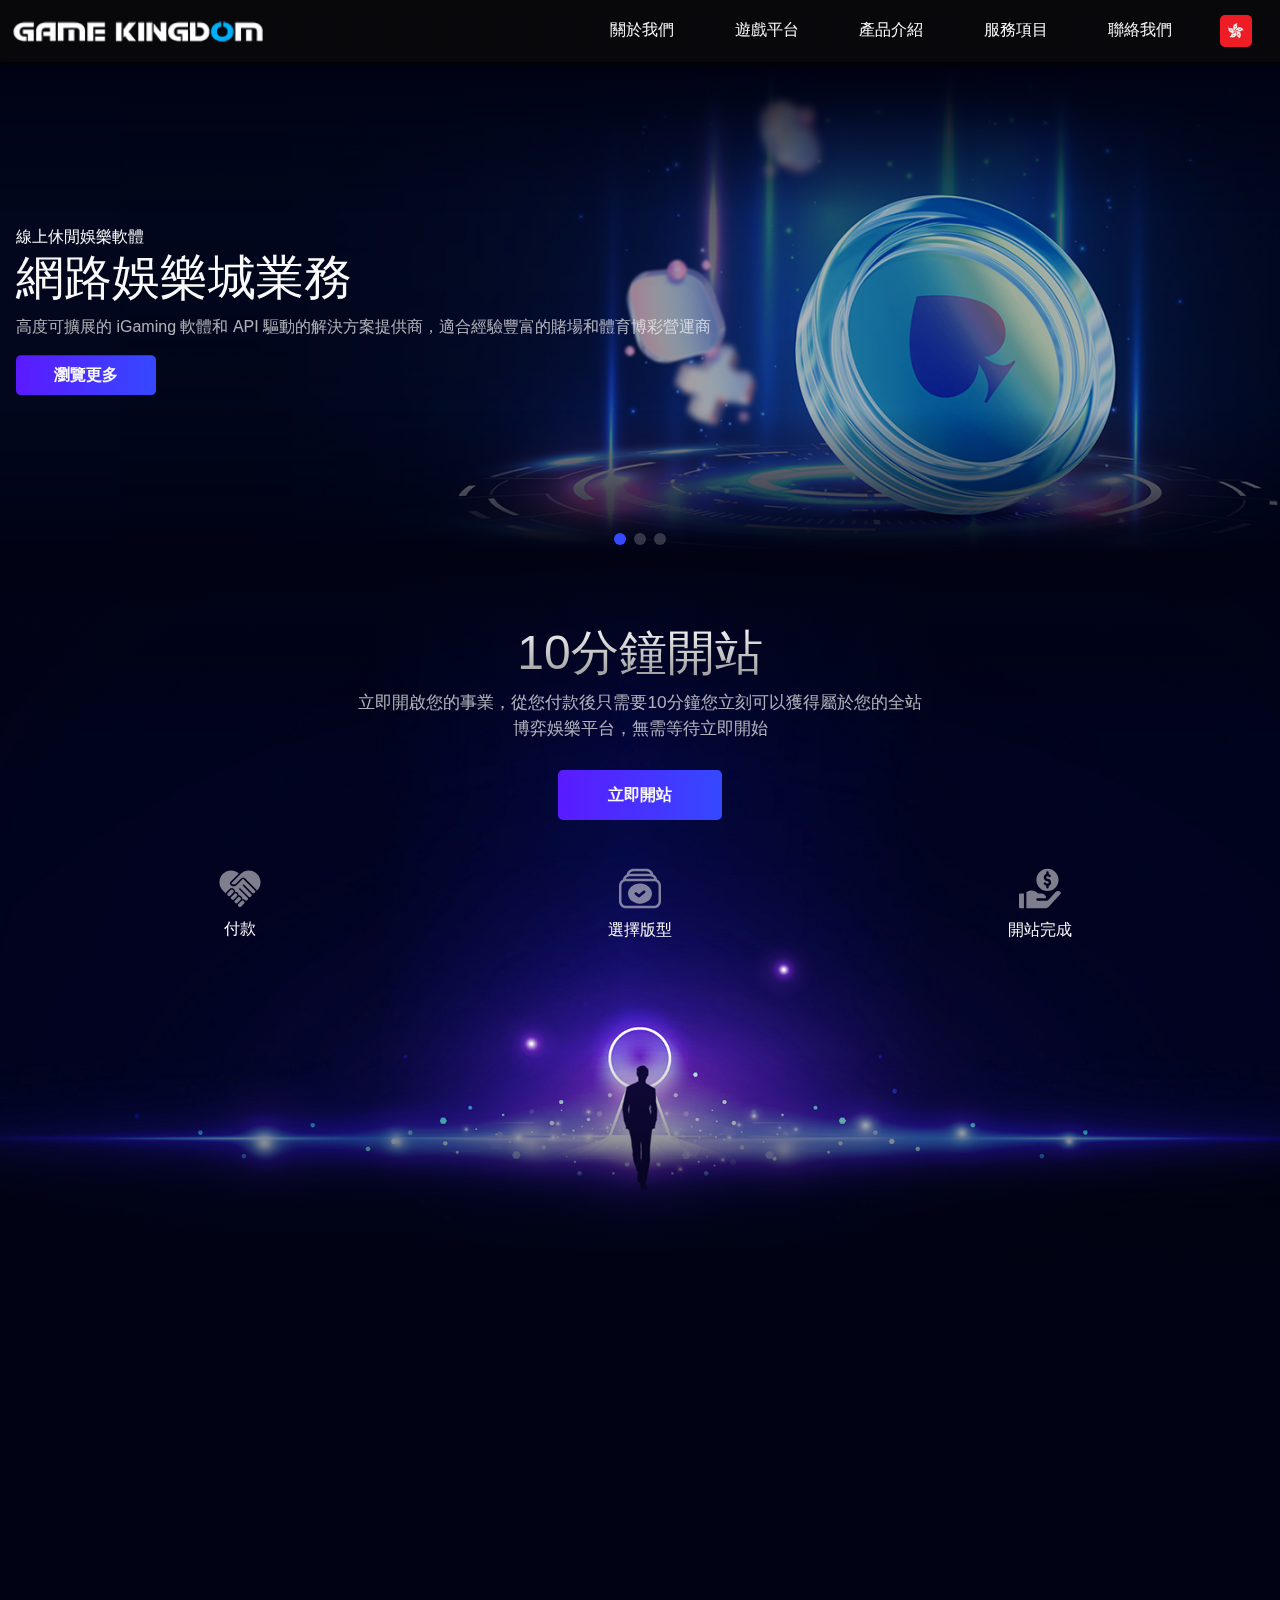
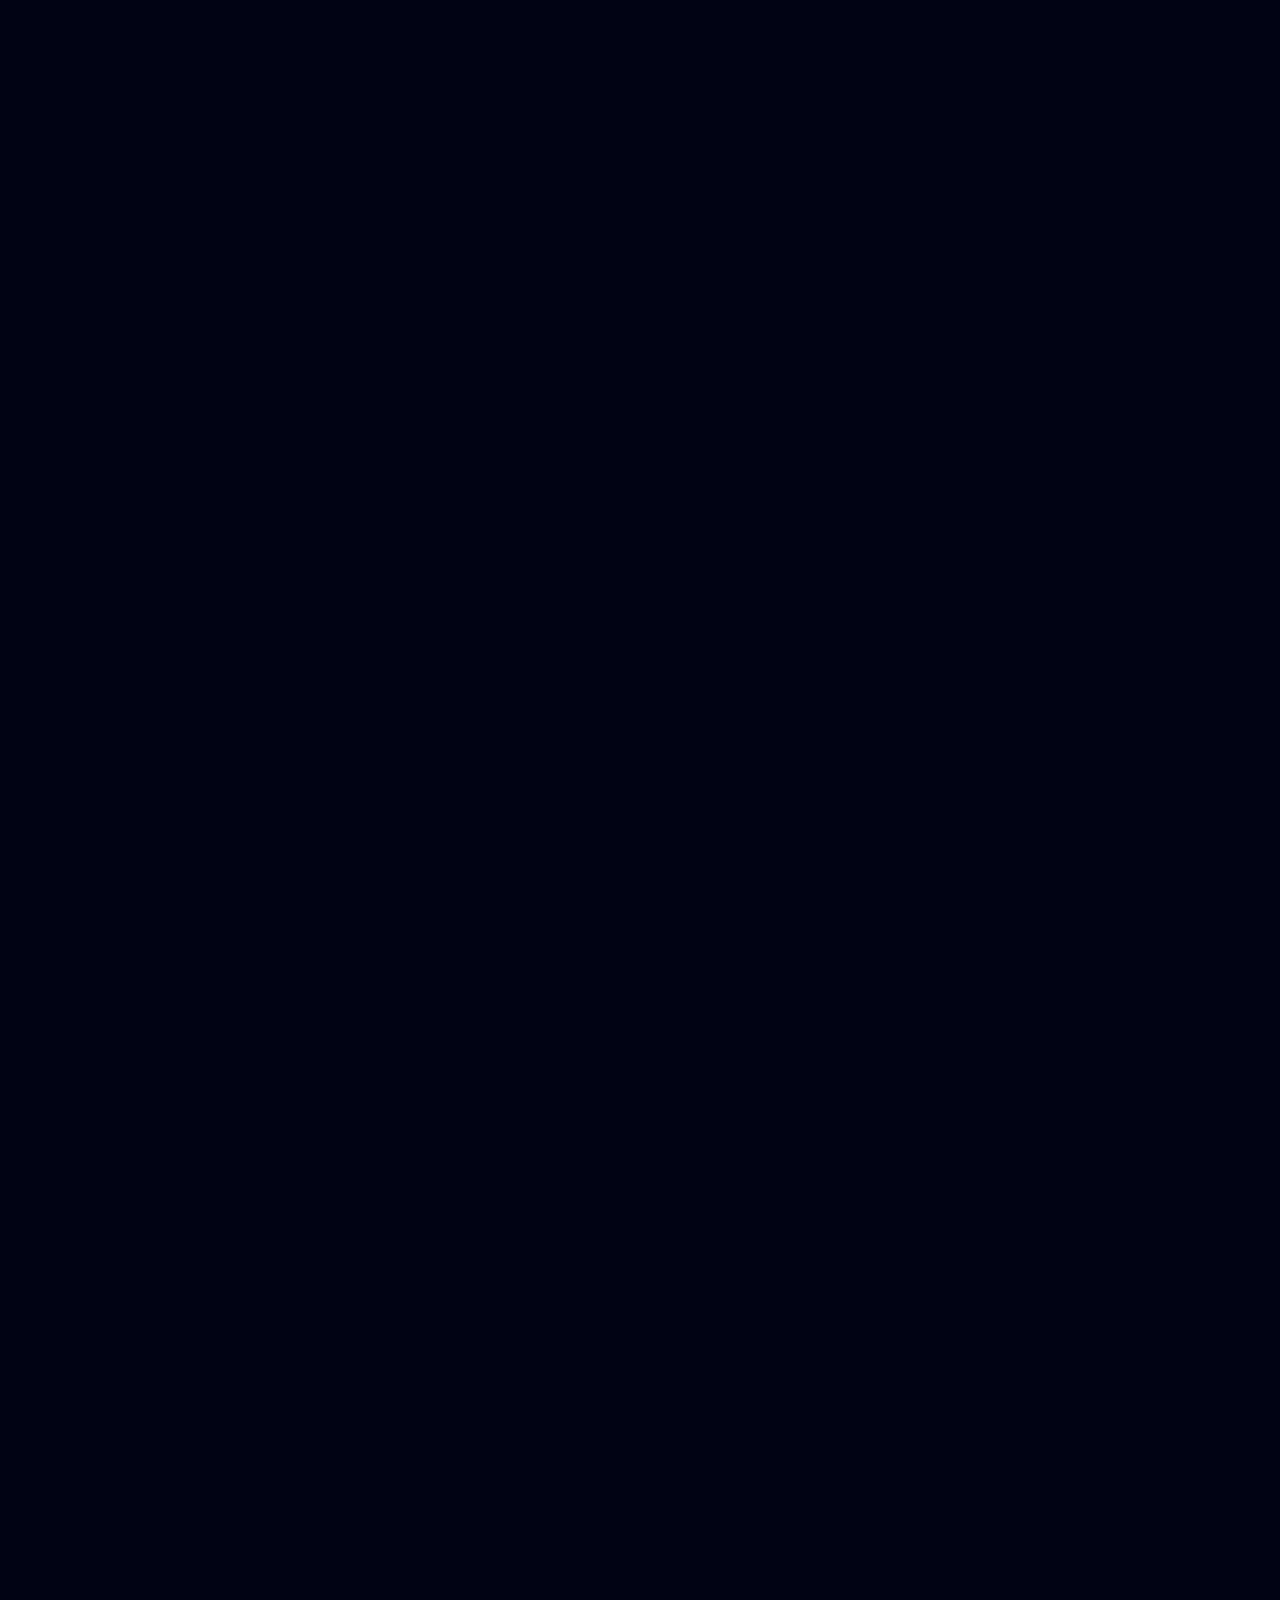
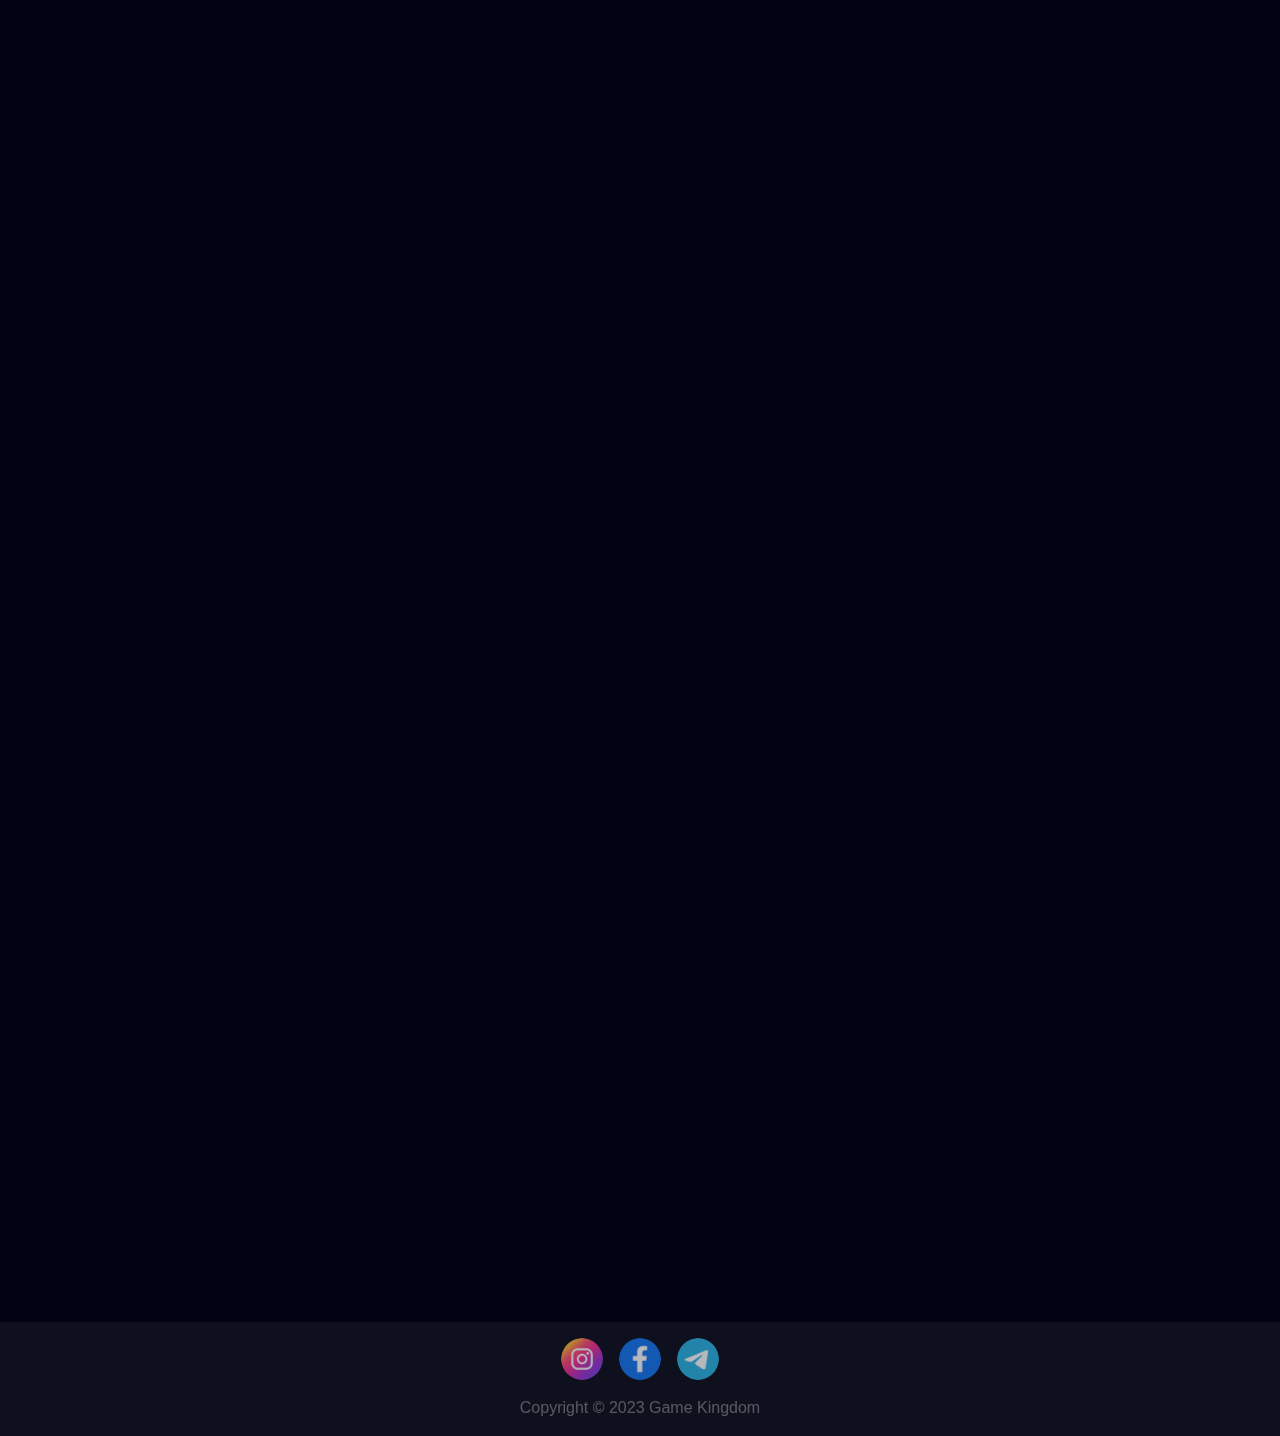
<file: index.html>
<!DOCTYPE html>
<html lang="en">

<head>
  <meta charset="UTF-8">
  <meta name="viewport" content="width=device-width, initial-scale=1.0">
  <title>Game Kingdom</title>
  <link rel="icon" href="images/icon.png" type="image/gif" sizes="16x16">
  <!-- <link rel="stylesheet" href="https://fonts.googleapis.com/icon?family=Material+Icons"> -->
  <link rel='stylesheet' href='css/bootstrap.min.css'>
  <!-- <link rel='stylesheet' href='https://cdnjs.cloudflare.com/ajax/libs/font-awesome/4.7.0/css/font-awesome.min.css'> -->
  <link rel="stylesheet" href="css/plugins.css">
  <link rel="stylesheet" href="layout.css">
  <link rel="stylesheet" href="menu.css">
  <script src='js/jquery.min.js'></script>
  <!--  -->
  <!-- <link rel="stylesheet" href="css/flaticon.css"> -->
  <!-- <link rel="stylesheet" href="css/animate.css"> -->
  <!-- <link rel="stylesheet" href="css/swiper.min.css"> -->
  <!-- <link rel="stylesheet" href="css/slider-big.css"> -->
  <!-- banner slider -->
  <link rel="stylesheet" href="swiper-bigger/swiper.css">
  <link rel="stylesheet" href="swiper-bigger/swiper-slide.css">
  <!-- local interface -->
  <link rel="stylesheet" href="css/slider-ui.css">
  <!-- feedback -->
  <link rel="stylesheet" href="owl-carousel/owl-example.css">
  <!-- <link rel="stylesheet" href="owl-carousel/owl.carousel.css"> -->
  <link rel="stylesheet" href="owl-carousel/owl.theme.css">
  <!-- QA -->
  <link rel="stylesheet" href="css/accordion.css">

</head>

<body>
  <div class="over-menu"></div>
  <header>
    <div class="desk-menu">
      <div class="logo">
        <div class="logo-adn"><a title="" href="">Game <span>Kingdom</span></a></div>
      </div>
      <div class="menu-container">
        <div class="menu-header-container">
          <ul id="cd-primary-nav" class="menu">
            <li class="menu-item menu-item-has-children">
              <a href="about.html">關於我們</a>
              <ul class="sub-menu">
                <li class="menu-item"><a href="about.html">品牌優勢</a></li>
                <li class="menu-item"><a href="about.html#02">我們的優勢</a></li>
              </ul>
            </li>
            <li class="menu-item"><a href="game.html">遊戲平台</a></li>
            <!-- <li class="menu-item"><a href="solution.html">解決方案</a></li> -->
            <li class="menu-item menu-item-has-children">
              <a>產品介紹</a>
              <ul class="sub-menu">
                <li class="menu-item"><a href="product.html">用戶介面</a></li>
                <li class="menu-item"><a href="product.html#02">後台系統</a></li>
                <li class="menu-item"><a href="product.html#03">建站流程</a></li>
              </ul>
            </li>
            <li class="menu-item menu-item-has-children">
              <a>服務項目</a>
              <ul class="sub-menu">
                <li class="menu-item"><a href="service.html">卓越升級</a></li>
                <li class="menu-item"><a href="service.html#02">服務項目</a></li>
              </ul>
            </li>
            <li class="menu-item">
              <a href="contact.html">聯絡我們</a>
            </li>
          </ul>
        </div>
      </div>
      <div class="dropdown">
        <img src="images/flat/lan-hk.png" alt="" onclick="myFunction()" class="dropbtn">
        <div id="myDropdown" class="dropdown-content">
          <li><img src="images/flat/lan-ar.png" alt=""></li>
          <li><img src="images/flat/lan-br.png" alt=""></li>
          <li><img src="images/flat/lan-cn.png" alt=""></li>
          <li><img src="images/flat/lan-ec.png" alt=""></li>
          <li><img src="images/flat/lan-es.png" alt=""></li>
          <li class="active"><img src="images/flat/lan-hk.png" alt=""></li>
          <li><img src="images/flat/lan-hn.png" alt=""></li>
          <li><img src="images/flat/lan-us.png" alt=""></li>
        </div>
      </div>
      <div class="hamburger-menu">
        <div class="bar"></div>
      </div>      
    </div>
  </header>

  <section class="banner">
    <div id="swiper" class="swiper">
      <!-- Additional required wrapper -->
      <div class="swiper-wrapper">
        <div class="swiper-slide">
          <div class="swiper-inner" data-bgimage="url(images/slider/01.webp)">
            <div class="sw-caption">
              <div class="container">
                <div data-swiper-parallax="300" class="slide-title"><span>線上休閒娛樂軟體</span>
                  <h2>網路娛樂城業務</h2>
                </div>
                <div data-swiper-parallax="400" class="slide-text">
                  <p>高度可擴展的 iGaming 軟體和 API 驅動的解決方案提供商，適合經驗豐富的賭場和體育博彩營運商</p>
                </div>
                <div data-swiper-parallax="500">
                  <a class="btn-main" href=""><span>瀏覽更多</span></a>
                </div>
              </div>
            </div>
            <div class="sw-overlay"></div>
          </div>
        </div>
        <div class="swiper-slide">
          <div class="swiper-inner" data-bgimage="url(images/slider/02.webp)">
            <div class="sw-caption">
              <div class="container">
                <div data-swiper-parallax="300" class="slide-title">
                  <h2>打造專屬您的<span>娛樂帝國</span></h2>
                </div>
                <div data-swiper-parallax="400" class="slide-text">
                  <p>GK遊戲王國大量投資發展內部系統、深層最佳化架構、大數據分析，配備全新世界頂尖伺服器及一流雲端技術</p>
                </div>
                <div data-swiper-parallax="500">
                  <a class="btn-main" href=""><span>瀏覽更多</span></a>
                </div>
              </div>
            </div>
            <div class="sw-overlay"></div>
          </div>
        </div>
        <div class="swiper-slide">
          <div class="swiper-inner" data-bgimage="url(images/slider/06.jpg)">
            <div class="sw-caption">
              <div class="container">
                <div data-swiper-parallax="300" class="slide-title">
                  <h2>線上遊戲娛樂新星</h2>
                </div>
                <div data-swiper-parallax="400" class="slide-text">
                  <p>發現市場先機，準備資源基礎，帶領客戶一同探索新市場</p>
                </div>
                <div data-swiper-parallax="500">
                  <a class="btn-main" href=""><span>瀏覽更多</span></a>
                </div>
              </div>
            </div>
            <div class="sw-overlay"></div>
          </div>
        </div>
      </div>
      <!-- swipper controls -->
      <div class="swiper-pagination swiper-pagination-clickable swiper-pagination-bullets">
        <span class="swiper-pagination-bullet swiper-pagination-bullet-active"></span>
        <span class="swiper-pagination-bullet"></span>
        <span class="swiper-pagination-bullet"></span>
      </div>
      <div class="swiper-pagination"></div>
      <div class="swiper-button-prev"></div>
      <div class="swiper-button-next"></div>
      <div class="de-gradient-edge-top"></div>
      <div class="de-gradient-edge-bottom"></div>
      <div class="swiper-scrollbar"></div>
    </div>
  </section>

  <!-- 開站 -->
  <section class="site">
    <div class="open-site">
      <article>
        <h2>10分鐘開站</h2> <small>立即開啟您的事業，從您付款後只需要10分鐘您立刻可以獲得屬於您的全站博弈娛樂平台，無需等待立即開始</small>
      </article>
      <a class="btn-main wow fadeInUp" data-wow-delay="0s"><span>立即開站</span>
        <div class="xiaoguo"></div>
      </a>
      <div class="step-flow">
        <div class="wow fadeInRight" data-wow-delay="0s"><img src="images/svg/main/ico-pay.svg" alt=""><span>付款</span>
        </div>
        <div class="wow fadeInRight" data-wow-delay=".1s"><img src="images/svg/main/ico-template.svg"
            alt=""><span>選擇版型</span></div>
        <div class="wow fadeInRight" data-wow-delay=".2s"><img src="images/svg/main/ico-finish.svg"
            alt=""><span>開站完成</span></div>
      </div>
    </div>
    <div class="bg_index">
      <div class="de-gradient-edge-top"></div>
      <div class="de-gradient-edge-bottom"></div>
    </div>
  </section>

  <div class="container">
    <!-- 我們能提供您 -->
    <section class="container-full">
      <div class="row">
        <div class="subtitle wow fadeInUp" data-wow-delay="0s">
          <article>
            <em>我們是誰</em>
            <h2>我們能提供您</h2><small></small>
          </article>
        </div>
      </div>
      <div class="row support">
        <div class="col-12 col-sm-6 col-md-6 col-lg-3 wow fadeInRight" data-wow-delay="0s">
          <img src="images/icon-member.png" alt="">
          <h5>會員系統</h5>
          <p>想想文字內容，說一下看看吧! 主要是提供網站搭建，系統維護，策劃活動，支付系統，網站域名，網站伺服器。</p>
        </div>
        <div class="col-12 col-sm-6 col-md-6 col-lg-3 wow fadeInRight" data-wow-delay=".1s">
          <img src="images/icon-vip.png" alt="">
          <h5>VIP客製化</h5>
          <p>想想文字內容，說一下看看吧! 主要是提供網站搭建，系統維護，策劃活動，支付系統，網站域名，網站伺服器。</p>
        </div>
        <div class="col-12 col-sm-6 col-md-6 col-lg-3 wow fadeInRight" data-wow-delay=".2s">
          <img src="images/icon-payment.png" alt="">
          <h5>多元支付類型</h5>
          <p>想想文字內容，說一下看看吧! 主要是提供網站搭建，系統維護，策劃活動，支付系統，網站域名，網站伺服器。</p>
        </div>
        <div class="col-12 col-sm-6 col-md-6 col-lg-3 wow fadeInRight" data-wow-delay=".3s">
          <img src="images/icon-agent.png" alt="">
          <h5>代理商機制</h5>
          <p>想想文字內容，說一下看看吧! 主要是提供網站搭建，系統維護，策劃活動，支付系統，網站域名，網站伺服器。</p>
        </div>
      </div>
    </section>
  </div>
  <!-- 熱門遊戲 -->
  <section id="game" class="wow fadeInUp" data-wow-delay="0s">
    <div class="container">
      <div class="container-full">
        <div class="row">
          <div class="subtitle">
            <article>
              <em>我們的產品</em>
              <h2>熱門遊戲</h2>
              <small></small>
            </article>
          </div>
        </div>
        <div class="row g-4">
          <div class="col-lg-2 col-md-4 col-sm-6 col-6">
            <div class="de-item wow">
              <div class="d-overlay">
                <div class="tag"><img src="images/providers2/01_bg.webp" alt=""></div>
                <div class="d-label">Arcade</div>
                <div class="d-text">
                  <h4>Thunder and City</h4>
                  <!-- <p class="d-price">Starting at <span class="price">$14.99</span></p> -->
                  <a class="btn-main btn-fullwidth" href=""><span>遊玩</span></a>
                </div>
              </div>
              <img src="images/game/fc_arcade.webp" class="img-fluid " alt="">
            </div>
          </div>
          <div class="col-lg-2 col-md-4 col-sm-6 col-6">
            <div class="de-item wow">
              <div class="d-overlay">
                <div class="tag"><img src="images/providers2/09_jili.webp" alt=""></div>
                <div class="d-label">Fishing</div>
                <div class="d-text">
                  <h4>StarHunter</h4>
                  <!-- <p class="d-price">Starting at <span class="price">$14.99</span></p> -->
                  <a class="btn-main btn-fullwidth" href=""><span>遊玩</span></a>
                </div>
              </div>
              <img src="images/game/fc_fishing.webp" class="img-fluid " alt="">
            </div>
          </div>
          <div class="col-lg-2 col-md-4 col-sm-6 col-6">
            <div class="de-item wow">
              <div class="d-overlay">
                <div class="tag"><img src="images/providers2/05_fc.webp" alt=""></div>
                <div class="d-label">Slot</div>
                <div class="jp"><img src="images/ui/jp.png" alt=""></div>
                <div class="d-text">
                  <h4>Chinese New Year 2</h4>
                  <!-- <p class="d-price">Starting at <span class="price">$14.99</span></p> -->
                  <a class="btn-main btn-fullwidth" href=""><span>遊玩</span></a>
                </div>
              </div>
              <img src="images/game/fc_slot.webp" class="img-fluid " alt="">
            </div>
          </div>
          <div class="col-lg-2 col-md-4 col-sm-6 col-6">
            <div class="de-item wow">
              <div class="d-overlay">
                <div class="tag"><img src="images/providers2/10_km.webp" alt=""></div>
                <div class="d-label">
                  <div class="live"></div>Table
                </div>
                <div class="d-text">
                  <h4>Lucky 9</h4>
                  <!-- <p class="d-price">Starting at <span class="price">$14.99</span></p> -->
                  <a class="btn-main btn-fullwidth" href=""><span>遊玩</span></a>
                </div>
              </div>
              <img src="images/game/fc_table.webp" class="img-fluid " alt="">
            </div>
          </div>
          <div class="col-lg-2 col-md-4 col-sm-6 col-6">
            <div class="de-item wow">
              <div class="d-overlay">
                <div class="tag"><img src="images/providers2/05_fc.webp" alt=""></div>
                <div class="jp"><img src="images/ui/jp.png" alt=""></div>
                <div class="d-label">Arcade</div>
                <div class="d-text">
                  <h4>Money Tree Dozer</h4>
                  <!-- <p class="d-price">Starting at <span class="price">$14.99</span></p> -->
                  <a class="btn-main btn-fullwidth" href=""><span>遊玩</span></a>
                </div>
              </div>
              <img src="images/game/27001.webp" class="img-fluid " alt="">
            </div>
          </div>
          <div class="col-lg-2 col-md-4 col-sm-6 col-6">
            <div class="de-item wow">
              <div class="d-overlay">
                <div class="tag"><img src="images/providers2/10_km.webp" alt=""></div>
                <div class="d-label">Table</div>
                <div class="d-text">
                  <h4>Win Win Neko</h4>
                  <!-- <p class="d-price">Starting at <span class="price">$14.99</span></p> -->
                  <a class="btn-main btn-fullwidth" href=""><span>遊玩</span></a>
                </div>
              </div>
              <img src="images/game/22050.webp" class="img-fluid " alt="">
            </div>
          </div>
          <div class="col-lg-2 col-md-4 col-sm-6 col-6">
            <div class="de-item wow">
              <div class="d-overlay">
                <div class="tag"><img src="images/providers2/23_yb.webp" alt=""></div>
                <div class="jackpot"></div>
                <div class="d-label">LIVE</div>
                <div class="d-text">
                  <h4>Gods Grant Fortune</h4>
                  <!-- <p class="d-price">Online：<span class="price">$14.99</span></p> -->
                  <a class="btn-main btn-fullwidth" href=""><span>遊玩</span></a>
                </div>
              </div>
              <img src="images/game/01_bg_live 1.jpg" class="img-fluid " alt="">
            </div>
          </div>
          <div class="col-lg-2 col-md-4 col-sm-6 col-6">
            <div class="de-item wow">
              <div class="d-overlay">
                <div class="tag"><img src="images/providers2/05_fc.webp" alt=""></div>
                <div class="d-label">Slot</div>
                <div class="d-text">
                  <h4>Lucky Fortunes</h4>
                  <!-- <p class="d-price">Online：<span class="price">$14.99</span></p> -->
                  <a class="btn-main btn-fullwidth" href=""><span>遊玩</span></a>
                </div>
              </div>
              <img src="images/game/27001.webp" class="img-fluid " alt="">
            </div>
          </div>
          <div class="col-lg-2 col-md-4 col-sm-6 col-6">
            <div class="de-item wow">
              <div class="d-overlay">
                <div class="tag"><img src="images/providers2/03_e1sports.webp" alt=""></div>
                <div class="d-label">Slot</div>
                <div class="d-text">
                  <h4>GO GO RISE</h4>
                  <!-- <p class="d-price">Online：<span class="price">$14.99</span></p> -->
                  <a class="btn-main btn-fullwidth" href=""><span>遊玩</span></a>
                </div>
              </div>
              <img src="images/game/22050.webp" class="img-fluid " alt="">
            </div>
          </div>
          <div class="col-lg-2 col-md-4 col-sm-6 col-6">
            <div class="de-item wow">
              <div class="d-overlay">
                <div class="tag"><img src="images/providers2/24_yl.webp" alt=""></div>
                <div class="d-label">Fishing</div>
                <div class="d-text">
                  <h4>Game Name</h4>
                  <!-- <p class="d-price">Online：<span class="price">133</span></p> -->
                  <a class="btn-main btn-fullwidth" href=""><span>遊玩</span></a>
                </div>
              </div>
              <img src="images/game/24_yl_fishing.webp" class="img-fluid" alt="">
            </div>
          </div>
          <div class="col-lg-2 col-md-4 col-sm-6 col-6">
            <div class="de-item wow">
              <div class="d-overlay">
                <div class="tag"><img src="images/providers2/19_sg.webp" alt=""></div>
                <div class="d-label">Slot</div>
                <div class="d-text">
                  <h4>Legend of Inca</h4>
                  <!-- <p class="d-price">Online：<span class="price">133</span></p> -->
                  <a class="btn-main btn-fullwidth" href=""><span>遊玩</span></a>
                </div>
              </div>
              <img src="images/game/19_sg_slot.webp" class="img-fluid" alt="">
            </div>
          </div>
          <div class="col-lg-2 col-md-4 col-sm-6 col-6">
            <div class="de-item wow">
              <div class="d-overlay">
                <div class="tag"><img src="images/providers2/13_pg.webp" alt=""></div>
                <div class="jackpot"></div>
                <div class="d-label">LIVE</div>
                <div class="d-text">
                  <h4>Legend of Inca</h4>
                  <!-- <p class="d-price">Online：<span class="price">133</span></p> -->
                  <a class="btn-main btn-fullwidth" href=""><span>遊玩</span></a>
                </div>
              </div>
              <img src="images/game/18_sexy_live 1.jpg" class="img-fluid" alt="">
            </div>
          </div>
        </div>
      </div>
    </div>
    <div class="bg-game">
      <div class="de-gradient-edge-top"></div>
      <div class="de-gradient-edge-bottom"></div>
    </div>
  </section>
  <div class="container">
    <!-- 合作伙伴 -->
    <section class="provider wow fadeInUp" data-wow-delay=".1s">
      <div class="container-full">
        <div class="row">
          <div class="col-lg-5">
            <div class="subtitle">
              <article>
                <em>知名遊戲商</em>
                <h2>合作伙伴</h2>
                <small class="t-center">200+遊戲供應商夥伴，10,000+款遊戲！</small>
              </article>
            </div>
          </div>
          <div class="col-lg-7">
            <div class="row g-4 game-provider">
              <div class="col-sm-3 col-4">
                <div class="p-2">
                  <img src="images/providers/33_RSG.webp" class="img-fluid" alt="">
                </div>
              </div>
              <div class="col-sm-3 col-4">
                <div class="p-2">
                  <div class="star">★</div><!-- ★ ☆ -->
                  <img src="images/providers/05.webp" class="img-fluid" alt="">
                </div>
              </div>
              <div class="col-sm-3 col-4">
                <div class="p-2">
                  <img src="images/providers/02.webp" class="img-fluid" alt="">
                </div>
              </div>
              <div class="col-sm-3 col-4">
                <div class="p-2">
                  <img src="images/providers/09.webp" class="img-fluid" alt="">
                </div>
              </div>
              <div class="col-sm-3 col-4">
                <div class="p-2">
                  <div class="star">★</div><!-- ★ ☆ -->
                  <img src="images/providers/13.webp" class="img-fluid" alt="">
                </div>
              </div>
              <div class="col-sm-3 col-4">
                <div class="p-2">
                  <img src="images/providers/17.webp" class="img-fluid" alt="">
                </div>
              </div>
              <div class="col-sm-3 col-4">
                <div class="p-2">
                  <img src="images/providers/12.webp" class="img-fluid" alt="">
                </div>
              </div>
              <div class="col-sm-3 col-4">
                <div class="p-2">
                  <img src="images/providers/16.webp" class="img-fluid" alt="">
                </div>
              </div>
              <div class="col-sm-3 col-4">
                <div class="p-2">
                  <img src="images/providers/10.webp" class="img-fluid" alt="">
                </div>
              </div>
              <div class="col-sm-3 col-4">
                <div class="p-2">
                  <img src="images/providers/24.webp" class="img-fluid" alt="">
                </div>
              </div>
              <div class="col-sm-3 col-4">
                <div class="p-2">
                  <img src="images/providers/23.webp" class="img-fluid" alt="">
                </div>
              </div>
              <div class="col-sm-3 col-4">
                <div class="p-2">
                  <img src="images/providers/26.webp" class="img-fluid" alt="">
                </div>
              </div>
            </div>
          </div>
        </div>
      </div>
    </section>
    <!-- 友善的本地化介面 -->
    <section class="wow fadeInUp" data-wow-delay=".2s">
      <div class="container-full">
        <div class="row align-items-center">
          <div class="" style="display: flex; flex-direction: column; align-items: center;">
            <article>
              <h2>友善的本地化介面</h2>
              <small class="t-center">全球化的思維、在地化的設計、專業的技術、創新的體驗</small>
            </article>
            <!-- Swiper -->
            <div id="slider">
              <input type="radio" name="slider" id="s1">
              <input type="radio" name="slider" id="s2">
              <input type="radio" name="slider" id="s3" checked>
              <input type="radio" name="slider" id="s4">
              <input type="radio" name="slider" id="s5">
              <label for="s1" id="slide1"><img src="images/t1.jpg" alt=""></label>
              <label for="s2" id="slide2"><img src="images/t2.jpg" alt=""></label>
              <label for="s3" id="slide3"><img src="images/t3.jpg" alt=""></label>
              <label for="s4" id="slide4"><img src="images/t4.jpg" alt=""></label>
              <label for="s5" id="slide5"><img src="images/t5.jpg" alt=""></label>
            </div>
            <a class="btn-main" style="padding: 20px 50px;"><span>瀏覽更多</span></a>
          </div>
        </div>
      </div>
    </section>
  </div>
  <!-- 用戶反饋 -->
  <section class="feedback wow fadeInUp" data-wow-delay=".3s">
    <div class="container">
      <div class="container-full">
        <div class="row">
          <div class="subtitle">
            <article>
              <em>用戶反饋&評論</em>
              <h2>4.85 out of 5</h2>
            </article>
          </div>
        </div>
      </div>
    </div>
    <div id="owl-example" class="owl-carousel">
      <div class="item">
        <p>想想文字內容，說一下看看吧! 主要是提供網站搭建，系統維護，策劃活動，支付系統，網站域名，網站伺服器。</p>
        <img src="images/ui/logo (1).png" alt="">
        <small>BET 8BR</small>
      </div>
      <div class="item">
        <p>想想文字內容，說一下看看吧! 主要是提供網站搭建，系統維護，策劃活動，支付系統，網站域名，網站伺服器。</p>
        <img src="images/ui/logo (2).png" alt="">
        <small>BELLABET</small>
      </div>
      <div class="item">
        <p>想想文字內容，說一下看看吧! 主要是提供網站搭建，系統維護，策劃活動，支付系統，網站域名，網站伺服器。</p>
        <img src="images/ui/logo (5).png" alt="">
        <small>DINDIN</small>
      </div>
      <div class="item">
        <p>想想文字內容，說一下看看吧! 主要是提供網站搭建，系統維護，策劃活動，支付系統，網站域名，網站伺服器。</p>
        <img src="images/ui/logo (7).png" alt="">
        <small>Game Kingdom</small>
      </div>
      <div class="item">
        <p>想想文字內容，說一下看看吧! 主要是提供網站搭建，系統維護，策劃活動，支付系統，網站域名，網站伺服器。</p>
        <img src="images/ui/logo (4).png" alt="">
        <small>BET 8BR</small>
      </div>
      <div class="item">
        <p>想想文字內容，說一下看看吧! 主要是提供網站搭建，系統維護，策劃活動，支付系統，網站域名，網站伺服器。</p>
        <img src="images/ui/logo (1).png" alt="">
        <small>SoftBet</small>
      </div>
      <div class="item">
        <p>想想文字內容，說一下看看吧! 主要是提供網站搭建，系統維護，策劃活動，支付系統，網站域名，網站伺服器。</p>
        <img src="images/ui/logo (2).png" alt="">
        <small>BellaBet</small>
      </div>
    </div>
    <div class="bg_comments">
      <div class="de-gradient-edge-top"></div>
      <div class="de-gradient-edge-bottom"></div>
    </div>
  </section>
  <!-- 常見問答QA -->
  <section class="wow fadeInUp" data-wow-delay=".3s">
    <div class="qa">
      <div class="row">
        <div class="subtitle">
          <article>
            <em>隨時提供所需的協助</em>
            <h2>常見問答QA?</h2>
          </article>
        </div>
      </div>
      <div class="accordion row" id="accordionExample">
        <div class="col-lg-6">
          <div class="item">
            <div class="item-header" id="headingOne">
              <button class="btn btn-link" type="button" data-toggle="collapse" data-target="#collapseOne"
                aria-expanded="true" aria-controls="collapseOne">
                <p>什麼是包網平台?</p><i></i>
              </button>
            </div>
            <div id="collapseOne" class="collapse show" aria-labelledby="headingOne" data-parent="#accordionExample">
              <div class="qa-info">包網是互聯網發展迅速的產物，它是整合了各種博彩遊戲的服務平台，為客戶提供一站式的包網解決方案。
                這樣的平台涵蓋了棋牌、彩券、老虎機、電競、運動賽事、真人視訊、等多種遊戲，讓顧客盡情享受完整的賭博娛樂體驗。</div>
            </div>
          </div>
          <div class="item">
            <div class="item-header" id="headingTwo">
              <button class="btn btn-link collapsed" type="button" data-toggle="collapse" data-target="#collapseTwo"
                aria-expanded="false" aria-controls="collapseTwo">
                <p>包網提供的功能有什麼?</p><i></i>
              </button>
            </div>
            <div id="collapseTwo" class="collapse" aria-labelledby="headingTwo" data-parent="#accordionExample">
              <div class="qa-info">包網是互聯網發展迅速的產物，它是整合了各種博彩遊戲的服務平台，為客戶提供一站式的包網解決方案。
                這樣的平台涵蓋了棋牌、彩券、老虎機、電競、運動賽事、真人視訊、等多種遊戲，讓顧客盡情享受完整的賭博娛樂體驗。</div>
            </div>
          </div>
          <div class="item">
            <div class="item-header" id="headingThree">
              <button class="btn btn-link collapsed" type="button" data-toggle="collapse" data-target="#collapseThree"
                aria-expanded="false" aria-controls="collapseThree">
                <p>博彩包網方案有哪些?</p><i></i>
              </button>
            </div>
            <div id="collapseThree" class="collapse" aria-labelledby="headingThree" data-parent="#accordionExample">
              <div class="qa-info">包網是互聯網發展迅速的產物，它是整合了各種博彩遊戲的服務平台，為客戶提供一站式的包網解決方案。
                這樣的平台涵蓋了棋牌、彩券、老虎機、電競、運動賽事、真人視訊、等多種遊戲，讓顧客盡情享受完整的賭博娛樂體驗。</div>
            </div>
          </div>
        </div>
        <div class="col-lg-6">
          <div class="item">
            <div class="item-header" id="headingFour">
              <button class="btn btn-link collapsed" type="button" data-toggle="collapse" data-target="#collapseFour"
                aria-expanded="false" aria-controls="collapseFour">
                <p>GK包網方案包括哪些服務?</p><i></i>
              </button>
            </div>
            <div id="collapseFour" class="collapse" aria-labelledby="headingFour" data-parent="#accordionExample">
              <div class="qa-info">包網是互聯網發展迅速的產物，它是整合了各種博彩遊戲的服務平台，為客戶提供一站式的包網解決方案。
                這樣的平台涵蓋了棋牌、彩券、老虎機、電競、運動賽事、真人視訊、等多種遊戲，讓顧客盡情享受完整的賭博娛樂體驗。</div>
            </div>
          </div>
          <div class="item">
            <div class="item-header" id="headingFive">
              <button class="btn btn-link collapsed" type="button" data-toggle="collapse" data-target="#collapseFive"
                aria-expanded="false" aria-controls="collapseFive">
                <p>完成項目預計時間安排是多久?</p><i></i>
              </button>
            </div>
            <div id="collapseFive" class="collapse" aria-labelledby="headingFive" data-parent="#accordionExample">
              <div class="qa-info">包網是互聯網發展迅速的產物，它是整合了各種博彩遊戲的服務平台，為客戶提供一站式的包網解決方案。
                這樣的平台涵蓋了棋牌、彩券、老虎機、電競、運動賽事、真人視訊、等多種遊戲，讓顧客盡情享受完整的賭博娛樂體驗。</div>
            </div>
          </div>
          <div class="item">
            <div class="item-header" id="headingSix">
              <button class="btn btn-link collapsed" type="button" data-toggle="collapse" data-target="#collapseSix"
                aria-expanded="false" aria-controls="collapseSix">
                <p>GK提供哪些運營後的維護服務和額外服務?</p><i></i>
              </button>
            </div>
            <div id="collapseSix" class="collapse" aria-labelledby="headingSix" data-parent="#accordionExample">
              <div class="qa-info">包網是互聯網發展迅速的產物，它是整合了各種博彩遊戲的服務平台，為客戶提供一站式的包網解決方案。
                這樣的平台涵蓋了棋牌、彩券、老虎機、電競、運動賽事、真人視訊、等多種遊戲，讓顧客盡情享受完整的賭博娛樂體驗。</div>
            </div>
          </div>
        </div>
      </div>
    </div>
    <div class="bg_qa">
      <div class="de-gradient-edge-top"></div>
      <div class="de-gradient-edge-bottom"></div>
    </div>
  </section>

  <footer>
    <div>
      <img src="images/footer/social-ig.png" alt="">
      <img src="images/footer/social-fb.png" alt="">
      <img src="images/footer/social-tg.png" alt="">
    </div>
    <div>Copyright © 2023 Game Kingdom</div>
  </footer>
  <a id="backtop" href="#top"></a>
</body>
<!--  -->
<script src="js/script.js"></script>
<script src="js/plugins.js"></script>
<script src="js/designesia.js"></script>
<script src="js/myDropdown.js"></script>
<!-- banner slider -->
<script src="swiper-bigger/swiper.js"></script>
<script src="swiper-bigger/custom-swiper.js"></script>
<!-- local interface -->
<script src='js/swiper-radio.js'></script>
<!-- feedback -->
<script src="owl-carousel/owl.carousel.min.js"></script>
<script>
  $(document).ready(function ($) {
    $("#owl-example").owlCarousel();
  });
</script>
<!-- accordion -->
<script src='js/popper.min.js'></script>
<script src='js/bootstrap.min.js'></script>

</html>
</file>
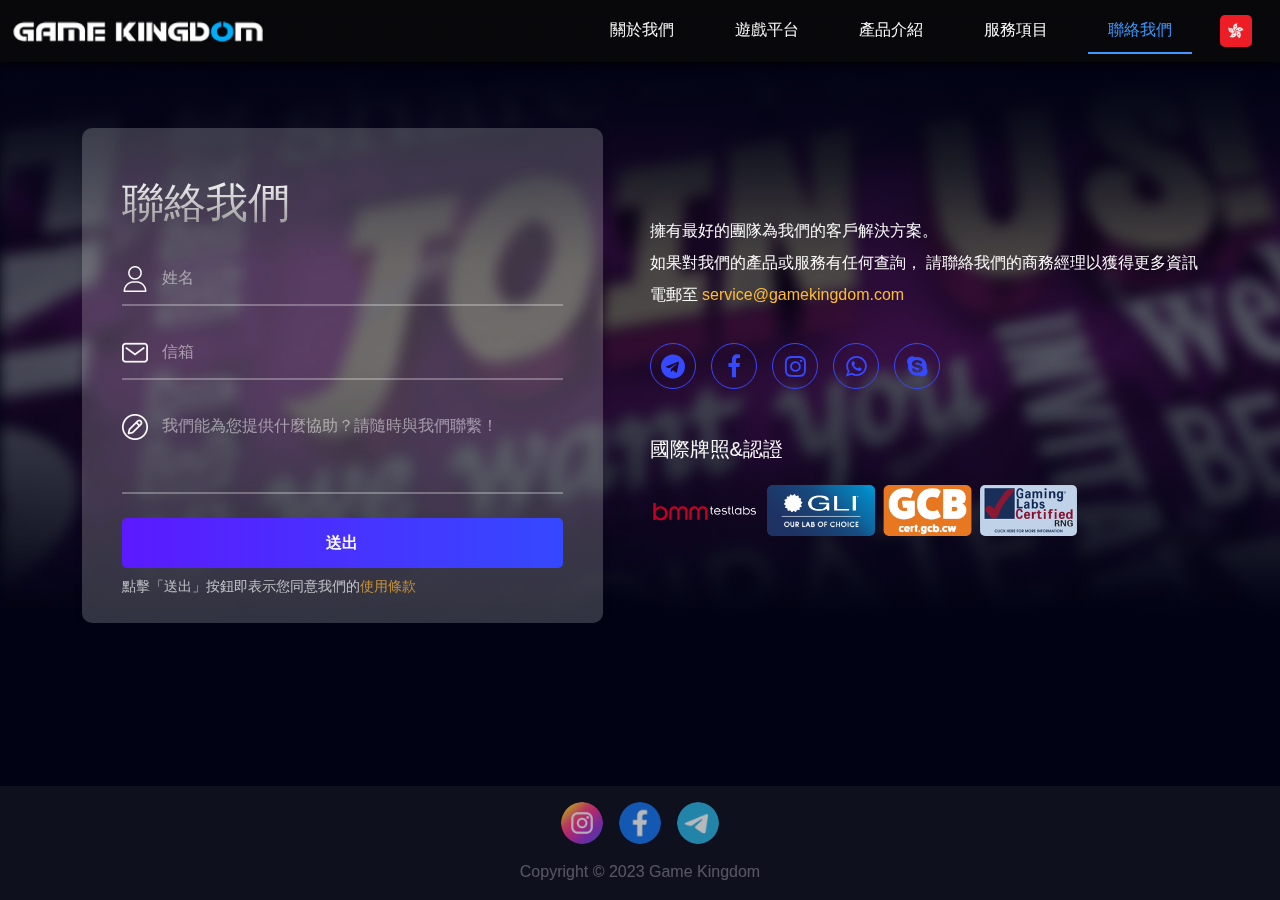
<file: contact.html>
<!DOCTYPE html>
<html lang="en">

<head>
  <meta charset="UTF-8">
  <meta name="viewport" content="width=device-width, initial-scale=1.0">
  <title>Game Kingdom</title>
  <link rel="icon" href="images/icon.png" type="image/gif" sizes="16x16">
  <link rel="stylesheet" href="https://fonts.googleapis.com/icon?family=Material+Icons">
  <link rel='stylesheet' href='css/bootstrap.min.css'>
  <link rel='stylesheet' href='https://cdnjs.cloudflare.com/ajax/libs/font-awesome/4.7.0/css/font-awesome.min.css'>
  <link rel="stylesheet" href="css/plugins.css">
  <link rel="stylesheet" href="layout.css">
  <link rel="stylesheet" href="menu.css">
  <script src='js/jquery.min.js'></script>
  <!--  -->
  <link rel="stylesheet" href="css/form.css">  
</head>

<body>
  <div class="over-menu"></div>
  <header>
    <div class="desk-menu">
      <div class="logo">
        <div class="logo-adn"><a title="" href="index.html">Game <span>Kingdom</span></a></div>
      </div>
      <div class="menu-container">
        <div class="menu-header-container">
          <ul id="cd-primary-nav" class="menu">
            <li class="menu-item menu-item-has-children">
              <a>關於我們</a>
              <ul class="sub-menu">
                <li class="menu-item"><a href="about.html">品牌優勢</a></li>
                <li class="menu-item"><a href="about.html#02">我們的優勢</a></li>
              </ul>
            </li>
            <li class="menu-item"><a href="game.html">遊戲平台</a></li>
            <!-- <li class="menu-item"><a href="solution.html">解決方案</a></li> -->
            <li class="menu-item menu-item-has-children">
              <a>產品介紹</a>
              <ul class="sub-menu">
                <li class="menu-item"><a href="product.html">用戶介面</a></li>
                <li class="menu-item"><a href="product.html#02">後台系統</a></li>
                <li class="menu-item"><a href="product.html#03">建站流程</a></li>
              </ul>
            </li>
            <li class="menu-item menu-item-has-children">
              <a>服務項目</a>
              <ul class="sub-menu">
                <li class="menu-item"><a href="service.html">卓越升級</a></li>
                <li class="menu-item"><a href="service.html#02">服務項目</a></li>
              </ul>
            </li>
            <li class="menu-item active">
              <a href="contact.html">聯絡我們</a>
            </li>
          </ul>
        </div>
      </div>
      <div class="dropdown">
        <img src="images/flat/lan-hk.png" alt="" onclick="myFunction()" class="dropbtn">
        <div id="myDropdown" class="dropdown-content">
          <li><img src="images/flat/lan-ar.png" alt=""></li>
          <li><img src="images/flat/lan-br.png" alt=""></li>
          <li><img src="images/flat/lan-cn.png" alt=""></li>
          <li><img src="images/flat/lan-ec.png" alt=""></li>
          <li><img src="images/flat/lan-es.png" alt=""></li>
          <li class="active"><img src="images/flat/lan-hk.png" alt=""></li>
          <li><img src="images/flat/lan-hn.png" alt=""></li>
          <li><img src="images/flat/lan-us.png" alt=""></li>
        </div>
      </div>
      <div class="hamburger-menu">
        <div class="bar"></div>
      </div>      
    </div>
  </header>

  <section style="min-height: calc(100% - 114px);">
    <div id="bgk-contact">
      <div class="de-gradient-edge-top"></div>
      <div class="de-gradient-edge-bottom"></div>
      <div class="container">
        <div class="row layout-center">
          <div class="col-12 col-sm-12 col-lg-6">
            <div class="form">
              <div class="text">
                <h3>聯絡我們</h3>
              </div>
              <form action="#">
                <div class="form-row">
                  <div class="input-data">
                    <input type="text" required>
                    <div class="underline"></div>
                    <label for="name">姓名</label>
                  </div>
                  <div class="input-data">
                    <input type="text" required>
                    <div class="underline"></div>
                    <label for="mail">信箱</label>
                  </div>
                  <div class="input-data textarea">
                    <textarea rows="8" cols="80" required></textarea>
                    <br />
                    <div class="underline"></div>
                    <label for="message">我們能為您提供什麼協助？請隨時與我們聯繫！</label>
                  </div>
                </div>                
                <a class="btn-main" href="" data-hover="送出"><span>送出</span></a>
                <p>點擊「送出」按鈕即表示您同意我們的<a href="">使用條款</a></p>
                <!-- <div class="form-row submit-btn">
                  <div class="input-data">
                    <div class="inner"></div>
                    <input type="submit" value="submit">
                  </div>
                </div> -->
              </form>
            </div>
          </div>
          <div class="col-12 col-sm-12 col-lg-6">
            <div class="info">
              <p>擁有最好的團隊為我們的客戶解決方案。<br />
                如果對我們的產品或服務有任何查詢，
                請聯絡我們的商務經理以獲得更多資訊電郵至 <a href="mailto:service@gamekingdom.com">service@gamekingdom.com</a>
              </p>
              <!-- <p>擁有最好的團隊為我們的客戶解決方案。<br />
                我們鼓勵員工發揮自己的優勢，並認可他們的成就。<br />
                我們需要更多有才華的人才加入我們，一起在這裡發展您的事業。<br />
                有興趣者，請把履歷表電郵至 <a href="mailto:service@gamekingdom.com">service@gamekingdom.com</a></p> -->
              <div class="social-btns">
                <span class="btn telegram" href=""><i class="fa fa-telegram"></i></span>
                <a class="btn facebook" href=""><i class="fa fa-facebook"></i></a>
                <a class="btn instagram" href=""><i class="fa fa-instagram"></i></a>
                <a class="btn whatsapp" href=""><i class="fa fa-whatsapp"></i></a>
                <a class="btn skype" href=""><i class="fa fa-skype"></i></a>
              </div>
              <h5>國際牌照&認證</h5>
              <div class="img">
                <img src="images/ui/Licenses-01.png" alt="">
                <img src="images/ui/Licenses-02.png" alt="">
                <img src="images/ui/Licenses-03.png" alt="">
                <img src="images/ui/certified.png" alt="">
              </div>
            </div>
          </div>
        </div>
      </div>
    </div>
  </section>

  <footer>
    <div><img src="images/footer/social-ig.png" alt=""><img src="images/footer/social-fb.png" alt=""><img
        src="images/footer/social-tg.png" alt=""></div>
    <div>Copyright © 2023 Game Kingdom</div>
  </footer>
  <a id="backtop" href="#top"></a>
</body>
<script src="js/script.js"></script>
<script src="js/plugins.js"></script>
<script src="js/designesia.js"></script>
<script src="js/myDropdown.js"></script>
</html>
</file>
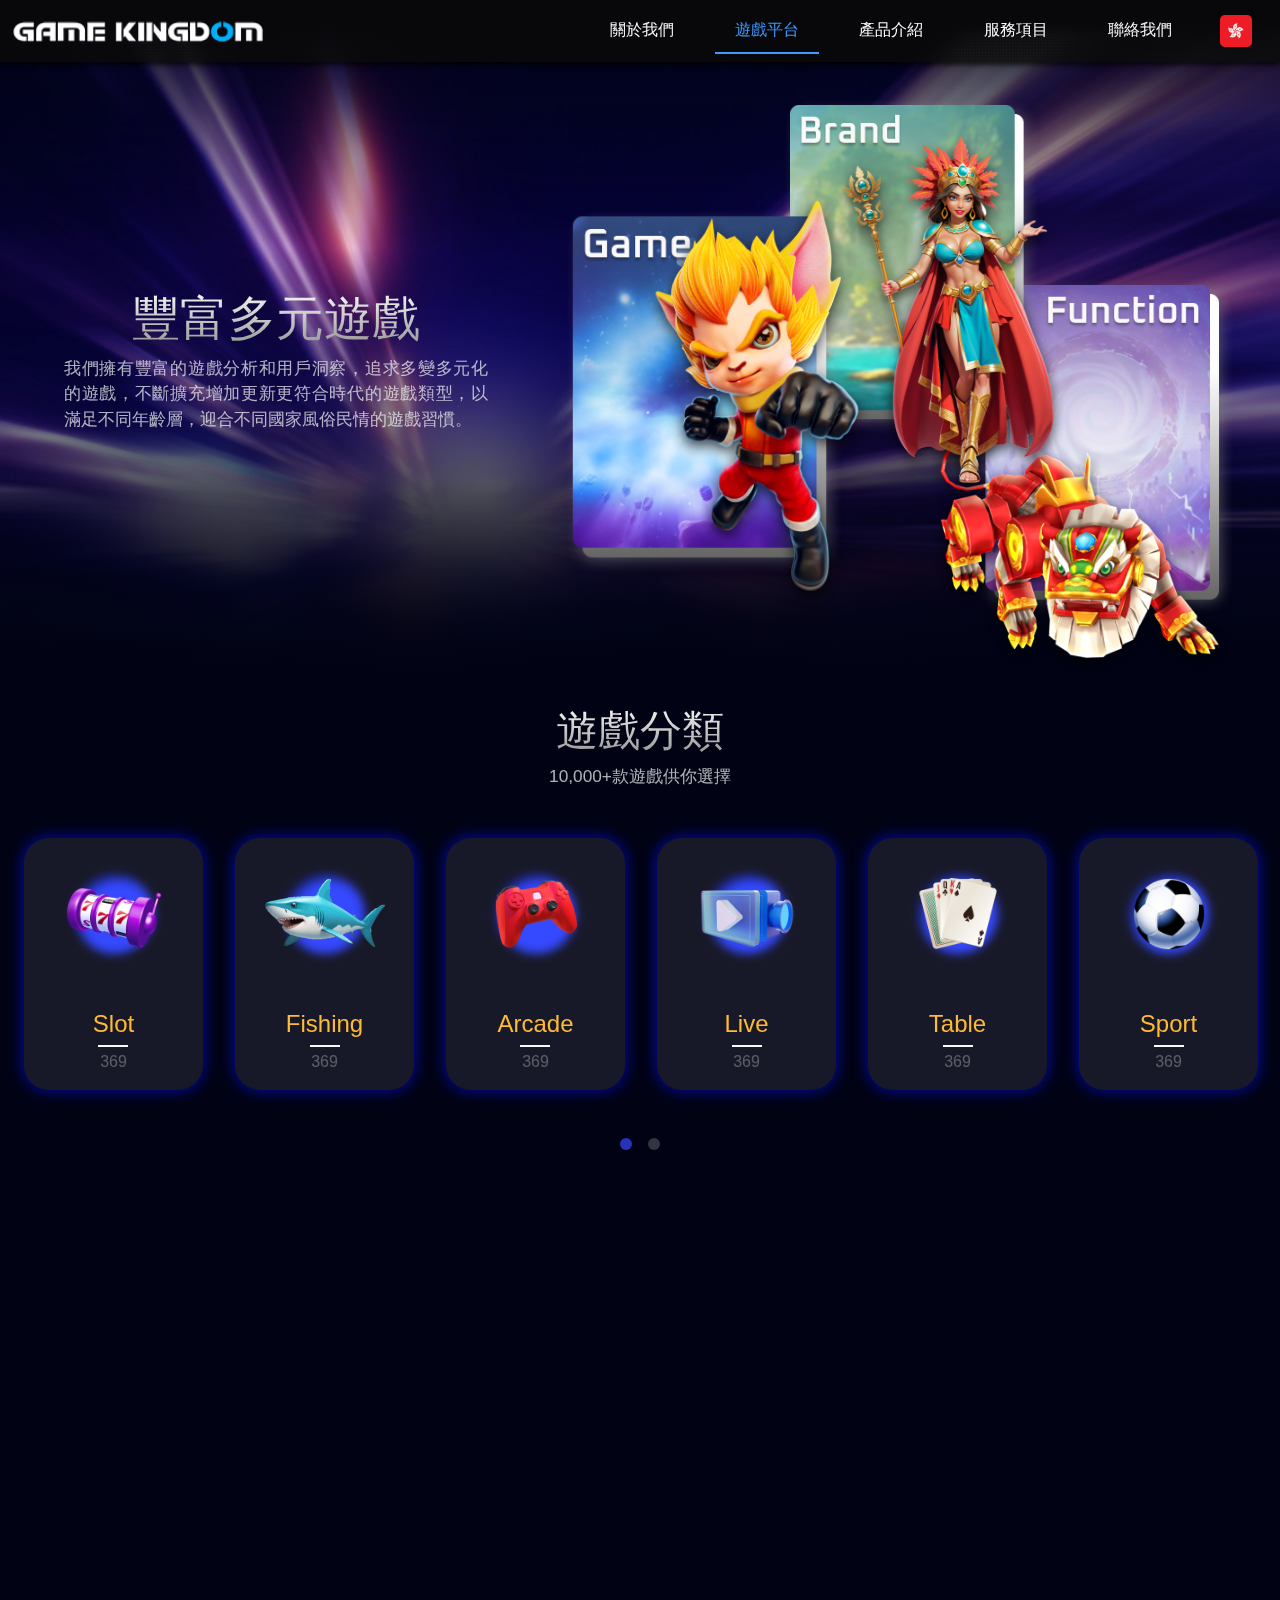
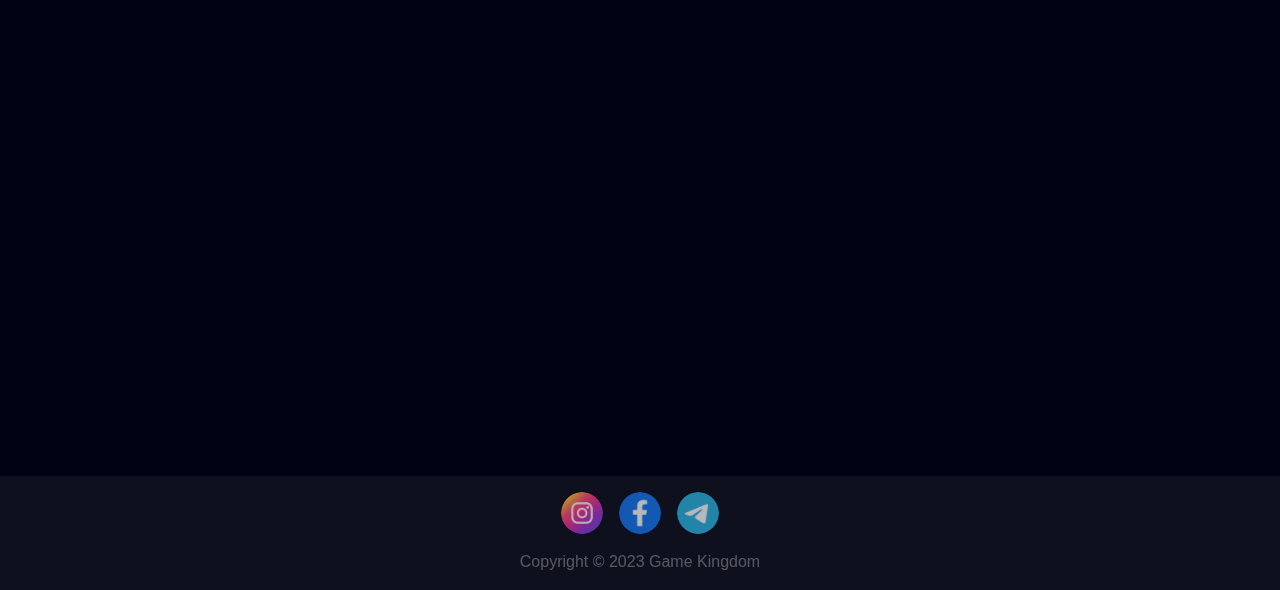
<file: game.html>
<!DOCTYPE html>
<html lang="en">

<head>
  <meta charset="UTF-8">
  <meta name="viewport" content="width=device-width, initial-scale=1.0">
  <title>Game Kingdom</title>
  <link rel="icon" href="images/icon.png" type="image/gif" sizes="16x16">
  <!-- <link rel="stylesheet" href="https://fonts.googleapis.com/icon?family=Material+Icons"> -->
  <link rel='stylesheet' href='css/bootstrap.min.css'>
  <!-- <link rel='stylesheet' href='https://cdnjs.cloudflare.com/ajax/libs/font-awesome/4.7.0/css/font-awesome.min.css'> -->
  <link rel="stylesheet" href="css/plugins.css">
  <link rel="stylesheet" href="layout.css">
  <link rel="stylesheet" href="menu.css">
  <script src='js/jquery.min.js'></script>
  <!-- game type -->
  <link rel="stylesheet" href="owl/owl.carousel.min.css" />
  <!-- support lan -->
  <link rel="stylesheet" href="css/game.css">
</head>

<body>
  <div class="over-menu"></div>
  <header>
    <div class="desk-menu">
      <div class="logo">
        <div class="logo-adn"><a title="" href="index.html">Game <span>Kingdom</span></a></div>
      </div>
      <div class="menu-container">
        <div class="menu-header-container">
          <ul id="cd-primary-nav" class="menu">
            <li class="menu-item menu-item-has-children">
              <a>關於我們</a>
              <ul class="sub-menu">
                <li class="menu-item"><a href="about.html">品牌優勢</a></li>
                <li class="menu-item"><a href="about.html#02">我們的優勢</a></li>
              </ul>
            </li>
            <li class="menu-item active"><a href="game.html">遊戲平台</a></li>
            <!-- <li class="menu-item"><a href="solution.html">解決方案</a></li> -->
            <li class="menu-item menu-item-has-children">
              <a>產品介紹</a>
              <ul class="sub-menu">
                <li class="menu-item"><a href="product.html">用戶介面</a></li>
                <li class="menu-item"><a href="product.html#02">後台系統</a></li>
                <li class="menu-item"><a href="product.html#03">建站流程</a></li>
              </ul>
            </li>
            <li class="menu-item menu-item-has-children">
              <a>服務項目</a>
              <ul class="sub-menu">
                <li class="menu-item"><a href="service.html">卓越升級</a></li>
                <li class="menu-item"><a href="service.html#02">服務項目</a></li>
              </ul>
            </li>
            <li class="menu-item">
              <a href="contact.html">聯絡我們</a>
            </li>
          </ul>
        </div>
      </div>
      <div class="dropdown">
        <img src="images/flat/lan-hk.png" alt="" onclick="myFunction()" class="dropbtn">
        <div id="myDropdown" class="dropdown-content">
          <li><img src="images/flat/lan-ar.png" alt=""></li>
          <li><img src="images/flat/lan-br.png" alt=""></li>
          <li><img src="images/flat/lan-cn.png" alt=""></li>
          <li><img src="images/flat/lan-ec.png" alt=""></li>
          <li><img src="images/flat/lan-es.png" alt=""></li>
          <li class="active"><img src="images/flat/lan-hk.png" alt=""></li>
          <li><img src="images/flat/lan-hn.png" alt=""></li>
          <li><img src="images/flat/lan-us.png" alt=""></li>
        </div>
      </div>
      <div class="hamburger-menu">
        <div class="bar"></div>
      </div>
    </div>
  </header>

  <section>
    <div id="bgk-about">
      <div class="de-gradient-edge-bottom"></div>
      <div class="">
        <div class="row layout-center">
          <div class="col-12 col-sm-12 col-lg-5">
            <article>
              <h2>豐富多元遊戲</h2>
              <small>我們擁有豐富的遊戲分析和用戶洞察，追求多變多元化的遊戲，不斷擴充增加更新更符合時代的遊戲類型，以滿足不同年齡層，迎合不同國家風俗民情的遊戲習慣。</small>
            </article>
          </div>
          <div class="col-12 col-sm-12 col-lg-7 big-img">
            <div class="animation-float"><img src="images/big01.png" alt=""></div>
            <div class="animation-float-reverse"><img src="images/big02.png" alt=""></div>
            <div class="animation-float"><img src="images/big03.png" alt=""></div>
          </div>
        </div>
      </div>
  </section>

  <section class="game-type wow fadeInUp" data-wow-delay="0s">
    <article>
      <h3>遊戲分類</h3>
      <small class="t-center">10,000+款遊戲供你選擇</small>
    </article>
    <div id="news-slider" class="owl-carousel">
      <div class="post-slide">
        <div class="pic"><img src="images/gametype/slot.webp" alt="" /></div>
        <div class="type">
          <span>Slot</span>
          <span>369</span>
        </div>
        <a class="btn-main btn-fullwidth"><span>立刻了解</span></a>
      </div>
      <div class="post-slide">
        <div class="pic"><img src="images/gametype/shark.webp" alt="" /></div>
        <div class="type">
          <span>Fishing</span>
          <span>369</span>
        </div>
        <a class="btn-main btn-fullwidth"><span>立刻了解</span></a>
      </div>
      <div class="post-slide">
        <div class="pic"><img src="images/gametype/arcade.webp" alt="" /></div>
        <div class="type">
          <span>Arcade</span>
          <span>369</span>
        </div>
        <a class="btn-main btn-fullwidth"><span>立刻了解</span></a>
      </div>
      <div class="post-slide">
        <div class="pic"><img src="images/gametype/live.webp" alt="" /></div>
        <div class="type">
          <span>Live</span>
          <span>369</span>
        </div>
        <a class="btn-main btn-fullwidth"><span>立刻了解</span></a>
      </div>
      <div class="post-slide">
        <div class="pic"><img src="images/gametype/table.webp" alt="" /></div>
        <div class="type">
          <span>Table</span>
          <span>369</span>
        </div>
        <a class="btn-main btn-fullwidth"><span>立刻了解</span></a>
      </div>
      <div class="post-slide">
        <div class="pic"><img src="images/gametype/sport.webp" alt="" /></div>
        <div class="type">
          <span>Sport</span>
          <span>369</span>
        </div>
        <a class="btn-main btn-fullwidth"><span>立刻了解</span></a>
      </div>
      <div class="post-slide">
        <div class="pic"><img src="images/gametype/lottery.webp" alt="" /></div>
        <div class="type">
          <span>Lottery</span>
          <span>369</span>
        </div>
        <a class="btn-main btn-fullwidth"><span>立刻了解</span></a>
      </div>
    </div>
  </section>

  <section class="game-partner wow fadeInUp" data-wow-delay=".1s">
    <article>
      <h3>合作伙伴</h3>
      <small class="t-center">200+遊戲供應商夥伴</small>
    </article>
    <div class="provider-box">
      <input id="exp1" class="exp" type="checkbox" value="">
      <div class="text">
        <label class="open" for="exp1"></label>
        <ul class="provider-card">
          <li><img src="images/providers/33_RSG.webp" alt=""></li>
          <li>
            <div class="star">★</div>
            <img src="images/providers/05.webp" alt="">
          </li>
          <li><img src="images/providers/02.webp" alt=""></li>
          <li><img src="images/providers/03.webp" alt=""></li>
          <li><img src="images/providers/04.webp" alt=""></li>
          <li><img src="images/providers/06.webp" alt=""></li>
          <li><img src="images/providers/09.webp" alt=""></li>
          <li><img src="images/providers/10.webp" alt=""></li>
          <li><img src="images/providers/11.webp" alt=""></li>
          <li><img src="images/providers/12.webp" alt=""></li>
          <li><img src="images/providers/13.webp" alt=""></li>
          <li><img src="images/providers/15_playTech.webp" alt=""></li>
          <li><img src="images/providers/16.webp" alt=""></li>
          <li><img src="images/providers/17.webp" alt=""></li>
          <li><img src="images/providers/18.webp" alt=""></li>
          <li><img src="images/providers/20.webp" alt=""></li>
          <li><img src="images/providers/21.webp" alt=""></li>
          <li><img src="images/providers/22.webp" alt=""></li>
          <li><img src="images/providers/23.webp" alt=""></li>
          <li><img src="images/providers/24.webp" alt=""></li>
          <li><img src="images/providers/25.webp" alt=""></li>
          <li><img src="images/providers/26.webp" alt=""></li>
        </ul>
      </div>
    </div>
    <div class="bg_game-partner">
      <div class="de-gradient-edge-top"></div>
      <div class="de-gradient-edge-bottom"></div>
    </div>
  </section>

  <section class="game-support wow fadeInUp" data-wow-delay=".2s">
    <div class="row">
      <div class="col-12 col-sm-12 col-lg-6 col-xl-6">
        <article>
          <h3>支援語系</h3>
        </article>
        <div class="game-scroll">
          <div class="marquee-wrapper">
            <!-- 本尊 -->
            <ul>
              <li><img src="images/lan/lan-01.jpg" alt="" class="img-fluid"></li>
              <li><img src="images/lan/lan-02.jpg" alt="" class="img-fluid"></li>
              <li><img src="images/lan/lan-03.jpg" alt="" class="img-fluid"></li>
              <li><img src="images/lan/lan-04.jpg" alt="" class="img-fluid"></li>
              <li><img src="images/lan/lan-05.jpg" alt="" class="img-fluid"></li>
              <li><img src="images/lan/lan-06.jpg" alt="" class="img-fluid"></li>
              <li><img src="images/lan/lan-07.jpg" alt="" class="img-fluid"></li>
              <li><img src="images/lan/lan-08.jpg" alt="" class="img-fluid"></li>
              <li><img src="images/lan/lan-09.jpg" alt="" class="img-fluid"></li>
              <li><img src="images/lan/lan-10.jpg" alt="" class="img-fluid"></li>
            </ul>
            <!-- 複製填滿剩餘空間 -->
            <ul>
              <li><img src="images/lan/lan-01.jpg" alt="" class="img-fluid"></li>
              <li><img src="images/lan/lan-02.jpg" alt="" class="img-fluid"></li>
              <li><img src="images/lan/lan-03.jpg" alt="" class="img-fluid"></li>
              <li><img src="images/lan/lan-04.jpg" alt="" class="img-fluid"></li>
              <li><img src="images/lan/lan-05.jpg" alt="" class="img-fluid"></li>
              <li><img src="images/lan/lan-06.jpg" alt="" class="img-fluid"></li>
              <li><img src="images/lan/lan-07.jpg" alt="" class="img-fluid"></li>
              <li><img src="images/lan/lan-08.jpg" alt="" class="img-fluid"></li>
              <li><img src="images/lan/lan-09.jpg" alt="" class="img-fluid"></li>
              <li><img src="images/lan/lan-10.jpg" alt="" class="img-fluid"></li>
            </ul>
          </div>
          <div class="marquee-wrapper">
            <!-- 本尊 -->
            <ul>
              <li><img src="images/lan/lan-11.jpg" alt="" class="img-fluid"></li>
              <li><img src="images/lan/lan-12.jpg" alt="" class="img-fluid"></li>
              <li><img src="images/lan/lan-13.jpg" alt="" class="img-fluid"></li>
              <li><img src="images/lan/lan-14.jpg" alt="" class="img-fluid"></li>
              <li><img src="images/lan/lan-15.jpg" alt="" class="img-fluid"></li>
              <li><img src="images/lan/lan-16.jpg" alt="" class="img-fluid"></li>
              <li><img src="images/lan/lan-17.jpg" alt="" class="img-fluid"></li>
              <li><img src="images/lan/lan-18.jpg" alt="" class="img-fluid"></li>
              <li><img src="images/lan/lan-19.jpg" alt="" class="img-fluid"></li>
              <li><img src="images/lan/lan-20.jpg" alt="" class="img-fluid"></li>
            </ul>
            <!-- 複製填滿剩餘空間 -->
            <ul>
              <li><img src="images/lan/lan-11.jpg" alt="" class="img-fluid"></li>
              <li><img src="images/lan/lan-12.jpg" alt="" class="img-fluid"></li>
              <li><img src="images/lan/lan-13.jpg" alt="" class="img-fluid"></li>
              <li><img src="images/lan/lan-14.jpg" alt="" class="img-fluid"></li>
              <li><img src="images/lan/lan-15.jpg" alt="" class="img-fluid"></li>
              <li><img src="images/lan/lan-16.jpg" alt="" class="img-fluid"></li>
              <li><img src="images/lan/lan-17.jpg" alt="" class="img-fluid"></li>
              <li><img src="images/lan/lan-18.jpg" alt="" class="img-fluid"></li>
              <li><img src="images/lan/lan-19.jpg" alt="" class="img-fluid"></li>
              <li><img src="images/lan/lan-20.jpg" alt="" class="img-fluid"></li>
            </ul>
          </div>
          <div class="marquee-wrapper">
            <!-- 本尊 -->
            <ul>
              <li><img src="images/lan/lan-21.jpg" alt="" class="img-fluid"></li>
              <li><img src="images/lan/lan-22.jpg" alt="" class="img-fluid"></li>
              <li><img src="images/lan/lan-23.jpg" alt="" class="img-fluid"></li>
              <li><img src="images/lan/lan-24.jpg" alt="" class="img-fluid"></li>
              <li><img src="images/lan/lan-25.jpg" alt="" class="img-fluid"></li>
              <li><img src="images/lan/lan-26.jpg" alt="" class="img-fluid"></li>
              <li><img src="images/lan/lan-27.jpg" alt="" class="img-fluid"></li>
              <li><img src="images/lan/lan-28.jpg" alt="" class="img-fluid"></li>
              <li><img src="images/lan/lan-29.jpg" alt="" class="img-fluid"></li>
              <li><img src="images/lan/lan-30.jpg" alt="" class="img-fluid"></li>
            </ul>
            <!-- 複製填滿剩餘空間 -->
            <ul>
              <li><img src="images/lan/lan-21.jpg" alt="" class="img-fluid"></li>
              <li><img src="images/lan/lan-22.jpg" alt="" class="img-fluid"></li>
              <li><img src="images/lan/lan-23.jpg" alt="" class="img-fluid"></li>
              <li><img src="images/lan/lan-24.jpg" alt="" class="img-fluid"></li>
              <li><img src="images/lan/lan-25.jpg" alt="" class="img-fluid"></li>
              <li><img src="images/lan/lan-26.jpg" alt="" class="img-fluid"></li>
              <li><img src="images/lan/lan-27.jpg" alt="" class="img-fluid"></li>
              <li><img src="images/lan/lan-28.jpg" alt="" class="img-fluid"></li>
              <li><img src="images/lan/lan-29.jpg" alt="" class="img-fluid"></li>
              <li><img src="images/lan/lan-30.jpg" alt="" class="img-fluid"></li>
            </ul>
          </div>
          <div class="marquee-wrapper">
            <!-- 本尊 -->
            <ul>
              <li><img src="images/lan/lan-31.jpg" alt="" class="img-fluid"></li>
              <li><img src="images/lan/lan-32.jpg" alt="" class="img-fluid"></li>
              <li><img src="images/lan/lan-33.jpg" alt="" class="img-fluid"></li>
              <li><img src="images/lan/lan-34.jpg" alt="" class="img-fluid"></li>
              <li><img src="images/lan/lan-35.jpg" alt="" class="img-fluid"></li>
              <li><img src="images/lan/lan-36.jpg" alt="" class="img-fluid"></li>
              <li><img src="images/lan/lan-37.jpg" alt="" class="img-fluid"></li>
              <li><img src="images/lan/lan-38.jpg" alt="" class="img-fluid"></li>
              <li><img src="images/lan/lan-39.jpg" alt="" class="img-fluid"></li>
              <li><img src="images/lan/lan-40.jpg" alt="" class="img-fluid"></li>
            </ul>
            <!-- 複製填滿剩餘空間 -->
            <ul>
              <li><img src="images/lan/lan-31.jpg" alt="" class="img-fluid"></li>
              <li><img src="images/lan/lan-32.jpg" alt="" class="img-fluid"></li>
              <li><img src="images/lan/lan-33.jpg" alt="" class="img-fluid"></li>
              <li><img src="images/lan/lan-34.jpg" alt="" class="img-fluid"></li>
              <li><img src="images/lan/lan-35.jpg" alt="" class="img-fluid"></li>
              <li><img src="images/lan/lan-36.jpg" alt="" class="img-fluid"></li>
              <li><img src="images/lan/lan-37.jpg" alt="" class="img-fluid"></li>
              <li><img src="images/lan/lan-38.jpg" alt="" class="img-fluid"></li>
              <li><img src="images/lan/lan-39.jpg" alt="" class="img-fluid"></li>
              <li><img src="images/lan/lan-40.jpg" alt="" class="img-fluid"></li>
            </ul>
          </div>
          <div class="marquee-wrapper">
            <!-- 本尊 -->
            <ul>
              <li><img src="images/lan/lan-41.jpg" alt="" class="img-fluid"></li>
              <li><img src="images/lan/lan-42.jpg" alt="" class="img-fluid"></li>
              <li><img src="images/lan/lan-43.jpg" alt="" class="img-fluid"></li>
              <li><img src="images/lan/lan-44.jpg" alt="" class="img-fluid"></li>
              <li><img src="images/lan/lan-45.jpg" alt="" class="img-fluid"></li>
              <li><img src="images/lan/lan-46.jpg" alt="" class="img-fluid"></li>
              <li><img src="images/lan/lan-47.jpg" alt="" class="img-fluid"></li>
              <li><img src="images/lan/lan-48.jpg" alt="" class="img-fluid"></li>
              <li><img src="images/lan/lan-49.jpg" alt="" class="img-fluid"></li>
              <li><img src="images/lan/lan-50.jpg" alt="" class="img-fluid"></li>
            </ul>
            <!-- 複製填滿剩餘空間 -->
            <ul>
              <li><img src="images/lan/lan-41.jpg" alt="" class="img-fluid"></li>
              <li><img src="images/lan/lan-42.jpg" alt="" class="img-fluid"></li>
              <li><img src="images/lan/lan-43.jpg" alt="" class="img-fluid"></li>
              <li><img src="images/lan/lan-44.jpg" alt="" class="img-fluid"></li>
              <li><img src="images/lan/lan-45.jpg" alt="" class="img-fluid"></li>
              <li><img src="images/lan/lan-46.jpg" alt="" class="img-fluid"></li>
              <li><img src="images/lan/lan-47.jpg" alt="" class="img-fluid"></li>
              <li><img src="images/lan/lan-48.jpg" alt="" class="img-fluid"></li>
              <li><img src="images/lan/lan-49.jpg" alt="" class="img-fluid"></li>
              <li><img src="images/lan/lan-50.jpg" alt="" class="img-fluid"></li>
            </ul>
          </div>
          <div class="marquee-wrapper">
            <!-- 本尊 -->
            <ul>
              <li><img src="images/lan/lan-51.jpg" alt="" class="img-fluid"></li>
              <li><img src="images/lan/lan-52.jpg" alt="" class="img-fluid"></li>
              <li><img src="images/lan/lan-53.jpg" alt="" class="img-fluid"></li>
              <li><img src="images/lan/lan-54.jpg" alt="" class="img-fluid"></li>
              <li><img src="images/lan/lan-55.jpg" alt="" class="img-fluid"></li>
              <li><img src="images/lan/lan-56.jpg" alt="" class="img-fluid"></li>
              <li><img src="images/lan/lan-57.jpg" alt="" class="img-fluid"></li>
              <li><img src="images/lan/lan-58.jpg" alt="" class="img-fluid"></li>
              <li><img src="images/lan/lan-59.jpg" alt="" class="img-fluid"></li>
              <li><img src="images/lan/lan-60.jpg" alt="" class="img-fluid"></li>
            </ul>
            <!-- 複製填滿剩餘空間 -->
            <ul>
              <li><img src="images/lan/lan-51.jpg" alt="" class="img-fluid"></li>
              <li><img src="images/lan/lan-52.jpg" alt="" class="img-fluid"></li>
              <li><img src="images/lan/lan-53.jpg" alt="" class="img-fluid"></li>
              <li><img src="images/lan/lan-54.jpg" alt="" class="img-fluid"></li>
              <li><img src="images/lan/lan-55.jpg" alt="" class="img-fluid"></li>
              <li><img src="images/lan/lan-56.jpg" alt="" class="img-fluid"></li>
              <li><img src="images/lan/lan-57.jpg" alt="" class="img-fluid"></li>
              <li><img src="images/lan/lan-58.jpg" alt="" class="img-fluid"></li>
              <li><img src="images/lan/lan-59.jpg" alt="" class="img-fluid"></li>
              <li><img src="images/lan/lan-60.jpg" alt="" class="img-fluid"></li>
            </ul>
          </div>
        </div>
        <!-- <div class="image-container" id="imageContainer">
            <div class="color-box"><img src="images/lan/lan-01.jpg" alt=""></div>
            <div class="color-box"><img src="images/lan/lan-02.jpg" alt=""></div>
            <div class="color-box"><img src="images/lan/lan-03.jpg" alt=""></div>
            <div class="color-box"><img src="images/lan/lan-04.jpg" alt=""></div>
            <div class="color-box"><img src="images/lan/lan-05.jpg" alt=""></div>
            <div class="color-box"><img src="images/lan/lan-06.jpg" alt=""></div>
            <div class="color-box"><img src="images/lan/lan-07.jpg" alt=""></div>
            <div class="color-box"><img src="images/lan/lan-08.jpg" alt=""></div>
            <div class="color-box"><img src="images/lan/lan-09.jpg" alt=""></div>
            <div class="color-box"><img src="images/lan/lan-10.jpg" alt=""></div>
            <div class="color-box"><img src="images/lan/lan-11.jpg" alt=""></div>
            <div class="color-box"><img src="images/lan/lan-12.jpg" alt=""></div>
            <div class="color-box"><img src="images/lan/lan-13.jpg" alt=""></div>
            <div class="color-box"><img src="images/lan/lan-14.jpg" alt=""></div>
            <div class="color-box"><img src="images/lan/lan-15.jpg" alt=""></div>
            <div class="color-box"><img src="images/lan/lan-16.jpg" alt=""></div>
            <div class="color-box"><img src="images/lan/lan-17.jpg" alt=""></div>
            <div class="color-box"><img src="images/lan/lan-18.jpg" alt=""></div>
            <div class="color-box"><img src="images/lan/lan-19.jpg" alt=""></div>
            <div class="color-box"><img src="images/lan/lan-20.jpg" alt=""></div>
            <div class="color-box"><img src="images/lan/lan-21.jpg" alt=""></div>
            <div class="color-box"><img src="images/lan/lan-22.jpg" alt=""></div>
            <div class="color-box"><img src="images/lan/lan-23.jpg" alt=""></div>
            <div class="color-box"><img src="images/lan/lan-24.jpg" alt=""></div>
            <div class="color-box"><img src="images/lan/lan-25.jpg" alt=""></div>
            <div class="color-box"><img src="images/lan/lan-26.jpg" alt=""></div>
            <div class="color-box"><img src="images/lan/lan-27.jpg" alt=""></div>
            <div class="color-box"><img src="images/lan/lan-28.jpg" alt=""></div>
            <div class="color-box"><img src="images/lan/lan-29.jpg" alt=""></div>
            <div class="color-box"><img src="images/lan/lan-30.jpg" alt=""></div>
            <div class="color-box"><img src="images/lan/lan-31.jpg" alt=""></div>
            <div class="color-box"><img src="images/lan/lan-32.jpg" alt=""></div>
            <div class="color-box"><img src="images/lan/lan-33.jpg" alt=""></div>
            <div class="color-box"><img src="images/lan/lan-34.jpg" alt=""></div>
            <div class="color-box"><img src="images/lan/lan-35.jpg" alt=""></div>
            <div class="color-box"><img src="images/lan/lan-36.jpg" alt=""></div>
            <div class="color-box"><img src="images/lan/lan-37.jpg" alt=""></div>
            <div class="color-box"><img src="images/lan/lan-38.jpg" alt=""></div>
            <div class="color-box"><img src="images/lan/lan-39.jpg" alt=""></div>
            <div class="color-box"><img src="images/lan/lan-40.jpg" alt=""></div>
            <div class="color-box"><img src="images/lan/lan-41.jpg" alt=""></div>
            <div class="color-box"><img src="images/lan/lan-42.jpg" alt=""></div>
            <div class="color-box"><img src="images/lan/lan-43.jpg" alt=""></div>
            <div class="color-box"><img src="images/lan/lan-44.jpg" alt=""></div>
            <div class="color-box"><img src="images/lan/lan-45.jpg" alt=""></div>
            <div class="color-box"><img src="images/lan/lan-46.jpg" alt=""></div>
            <div class="color-box"><img src="images/lan/lan-47.jpg" alt=""></div>
            <div class="color-box"><img src="images/lan/lan-48.jpg" alt=""></div>
            <div class="color-box"><img src="images/lan/lan-49.jpg" alt=""></div>
            <div class="color-box"><img src="images/lan/lan-50.jpg" alt=""></div>
            <div class="color-box"><img src="images/lan/lan-51.jpg" alt=""></div>
            <div class="color-box"><img src="images/lan/lan-52.jpg" alt=""></div>
            <div class="color-box"><img src="images/lan/lan-53.jpg" alt=""></div>
            <div class="color-box"><img src="images/lan/lan-54.jpg" alt=""></div>
            <div class="color-box"><img src="images/lan/lan-55.jpg" alt=""></div>
            <div class="color-box"><img src="images/lan/lan-56.jpg" alt=""></div>
          </div> -->
      </div>
      <div class="col-12 col-sm-12 col-lg-6 col-xl-6">
        <article>
          <h3>支援幣別</h3>
        </article>
        <div class="currency-scroll">
          <div class="marquee-wrapper2">
            <!-- 本尊 -->
            <ul>
              <li><img src="images/currency/01.png" alt="" class="img-fluid"></li>
              <li><img src="images/currency/02.png" alt="" class="img-fluid"></li>
              <li><img src="images/currency/03.png" alt="" class="img-fluid"></li>
              <li><img src="images/currency/04.png" alt="" class="img-fluid"></li>
              <li><img src="images/currency/05.png" alt="" class="img-fluid"></li>
              <li><img src="images/currency/06.png" alt="" class="img-fluid"></li>
              <li><img src="images/currency/07.png" alt="" class="img-fluid"></li>
              <li><img src="images/currency/08.png" alt="" class="img-fluid"></li>
              <li><img src="images/currency/09.png" alt="" class="img-fluid"></li>
            </ul>
            <!-- 複製填滿剩餘空間 -->
            <ul>
              <li><img src="images/currency/01.png" alt="" class="img-fluid"></li>
              <li><img src="images/currency/02.png" alt="" class="img-fluid"></li>
              <li><img src="images/currency/03.png" alt="" class="img-fluid"></li>
              <li><img src="images/currency/04.png" alt="" class="img-fluid"></li>
              <li><img src="images/currency/05.png" alt="" class="img-fluid"></li>
              <li><img src="images/currency/06.png" alt="" class="img-fluid"></li>
              <li><img src="images/currency/07.png" alt="" class="img-fluid"></li>
              <li><img src="images/currency/08.png" alt="" class="img-fluid"></li>
              <li><img src="images/currency/09.png" alt="" class="img-fluid"></li>
            </ul>
          </div>
          <div class="marquee-wrapper2">
            <!-- 本尊 -->
            <ul>
              <li><img src="images/currency/10.png" alt="" class="img-fluid"></li>
              <li><img src="images/currency/11.png" alt="" class="img-fluid"></li>
              <li><img src="images/currency/12.png" alt="" class="img-fluid"></li>
              <li><img src="images/currency/13.png" alt="" class="img-fluid"></li>
              <li><img src="images/currency/14.png" alt="" class="img-fluid"></li>
              <li><img src="images/currency/15.png" alt="" class="img-fluid"></li>
              <li><img src="images/currency/16.png" alt="" class="img-fluid"></li>
              <li><img src="images/currency/17.png" alt="" class="img-fluid"></li>
              <li><img src="images/currency/18.png" alt="" class="img-fluid"></li>
            </ul>
            <!-- 複製填滿剩餘空間 -->
            <ul>
              <li><img src="images/currency/10.png" alt="" class="img-fluid"></li>
              <li><img src="images/currency/11.png" alt="" class="img-fluid"></li>
              <li><img src="images/currency/12.png" alt="" class="img-fluid"></li>
              <li><img src="images/currency/13.png" alt="" class="img-fluid"></li>
              <li><img src="images/currency/14.png" alt="" class="img-fluid"></li>
              <li><img src="images/currency/15.png" alt="" class="img-fluid"></li>
              <li><img src="images/currency/16.png" alt="" class="img-fluid"></li>
              <li><img src="images/currency/17.png" alt="" class="img-fluid"></li>
              <li><img src="images/currency/18.png" alt="" class="img-fluid"></li>
            </ul>
          </div>
        </div>

        <!-- <div class="lan">
          <div class="image-container" id="imageContainer">
            <div class="color-box"><img src="images/currency/01.png" alt=""></div>
            <div class="color-box"><img src="images/currency/02.png" alt=""></div>
            <div class="color-box"><img src="images/currency/03.png" alt=""></div>
            <div class="color-box"><img src="images/currency/04.png" alt=""></div>
            <div class="color-box"><img src="images/currency/05.png" alt=""></div>
            <div class="color-box"><img src="images/currency/06.png" alt=""></div>
            <div class="color-box"><img src="images/currency/07.png" alt=""></div>
            <div class="color-box"><img src="images/currency/08.png" alt=""></div>
            <div class="color-box"><img src="images/currency/09.png" alt=""></div>
            <div class="color-box"><img src="images/currency/10.png" alt=""></div>
            <div class="color-box"><img src="images/currency/11.png" alt=""></div>
            <div class="color-box"><img src="images/currency/12.png" alt=""></div>
            <div class="color-box"><img src="images/currency/13.png" alt=""></div>
            <div class="color-box"><img src="images/currency/14.png" alt=""></div>
            <div class="color-box"><img src="images/currency/15.png" alt=""></div>
            <div class="color-box"><img src="images/currency/16.png" alt=""></div>
            <div class="color-box"><img src="images/currency/17.png" alt=""></div>
            <div class="color-box"><img src="images/currency/18.png" alt=""></div>
          </div>          
        </div> -->
      </div>
    </div>
    <div class="bg_game-support">
      <div class="de-gradient-edge-top"></div>
      <div class="de-gradient-edge-bottom"></div>
    </div>
  </section>



  <footer>
    <div><img src="images/footer/social-ig.png" alt=""><img src="images/footer/social-fb.png" alt=""><img
        src="images/footer/social-tg.png" alt=""></div>
    <div>Copyright © 2023 Game Kingdom</div>
  </footer>
  <a id="backtop" href="#top"></a>
</body>
<script src="js/script.js"></script>
<script src="js/plugins.js"></script>
<script src="js/designesia.js"></script>
<script src="js/myDropdown.js"></script>
<!-- game type -->
<script src="owl/owl.carousel.min.js"></script>
<script>
  window.addEventListener('resize', function () {
    // $(function () {
    $("#news-slider").owlCarousel({
      items: 6,
      itemsDesktop: [1199, 5],
      itemsDesktopSmall: [991, 4],
      itemsTablet: [767, 3],
      itemsMobile: [576, 2],
      navigationText: true,
      autoPlay: true,          // 啟用自動播放
      pagination: true         // 啟用 pagination
    });
  })
  // 頁面加載後進行一次檢查
  window.dispatchEvent(new Event('resize'));
</script>
<!-- support lan -->
<!-- <script src="js/page.js"></script> -->

</html>
</file>
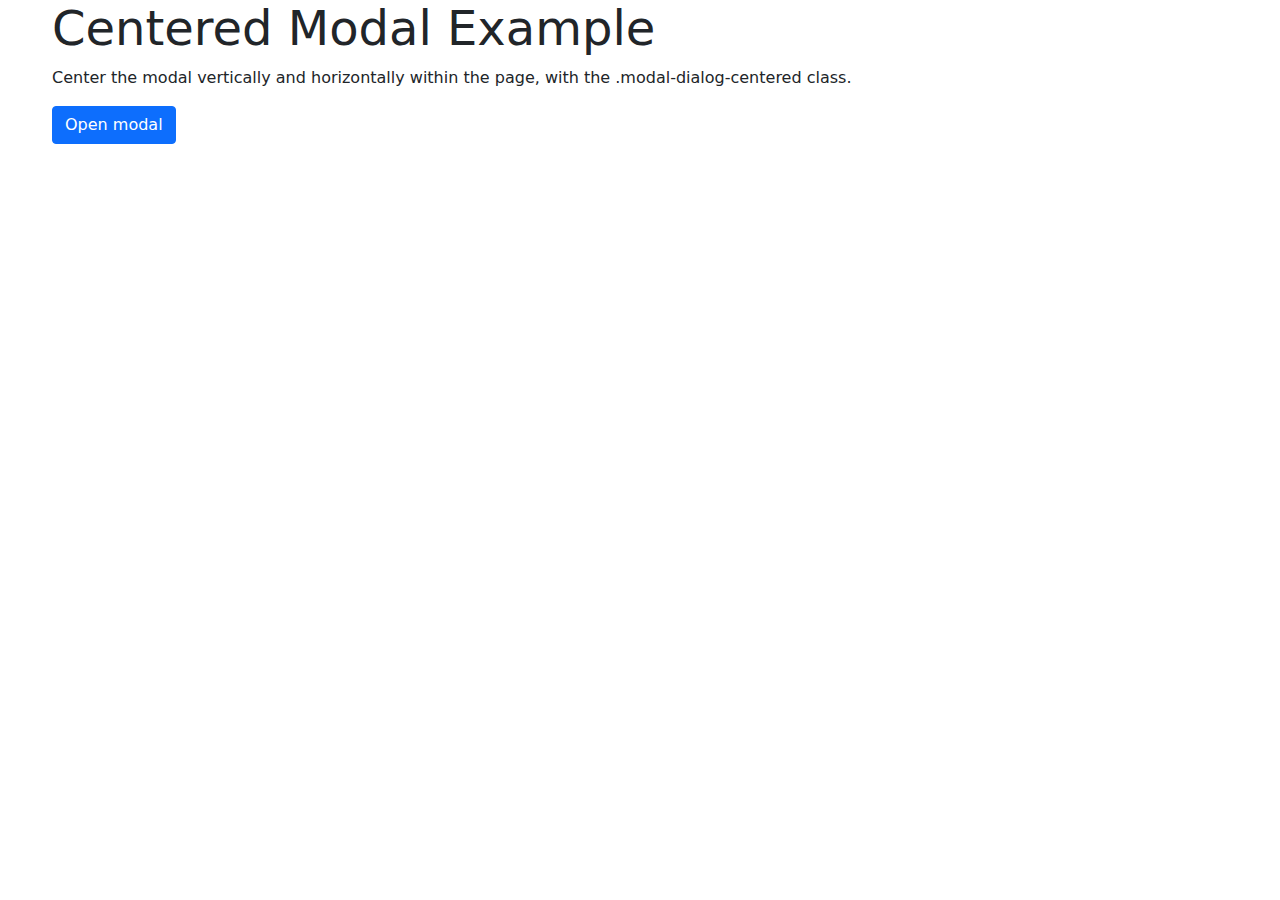
<file: modal.html>
<!DOCTYPE html>
<html lang="en">

<head>
  <title>Bootstrap Example</title>
  <meta charset="utf-8">
  <meta name="viewport" content="width=device-width, initial-scale=1">
  <link rel='stylesheet' href='css/bootstrap.min.css'>
  <script src='https://cdnjs.cloudflare.com/ajax/libs/jquery/2.1.3/jquery.min.js'></script>
  <script src="https://cdn.jsdelivr.net/npm/bootstrap@4.6.2/dist/js/bootstrap.bundle.min.js"></script>
</head>

<body>

  <div class="container">
    <h2>Centered Modal Example</h2>
    <p>Center the modal vertically and horizontally within the page, with the .modal-dialog-centered class.</p>
    <!-- Button to Open the Modal -->
    <div>
      <button type="button" class="btn btn-primary" data-toggle="modal" data-target="#myModal">Open modal</button>
    </div>
    <!-- The Modal -->
    <div class="modal fade" id="myModal">
      <div class="modal-dialog modal-dialog-centered">
        <div class="modal-content">

          <!-- Modal Header -->
          <div class="modal-header">
            <h4 class="modal-title">Modal Heading</h4>
            <button type="button" class="close" data-dismiss="modal">&times;</button>
          </div>

          <!-- Modal body -->
          <div class="modal-body">
            Modal body..
          </div>

          <!-- Modal footer -->
          <div class="modal-footer">
            <button type="button" class="btn btn-secondary" data-dismiss="modal">Close</button>
          </div>

        </div>
      </div>
    </div>

  </div>

</body>

</html>
</file>
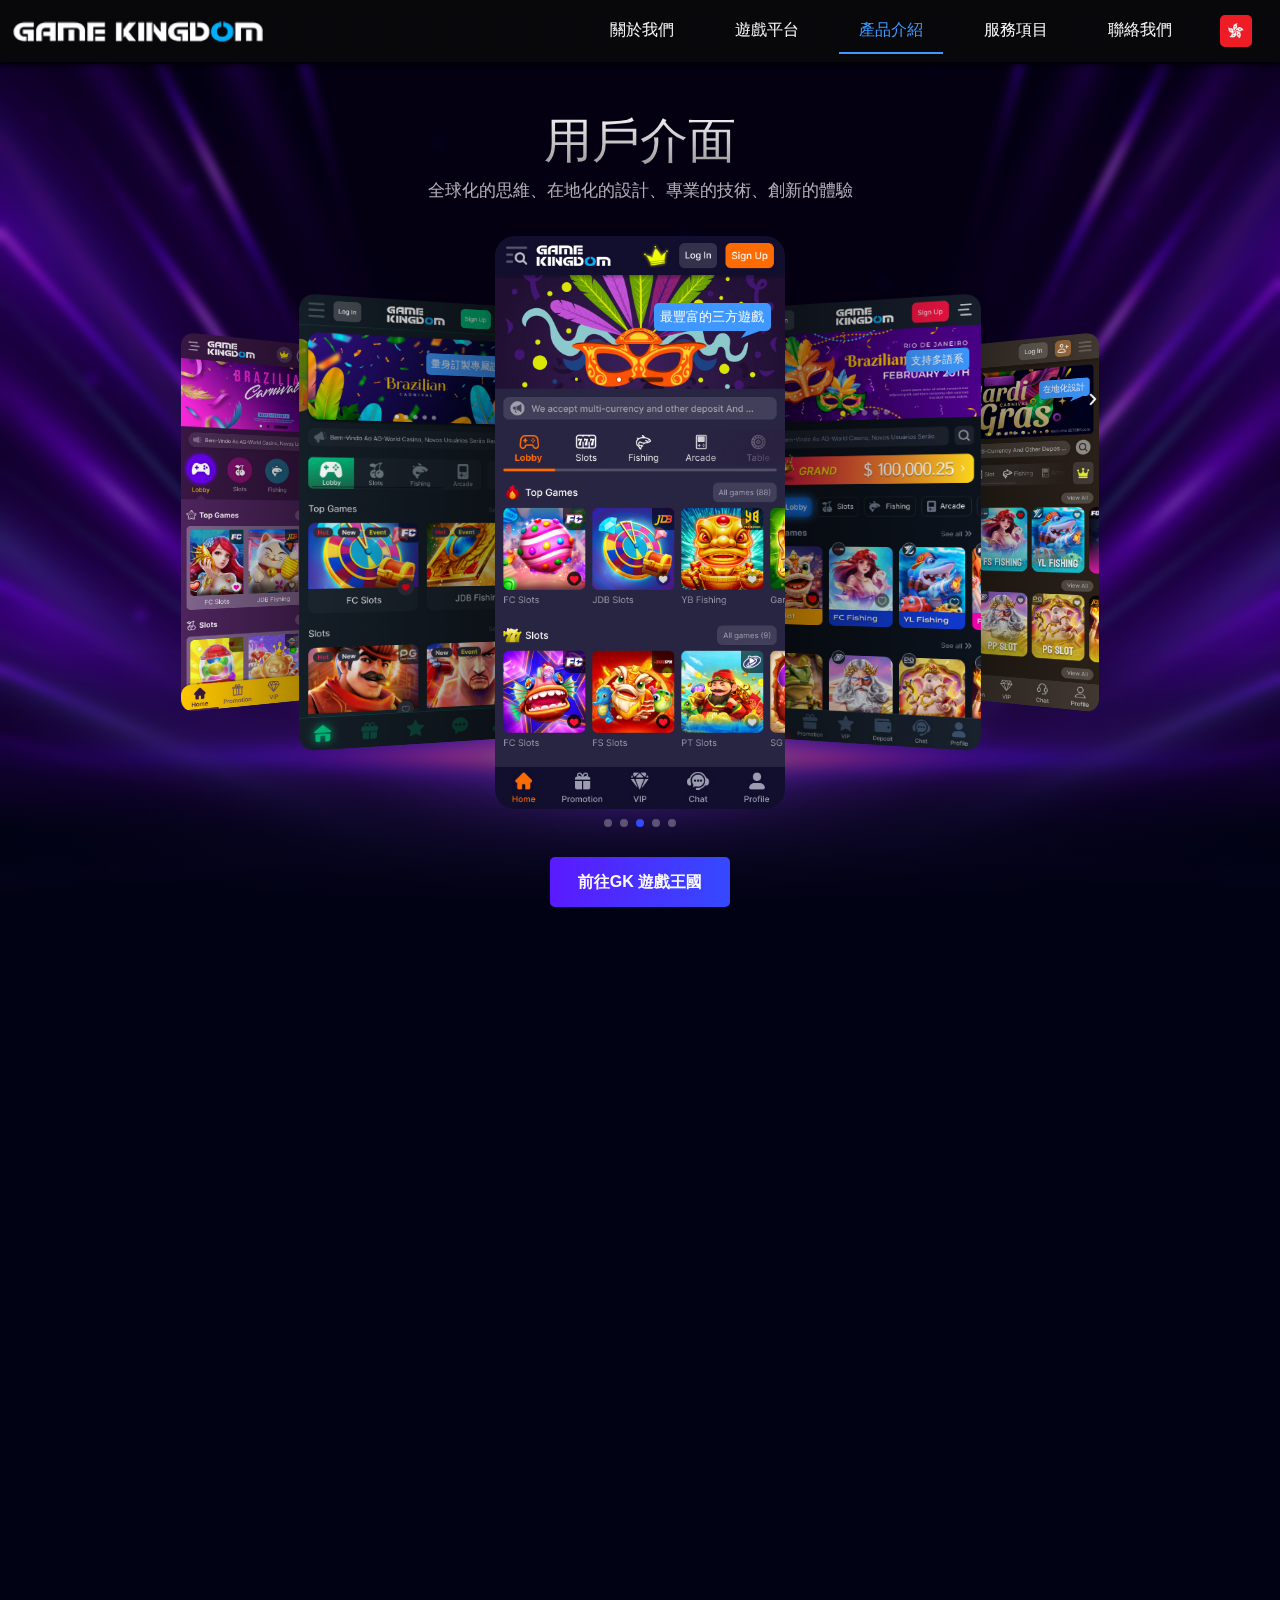
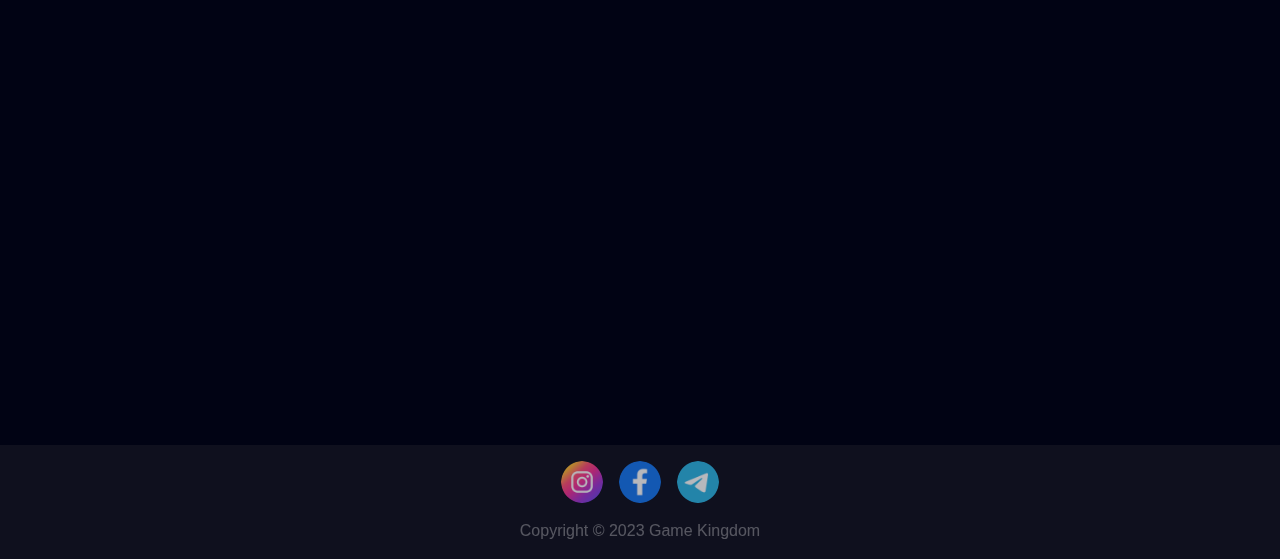
<file: product.html>
<!DOCTYPE html>
<html lang="en">

<head>
  <meta charset="UTF-8">
  <meta name="viewport" content="width=device-width, initial-scale=1.0">
  <title>Game Kingdom</title>
  <link rel="icon" href="images/icon.png" type="image/gif" sizes="16x16">
  <!-- <link rel="stylesheet" href="https://fonts.googleapis.com/icon?family=Material+Icons"> -->
  <link rel='stylesheet' href='css/bootstrap.min.css'>
  <!-- <link rel='stylesheet' href='https://cdnjs.cloudflare.com/ajax/libs/font-awesome/4.7.0/css/font-awesome.min.css'> -->
  <link rel="stylesheet" href="css/plugins.css">
  <link rel="stylesheet" href="layout.css">
  <link rel="stylesheet" href="menu.css">
  <script src='js/jquery.min.js'></script>
  <!-- backend system -->
  <link rel="stylesheet" href="css/system.css">
  <link rel="stylesheet" href="css/modal2.css">
  <!-- top slider -->
  <link rel='stylesheet' href='css/swiper.min2.css'>
  <link rel="stylesheet" href="css/swiper-container.css">
</head>

<body>
  <div class="over-menu"></div>
  <header>
    <div class="desk-menu">
      <div class="logo">
        <div class="logo-adn"><a title="" href="index.html">Game <span>Kingdom</span></a></div>
      </div>
      <div class="menu-container">
        <div class="menu-header-container">
          <ul id="cd-primary-nav" class="menu">
            <li class="menu-item menu-item-has-children">
              <a>關於我們</a>
              <ul class="sub-menu">
                <li class="menu-item"><a href="about.html">品牌優勢</a></li>
                <li class="menu-item"><a href="about.html#02">我們的優勢</a></li>
              </ul>
            </li>
            <li class="menu-item"><a href="game.html">遊戲平台</a></li>
            <!-- <li class="menu-item"><a href="solution.html">解決方案</a></li> -->
            <li class="menu-item menu-item-has-children active">
              <a>產品介紹</a>
              <ul class="sub-menu">
                <li class="menu-item"><a href="product.html#01">用戶介面</a></li>
                <li class="menu-item"><a href="product.html#02">後台系統</a></li>
                <li class="menu-item"><a href="product.html#03">建站流程</a></li>
              </ul>
            </li>
            <li class="menu-item menu-item-has-children">
              <a>服務項目</a>
              <ul class="sub-menu">
                <li class="menu-item"><a href="service.html">卓越升級</a></li>
                <li class="menu-item"><a href="service.html#02">服務項目</a></li>
              </ul>
            </li>
            <li class="menu-item">
              <a href="contact.html">聯絡我們</a>
            </li>
          </ul>
        </div>
      </div>
      <div class="dropdown">
        <img src="images/flat/lan-hk.png" alt="" onclick="myFunction()" class="dropbtn">
        <div id="myDropdown" class="dropdown-content">
          <li><img src="images/flat/lan-ar.png" alt=""></li>
          <li><img src="images/flat/lan-br.png" alt=""></li>
          <li><img src="images/flat/lan-cn.png" alt=""></li>
          <li><img src="images/flat/lan-ec.png" alt=""></li>
          <li><img src="images/flat/lan-es.png" alt=""></li>
          <li class="active"><img src="images/flat/lan-hk.png" alt=""></li>
          <li><img src="images/flat/lan-hn.png" alt=""></li>
          <li><img src="images/flat/lan-us.png" alt=""></li>
        </div>
      </div>
      <div class="hamburger-menu">
        <div class="bar"></div>
      </div>
      
    </div>
  </header>

  <section id="01" class="wow fadeInUp">
    <div id="bgk-product">
      <div class="container">
        <article>
          <h2>用戶介面</h2>
          <small class="t-center">全球化的思維、在地化的設計、專業的技術、創新的體驗</small>
        </article>
        <div class="swiper-container">
          <div class="swiper-wrapper">
            <!-- Slides -->
            <div class="swiper-slide">
              <div class="picture">
                <img src="images/t1.jpg" alt="">
              </div>
              <div class="detail animation-float">
                <span>創新的體驗</span>
              </div>
            </div>
            <div class="swiper-slide">
              <div class="picture">
                <img src="images/t2.jpg" alt="">
              </div>
              <div class="detail animation-float-reverse">
                <span>量身訂製專屬設計</span>
              </div>
            </div>
            <div class="swiper-slide">
              <div class="picture">
                <img src="images/t3.jpg" alt="">
              </div>
              <div class="detail animation-float">
                <span>最豐富的三方遊戲</span>
              </div>
            </div>
            <div class="swiper-slide">
              <div class="picture">
                <img src="images/t4.jpg" alt="">
              </div>
              <div class="detail animation-float-reverse">
                <span>支持多語系</span>
              </div>
            </div>
            <div class="swiper-slide">
              <div class="picture">
                <img src="images/t5.jpg" alt="">
              </div>
              <div class="detail animation-float">
                <span>在地化設計</span>
              </div>
            </div>

          </div>
          <div class="swiper-pagination"></div>
          <!--     <div class="swiper-button-prev"></div> -->
          <!--     <div class="swiper-button-next"></div> -->
          <div class="swiper-scrollbar"></div>
        </div>
        <a class="btn-main" href="https://ilucky8.com/" target="_blank"><span>前往GK 遊戲王國</span></a>
      </div>
      <div class="de-gradient-edge-bottom"></div>
      <div class="backdrop-blur"></div>
    </div>
  </section>

  <section id="02" class="wow fadeInUp">
    <article class="layout">
      <h3>後台系統</h3> 
      <small class="t-center">GK 遊戲王國的包網服務為新的從業合作夥伴提供全方位的技術指導及服務，為合作夥伴節約了在技術層面及公司構建層面的資金負擔。
        因此，為客戶提供一個量身訂做的包網服務項目，是我們的專業強項！</small>
    </article>
    <div class="layout-area row wow fadeInUp">
      <div class="col-sm-6 col-md-4 col-lg-4 ag-courses_item">
        <span class="ag-courses-item_link box">
          <div class="ag-courses-item_txt">12</div>
          <div class="ag-courses-item_bg"></div>
          <div class="ag-courses-item"><img src="images/material/ico-pro01.png" alt=""></div>
          <div class="ag-courses-item_title">系統列表</div>
        </span>
      </div>

      <div class="col-sm-6 col-md-4 col-lg-4 ag-courses_item">
        <span class="ag-courses-item_link box">
          <div class="ag-courses-item_txt">6</div>
          <div class="ag-courses-item_bg"></div>
          <div class="ag-courses-item"><img src="images/material/ico-pro02.png" alt=""></div>
          <div class="ag-courses-item_title">玩家管理</div>
        </span>
      </div>

      <div class="col-sm-6 col-md-4 col-lg-4 ag-courses_item">
        <span class="ag-courses-item_link box">
          <div class="ag-courses-item_txt">4</div>
          <div class="ag-courses-item_bg"></div>
          <div class="ag-courses-item"><img src="images/material/ico-pro03.png" alt=""></div>
          <div class="ag-courses-item_title">代理管理</div>
        </span>
      </div>

      <div class="col-sm-6 col-md-4 col-lg-4 ag-courses_item">
        <span class="ag-courses-item_link box">
          <div class="ag-courses-item_txt">6</div>
          <div class="ag-courses-item_bg"></div>
          <div class="ag-courses-item"><img src="images/material/ico-pro04.png" alt=""></div>
          <div class="ag-courses-item_title">報表中心</div>
        </span>
      </div>

      <div class="col-sm-6 col-md-4 col-lg-4 ag-courses_item">
        <span class="ag-courses-item_link box">
          <div class="ag-courses-item_txt">4</div>
          <div class="ag-courses-item_bg"></div>
          <div class="ag-courses-item"><img src="images/material/ico-pro05.png" alt=""></div>
          <div class="ag-courses-item_title">資金管理</div>
        </span>
      </div>

      <div class="col-sm-6 col-md-4 col-lg-4 ag-courses_item">
        <span class="ag-courses-item_link box">
          <div class="ag-courses-item_txt">4</div>
          <div class="ag-courses-item_bg"></div>
          <div class="ag-courses-item"><img src="images/material/ico-pro06.png" alt=""></div>
          <div class="ag-courses-item_title">團隊管理</div>
        </span>
      </div>

    </div>
  </section>

  <section id="03" class="wow fadeInUp">
    <div id="build">
      <article class="layout">
        <h3>建站流程</h3> 
        <small class="t-center">包網服務為新的從業合作夥伴提供全方位的技術指導及服務，為合作夥伴節約了在技術層面及公司構建層面的資金負擔。
          因此，為客戶提供一個量身訂做的包網服務項目，是我們的專業強項！</small>
      </article>
      <div class="build">
        <div>
          <span></span>
          <h2>達成協議</h2>
          <p>雙方約定並簽訂合作協議，客戶需預繳版費</p>
        </div>
        <div>
          <span></span>
          <h2>提供素材</h2>
          <p>客户需提供建站素材</p>
        </div>
        <div>
          <span></span>
          <h2>建立網站</h2>
          <p>網站製作與技術支援</p>
        </div>
        <div>
          <span></span>
          <h2>測試網站</h2>
          <p>客戶必須在收到網站後的5天內提交需求經過技術修改後，網站必須在2週內完成UAT並上線</p>
        </div>
        <div>
          <span></span>
          <h2>正式運營</h2>
          <p>正式上線運營，並開始計算維護費用</p>
        </div>
      </div>
    </div>
    <div class="bg_product">
      <div class="de-gradient-edge-top"></div>
      <div class="de-gradient-edge-bottom"></div>
    </div>
  </section>

  <footer>
    <div><img src="images/footer/social-ig.png" alt=""><img src="images/footer/social-fb.png" alt=""><img
        src="images/footer/social-tg.png" alt=""></div>
    <div>Copyright © 2023 Game Kingdom</div>
  </footer>
  <a id="backtop" href="#top"></a>
</body>
<!-- open modal -->
<div class="modal">
  <div class="modal-content">
    <h4>系統列表</h4>
    <span class="b-close">
      <div class="line"></div>
      <div class="line"></div>
    </span>
    <div>
      <div><img src="images/material/backend/01/01.png" alt="">
        <h5>數據報表</h5>
        <p>多維度展示網站營運數據</p>
      </div>
      <div><img src="images/material/backend/01/02.png" alt="">
        <h5>支付系统</h5>
        <p>支援多個國家支付管道&三方支付</p>
      </div>
      <div><img src="images/material/backend/01/03.png" alt="">
        <h5>遊戲管理</h5>
        <p>以A/B Test進行大數據分析，適時推薦更符合的遊戲清單給玩家</p>
      </div>
      <div><img src="images/material/backend/01/04.png" alt="">
        <h5>會員系統</h5>
        <p>彈性升降玩家層級</p>
      </div>
      <div><img src="images/material/backend/01/05.png" alt="">
        <h5>代理系统</h5>
        <p>傳統代理商模式&全民代理商模式</p>
      </div>
      <div><img src="images/material/backend/01/06.png" alt="">
        <h5>管理員系統</h5>
        <p>團隊內依據職等分權限，專職處理負責部分</p>
      </div>
      <div><img src="images/material/backend/01/07.png" alt="">
        <h5>優惠系統</h5>
        <p>建立活動&審核管理</p>
      </div>
      <div><img src="images/material/backend/01/08.png" alt="">
        <h5>返水系統</h5>
        <p>玩家代理返水流水明細</p>
      </div>
      <div><img src="images/material/backend/01/09.png" alt="">
        <h5>佣金系統</h5>
        <p>提供代理推廣賺取下線會員貢獻的佣金</p>
      </div>
      <div><img src="images/material/backend/01/10.png" alt="">
        <h5>支持多語系</h5>
        <p>支援多個國家語言</p>
      </div>
      <div><img src="images/material/backend/01/11.png" alt="">
        <h5>後台操控日誌</h5>
        <p>記錄後台設定修改</p>
      </div>
      <div><img src="images/material/backend/01/12.png" alt="">
        <h5>智慧風控</h5>
        <p>對沖監控</p>
      </div>
    </div>
  </div>
</div>
<div class="modal">
  <div class="modal-content">
    <h4>玩家管理</h4>
    <span class="b-close">
      <div class="line"></div>
      <div class="line"></div>
    </span>
    <div>
      <div><img src="images/material/backend/02/01.png" alt="">
        <h5>玩家列表</h5>
        <p>查看或編輯玩家資料</p>
      </div>
      <div><img src="images/material/backend/02/02.png" alt="">
        <h5>資金記錄</h5>
        <p>記錄玩家資金轉換史</p>
      </div>
      <div><img src="images/material/backend/02/03.png" alt="">
        <h5>層級管理</h5>
        <p>彈性調整玩家層級</p>
      </div>
      <div><img src="images/material/backend/02/04.png" alt="">
        <h5>資金審核</h5>
        <p>查詢玩家流水明細</p>
      </div>
      <div><img src="images/material/backend/02/05.png" alt="">
        <h5>遊戲統計</h5>
        <p>玩家喜好遊戲及類型分析，以推薦更適合玩家的遊戲提高投注量</p>
      </div>
      <div><img src="images/material/backend/02/06.png" alt="">
        <h5>活躍分析</h5>
        <p>分析玩家經常訪問時段/停留時間，以及任何影響玩家到訪的活動</p>
      </div>
    </div>
  </div>
</div>
<div class="modal">
  <div class="modal-content">
    <h4>代理管理</h4>
    <span class="b-close">
      <div class="line"></div>
      <div class="line"></div>
    </span>
    <div>
      <div><img src="images/material/backend/03/01.png" alt="">
        <h5>代理列表</h5>
        <p>查看或編輯代理資料</p>
      </div>
      <div><img src="images/material/backend/03/02.png" alt="">
        <h5>變更代理</h5>
        <p>彈性調整玩家所屬代理（可換成周結算/月結算）</p>
      </div>
      <div><img src="images/material/backend/03/03.png" alt="">
        <h5>層級管理</h5>
        <p>彈性調整層級抽水/抽傭比例</p>
      </div>
      <div><img src="images/material/backend/03/04.png" alt="">
        <h5>獨立域名</h5>
        <p>代理進行推廣更便捷</p>
      </div>
    </div>
  </div>
</div>
<div class="modal">
  <div class="modal-content">
    <h4>報表中心</h4>
    <span class="b-close">
      <div class="line"></div>
      <div class="line"></div>
    </span>
    <div>
      <div><img src="images/material/backend/04/01.png" alt="">
        <h5>統計報表</h5>
        <p>公司輸贏據</p>
      </div>
      <div><img src="images/material/backend/04/02.png" alt="">
        <h5>代理報表</h5>
        <p>公司輸贏據</p>
      </div>
      <div><img src="images/material/backend/04/03.png" alt="">
        <h5>玩家報表</h5>
        <p>玩家輸贏&活躍度數據</p>
      </div>
      <div><img src="images/material/backend/04/04.png" alt="">
        <h5>遊戲報表</h5>
        <p>遊戲輸贏總匯&遊戲類型佔數據</p>
      </div>
      <div><img src="images/material/backend/04/05.png" alt="">
        <h5>推廣流量</h5>
        <p>統計推廣渠道成效</p>
      </div>
      <div><img src="images/material/backend/04/06.png" alt="">
        <h5>風險監控</h5>
        <p>時時針對系統進行風險管控調配</p>
      </div>
    </div>
  </div>
</div>
<div class="modal">
  <div class="modal-content">
    <h4>資金管理</h4>
    <span class="b-close">
      <div class="line"></div>
      <div class="line"></div>
    </span>
    <div>
      <div><img src="images/material/backend/05/01.png" alt="">
        <h5>歷史記錄</h5>
        <p>銀行資金流動明細</p>
      </div>
      <div><img src="images/material/backend/05/02.png" alt="">
        <h5>審核功能</h5>
        <p>存款對帳管理</p>
      </div>
      <div><img src="images/material/backend/05/03.png" alt="">
        <h5>三方支付</h5>
        <p>三方平台設置</p>
      </div>
      <div><img src="images/material/backend/05/04.png" alt="">
        <h5>三方支付記錄</h5>
        <p>三方資金流動明細</p>
      </div>
    </div>
  </div>
</div>
<div class="modal">
  <div class="modal-content">
    <h4>團隊管理</h4>
    <span class="b-close">
      <div class="line"></div>
      <div class="line"></div>
    </span>
    <div>
      <div><img src="images/material/backend/06/01.png" alt="">
        <h5>帳號管理</h5>
        <p>檢視或編輯帳號</p>
      </div>
      <div><img src="images/material/backend/06/02.png" alt="">
        <h5>部門系統</h5>
        <p>高效管理營運團隊</p>
      </div>
      <div><img src="images/material/backend/06/03.png" alt="">
        <h5>權限設定</h5>
        <p>獨立修改權限</p>
      </div>
      <div><img src="images/material/backend/06/04.png" alt="">
        <h5>歷史紀錄</h5>
        <p>操作異動歷程</p>
      </div>
    </div>
  </div>
</div>
<!-- end modal -->
<script src="js/script.js"></script>
<script src="js/plugins.js"></script>
<script src="js/designesia.js"></script>
<script src="js/myDropdown.js"></script>
<!-- top slider -->
<script src='js/swiper.min.js'></script>
<script src="js/swiper.js"></script>
<!-- modal -->
<script src="js/trigger.js"></script>
</html>
</file>
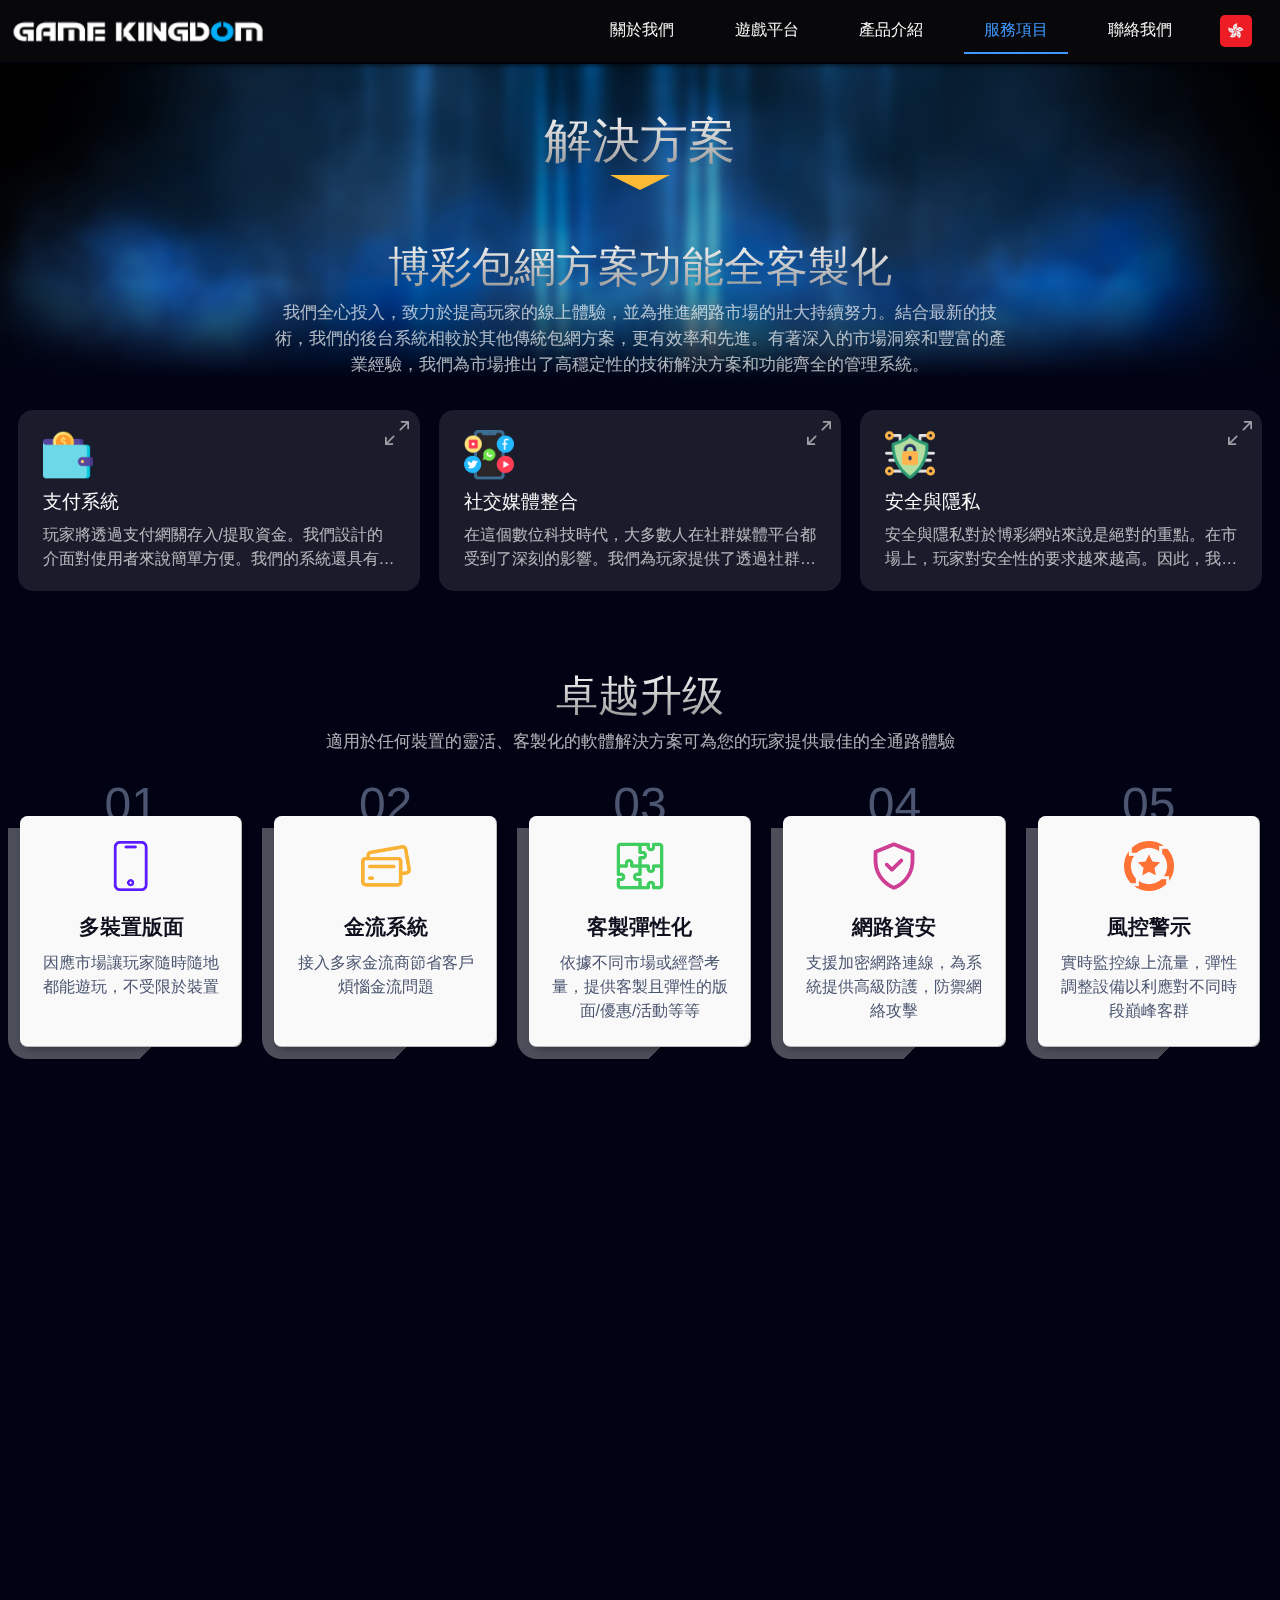
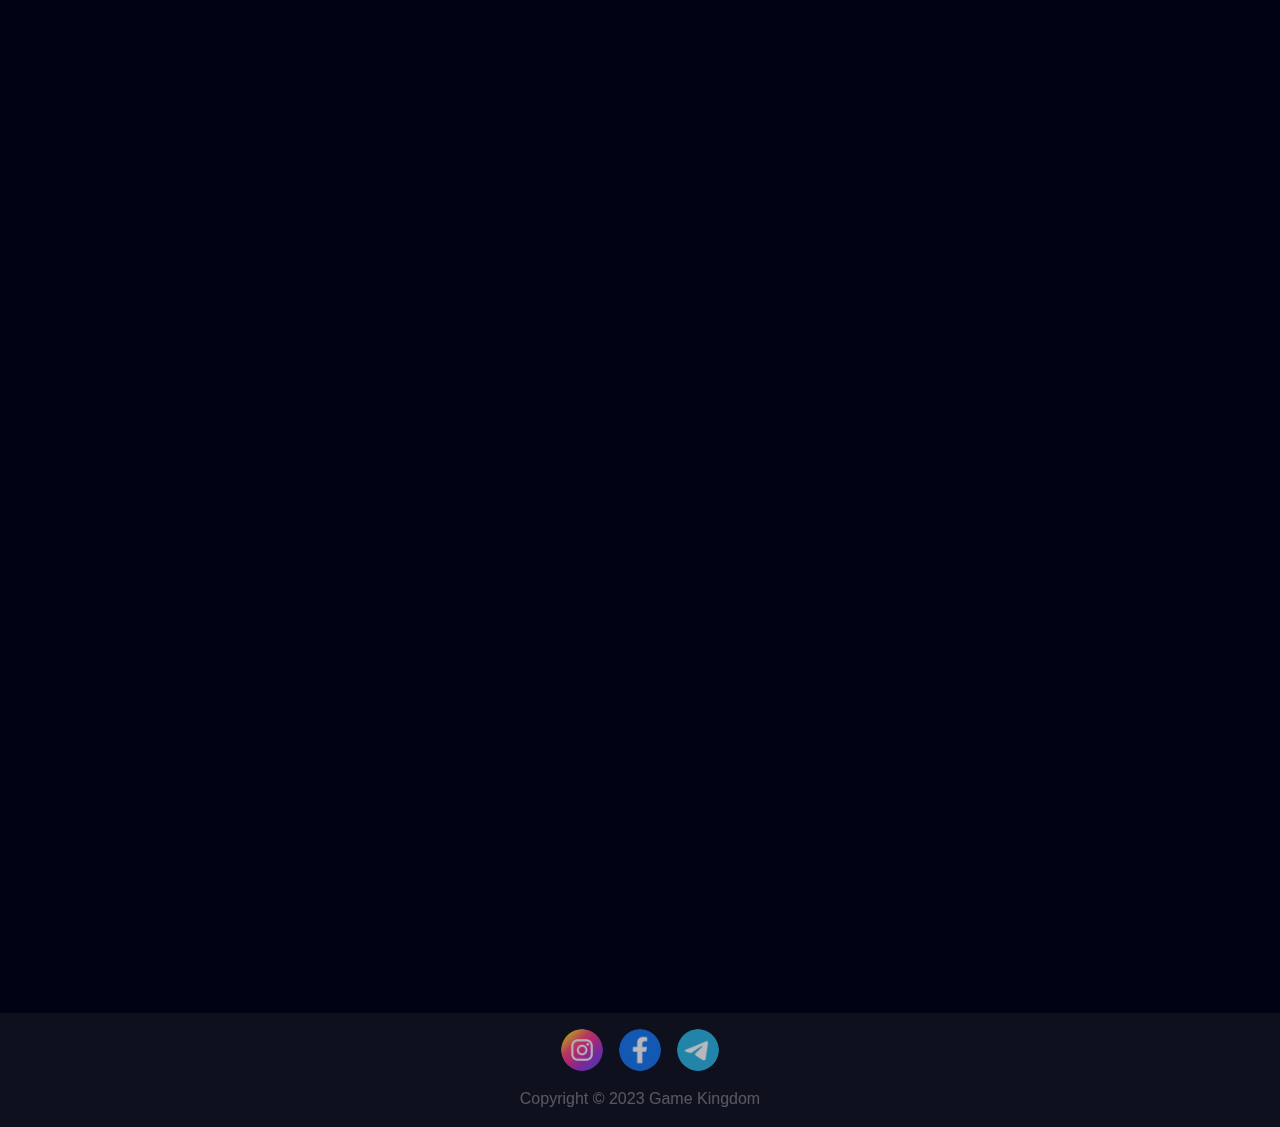
<file: service.html>
<!DOCTYPE html>
<html lang="en">

<head>
  <meta charset="UTF-8">
  <meta name="viewport" content="width=device-width, initial-scale=1.0">
  <title>Game Kingdom</title>
  <link rel="icon" href="images/icon.png" type="image/gif" sizes="16x16">
  <!-- <link rel="stylesheet" href="https://fonts.googleapis.com/icon?family=Material+Icons"> -->
  <link rel='stylesheet' href='css/bootstrap.min.css'>
  <!-- <link rel='stylesheet' href='https://cdnjs.cloudflare.com/ajax/libs/font-awesome/4.7.0/css/font-awesome.min.css'> -->
  <link rel="stylesheet" href="css/plugins.css">
  <link rel="stylesheet" href="layout.css">
  <link rel="stylesheet" href="menu.css">
  <script src='js/jquery.min.js'></script>
  <!-- layout -->
  <link rel="stylesheet" href="css/solution.css">
  <link rel="stylesheet" href="css/modal.css">
  <link rel="stylesheet" href="css/service.css">
  <!-- GK service -->
  <link rel='stylesheet' href='swiper/swiper-bundle.min.css'>
  <link rel="stylesheet" href="swiper/side.css">
</head>

<body>
  <div class="over-menu"></div>
  <header>
    <div class="desk-menu">
      <div class="logo">
        <div class="logo-adn"><a title="" href="index.html">Game <span>Kingdom</span></a></div>
      </div>
      <div class="menu-container">
        <div class="menu-header-container">
          <ul id="cd-primary-nav" class="menu">
            <li class="menu-item menu-item-has-children">
              <a>關於我們</a>
              <ul class="sub-menu">
                <li class="menu-item"><a href="about.html">品牌優勢</a></li>
                <li class="menu-item"><a href="about.html#02">我們的優勢</a></li>
              </ul>
            </li>
            <li class="menu-item"><a href="game.html">遊戲平台</a></li>
            <!-- <li class="menu-item"><a href="solution.html">解決方案</a></li> -->
            <li class="menu-item menu-item-has-children">
              <a>產品介紹</a>
              <ul class="sub-menu">
                <li class="menu-item"><a href="product.html">用戶介面</a></li>
                <li class="menu-item"><a href="product.html#02">後台系統</a></li>
                <li class="menu-item"><a href="product.html#03">建站流程</a></li>
              </ul>
            </li>
            <li class="menu-item menu-item-has-children active">
              <a>服務項目</a>
              <ul class="sub-menu">
                <li class="menu-item"><a href="service.html#01">卓越升級</a></li>
                <li class="menu-item"><a href="service.html#02">服務項目</a></li>
              </ul>
            </li>
            <li class="menu-item">
              <a href="contact.html">聯絡我們</a>
            </li>
          </ul>
        </div>
      </div>
      <div class="dropdown">
        <img src="images/flat/lan-hk.png" alt="" onclick="myFunction()" class="dropbtn">
        <div id="myDropdown" class="dropdown-content">
          <li><img src="images/flat/lan-ar.png" alt=""></li>
          <li><img src="images/flat/lan-br.png" alt=""></li>
          <li><img src="images/flat/lan-cn.png" alt=""></li>
          <li><img src="images/flat/lan-ec.png" alt=""></li>
          <li><img src="images/flat/lan-es.png" alt=""></li>
          <li class="active"><img src="images/flat/lan-hk.png" alt=""></li>
          <li><img src="images/flat/lan-hn.png" alt=""></li>
          <li><img src="images/flat/lan-us.png" alt=""></li>
        </div>
      </div>
      <div class="hamburger-menu">
        <div class="bar"></div>
      </div>
    </div>
  </header>

  <section>
    <div id="bgk-solution">
      <div class="de-gradient-edge-bottom"></div>
      <div class="container">
        <h2>解決方案</h2>
        <article>
          <h3 class="t-center">博彩包網方案功能全客製化</h3>
          <small
            class="t-center">我們全心投入，致力於提高玩家的線上體驗，並為推進網路市場的壯大持續努力。結合最新的技術，我們的後台系統相較於其他傳統包網方案，更有效率和先進。有著深入的市場洞察和豐富的產業經驗，我們為市場推出了高穩定性的技術解決方案和功能齊全的管理系統。</small>
        </article>
      </div>
      <div class="backdrop-blur"></div>
    </div>
  </section>

  <section id="box" class="wow fadeInUp">
    <div class="layout-area row">
      <!-- <div class="col-md-4 col-lg-3 box">
        <span class="trigger"><img src="images/elements/zoom.png" alt=""></span>
        <div class="content">
          <img src="images/material/ico-solution01.png" alt="">
          <h2>後台管理</h2>
          <p>我們的包網系統專為管理員設計，提供了一套完整且有效率的提款和資金批准流程。此外，管理員還能夠完全掌控並管理系統內的所有設定，包括玩家的交易、註冊、資金流動以及各類資料記錄。這確保了對市場的精準管理和流暢的操作體驗。</p>
          <a href="#">Read More</a>
        </div>
      </div>
      <div class="col-md-4 col-lg-3 box">
        <span class="trigger"><img src="images/elements/zoom.png" alt=""></span>
        <div class="content">
          <img src="images/material/ico-solution02.png" alt="">
          <h2>註冊和個人資料管理</h2>
          <p>每位新玩家想要在包網系統中投注，首先需要註冊帳號，並按照要求填寫資金的存入及支出明細，同時完成押金的補充。我們的博彩包網系統擁有用戶註冊以及查詢資料的功能，確保玩家資訊的安全與準確性。為了方便玩家，我們提供了多種註冊方式，包括電話、電子郵件、Google帳號以及其他主流社群媒體管道。</p>
        </div>
      </div> -->
      <div class="col-md-4 col-lg-4 box">
        <span class="trigger"><img src="images/elements/zoom.png" alt=""></span>
        <div class="content">
          <img src="images/material/ico-solution03.png" alt="">
          <h2>支付系統</h2>
          <p>玩家將透過支付網關存入/提取資金。我們設計的介面對使用者來說簡單方便。我們的系統還具有重要功能，例如設定用戶可以立即兌現的最大金額等。我們支援多種支付方式，如虛擬幣、無縫錢包等，讓用戶可以快速存取款。</p>
        </div>
      </div>
      <!-- <div class="col-md-4 col-lg-3 box">
        <span class="trigger"><img src="images/elements/zoom.png" alt=""></span>
        <div class="content">
          <img src="images/material/ico-solution04.png" alt="">
          <h2>優惠和獎金系統</h2>
          <p>由於獎金對於玩家具有很大的吸引力，它們在創建一個成功的投注網站中起到了決定性的作用。我們的博彩包網方案配備了一套具有競爭力的獎金系統，包括為新註冊用戶、充值、參與特定遊戲以及多次存款等提供的獎勵。這些獎金不僅能夠吸引玩家，還可以增加他們的參與度和留存率。</p>
        </div>
      </div>
      <div class="col-md-4 col-lg-3 box">
        <span class="trigger"><img src="images/elements/zoom.png" alt=""></span>
        <div class="content">
          <img src="images/material/ico-solution05.png" alt="">
          <h2>代理系統</h2>
          <p>全民代理商是在市場中引入新玩家和新會員的有效方法。我們的單層和多層代理系統旨在為推薦人（代理）和被推薦人（玩家）帶來互利。在我們的系統中，他們可以輕鬆地查看金額和交易詳情，只需幾個簡單的點擊操作。</p>
        </div>
      </div> -->
      <div class="col-md-4 col-lg-4 box">
        <span class="trigger"><img src="images/elements/zoom.png" alt=""></span>
        <div class="content">
          <img src="images/material/ico-solution06.png" alt="">
          <h2>社交媒體整合</h2>
          <p>在這個數位科技時代，大多數人在社群媒體平台都受到了深刻的影響。我們為玩家提供了透過社群媒體軟體聯繫客服的方式，這無疑增強了用戶的便利性和體驗。玩家可以直接利用他們的社群媒體帳號直接聯繫平台的客服。</p>
        </div>
      </div>
      <div class="col-md-4 col-lg-4 box">
        <span class="trigger"><img src="images/elements/zoom.png" alt=""></span>
        <div class="content">
          <img src="images/material/ico-solution07.png" alt="">
          <h2>安全與隱私</h2>
          <p>安全與隱私對於博彩網站來說是絕對的重點。在市場上，玩家對安全性的要求越來越高。因此，我們的系統刻意為客戶提供頂尖的反劫持技術、登入保護措施、以及SSL憑證加密等安全措施。不僅如此，為了確保您在競爭激烈的市場中脫穎而出，我們還提供了一系列獨特功能，旨在創造出與眾不同的用戶體驗。</p>
        </div>
      </div>
    </div>
  </section>

  <section id="01" class="wow fadeInUp">
    <article>
      <h3>卓越升级</h3>
      <small class="t-center">適用於任何裝置的靈活、客製化的軟體解決方案可為您的玩家提供最佳的全通路體驗</small>
    </article>
    <div class="layout-area solution">
      <li>
        <!-- style="--accent-color: #FF6F00" -->
        <div class="icon"><img src="images/material/plan/01.png" alt=""></div>
        <div class="title">多裝置版面</div>
        <div class="descr">因應市場讓玩家隨時隨地都能遊玩，不受限於裝置</div>
      </li>
      <li>
        <!-- style="--accent-color: #008DC2" -->
        <div class="icon"><img src="images/material/plan/02.png" alt=""></div>
        <div class="title">金流系統</div>
        <div class="descr">接入多家金流商節省客戶煩惱金流問題</div>
      </li>
      <li>
        <!-- style="--accent-color: #0B456A" -->
        <div class="icon"><img src="images/material/plan/03.png" alt=""></div>
        <div class="title">客製彈性化</div>
        <div class="descr">依據不同市場或經營考量，提供客製且彈性的版面/優惠/活動等等</div>
      </li>
      <li>
        <!-- style="--accent-color: #6A829A" -->
        <div class="icon"><img src="images/material/plan/04.png" alt=""></div>
        <div class="title">網路資安</div>
        <div class="descr">支援加密網路連線，為系統提供高級防護，防禦網絡攻擊</div>
      </li>
      <li>
        <!-- style="--accent-color: #6A829A" -->
        <div class="icon"><img src="images/material/plan/05.png" alt=""></div>
        <div class="title">風控警示</div>
        <div class="descr">實時監控線上流量，彈性調整設備以利應對不同時段巔峰客群</div>
      </li>
    </div>
  </section>

  <section class="wow fadeInUp">
    <article>
      <h3>技術支援服務</h3>
      <small class="t-center">了解客戶需求，提供合適包網方案與服務</small>
    </article>
    <div class="layout-area row">
      <div class="col-md-6 col-lg-4 column wow fadeInRight" data-wow-delay="0s">
        <div class="card gr-1">
          <div class="txt">
            <h5>會員系統</h5>
            <p>文字內容敘述文字內容敘述文字內容敘述文字內容敘述文字內容敘述文字內容敘述文字內容敘述文字內容敘述文字內容敘述文字內容敘述文字內容敘述</p>
          </div>
          <div class="ico-card">
            <i><img src="images/svg/service/p1.svg" alt=""></i>
          </div>
        </div>
      </div>
      <div class="col-md-6 col-lg-4 column wow fadeInRight" data-wow-delay=".1s">
        <div class="card gr-2">
          <div class="txt">
            <h5>存款支付</h5>
            <p>文字內容敘述文字內容敘述文字內容敘述文字內容敘述文字內容敘述文字內容敘述文字內容敘述文字內容敘述文字內容敘述</p>
          </div>
          <div class="ico-card">
            <i><img src="images/svg/service/p2.svg" alt=""></i>
          </div>
        </div>
      </div>
      <div class="col-md-12 col-lg-4 column wow fadeInRight" data-wow-delay=".2s">
        <div class="card gr-3">
          <div class="txt">
            <h5>有效投注</h5>
            <p>文字內容敘述文字內容敘述文字內容敘述文字內容敘述文字內容敘述文字內容敘述文字內容敘述文字內容敘述文字內容敘述文字內容敘述</p>
          </div>
          <div class="ico-card">
            <i><img src="images/svg/service/p3.svg" alt=""></i>
          </div>
        </div>
      </div>
    </div>
  </section>

  <section id="02" class="service wow fadeInUp">
    <article class="layout">
      <h3>GK服務項目</h3>
      <small class="t-center">GK 遊戲王國的包網服務為新的從業合作夥伴提供全方位的技術指導及服務，為合作夥伴節約了在技術層面及公司構建層面的資金負擔。
        因此，為客戶提供一個量身訂做的包網服務項目，是我們的專業強項！</small>
    </article>
    <div class="swiper swiper-slider">
      <div class="swiper-wrapper">
        <div class="swiper-slide"><img src="images/s01.jpg" alt="Swiper">
          <div class="info-s">
            <h4>訂製包網方案</h4>
            <p>訂制包網方案為您提供量身訂製的設計方案，自由靈活完全依照您的需求打造，獨一無二的設計更能凸顯品牌的實力與風格。
              平台是與玩家接觸的第一線橋樑，除了風格在地化、獨特的風格設計、品牌形象展示、更重要的是需要通盤的考量使用者操作流程、平台屬性，才能提供玩家良好的使用者體驗。</p>
          </div>
        </div>
        <div class="swiper-slide"><img src="images/slider/pc_img_001.jpg" alt="Swiper">
          <div class="info-s">
            <h4>綜合業務流程外包</h4>
            <p>GK綜合業務流程外包服務為客戶提供全面的企業方案，以幫助客戶減少或消除在該業務方面的費用和管理成本，從而使您更能將全部精力集中於開發全球業務發展。</p>
          </div>
        </div>
        <div class="swiper-slide"><img src="images/slider/pc_img_003.jpg" alt="Swiper">
          <div class="info-s">
            <h4>一站式服務</h4>
            <p>GK包網為尚未建立自己品牌的客戶提供完整的一站式包網服務方案。天成包網方案可在 10 分鐘內交付。您無需擔心從哪裡開始設計外觀，也無需承擔龐大的技術人工成本。天成包網將協助您解決任何營運上的需求。</p>
          </div>
        </div>
      </div>
      <span class="swiper-pagination"></span>
      <!-- <span class="swiper-button-prev"></span>
        <span class="swiper-button-next"></span> -->
    </div>
    <div class="bg_service">
      <div class="de-gradient-edge-top"></div>
      <div class="de-gradient-edge-bottom"></div>
      <div class="backdrop-blur"></div>
    </div>
  </section>

  <section class="wow fadeInUp" data-wow-delay=".1s">
    <div class="counseling">
      <article>
        <h3>專人輔導</h3> <small></small>
      </article>
      <div class="person">
        <div class="group">
          <img src="images/material/ico-people01.png">
          <p>我們有資源幫助客戶設立海外辦公室</p>
        </div>
        <div class="group">
          <img src="images/material/ico-people02.png">
          <p>我們有資源幫助客戶建立後台工作空間</p>
        </div>
        <div class="group">
          <img src="images/material/ico-people03.png">
          <p>我們提供後台培訓</p>
        </div>
        <div class="group">
          <img src="images/material/ico-people04.png">
          <p>我們在建立網站之前提供免費諮詢</p>
        </div>
        <div class="group">
          <img src="images/material/ico-people05.png">
          <p>我們有大量的模板設計供您選擇</p>
        </div>
      </div>
    </div>
    <div class="bg_solution">
      <div class="backdrop-blur"></div>
      <div class="de-gradient-edge-top"></div>
      <div class="de-gradient-edge-bottom"></div>
    </div>
  </section>

  <footer>
    <div><img src="images/footer/social-ig.png" alt=""><img src="images/footer/social-fb.png" alt=""><img
        src="images/footer/social-tg.png" alt=""></div>
    <div>Copyright © 2023 Game Kingdom</div>
  </footer>
  <a id="backtop" href="#top"></a>
</body>
<!-- open modal -->
 <!-- 
<div class="modal">
  <div class="modal-content">
    <span class="b-close"><img src="images/elements/ico-close.png" alt=""></span>
    <img src="images/material/ico-solution01.png" alt="" class="img">
    <h5>後台管理</h5>
    <p>我們包網系統專為管理員設計，提供了一套完整且有效率的提款和資金批准流程。此外，管理員還能夠完全掌控並管理系統內的所有設定，包括玩家的交易、註冊、資金流動以及各類資料記錄。這確保了對市場的精準管理和流暢的操作體驗。
    </p>
  </div>
</div>
<div class="modal">
  <div class="modal-content">
    <span class="b-close"><img src="images/elements/ico-close.png" alt=""></span>
    <img src="images/material/ico-solution02.png" alt="" class="img">
    <h5>註冊和個人資料管理</h5>
    <p>
      每位新玩家想要在包網系統中投注，首先需要註冊帳號，並按照要求填寫資金的存入及支出明細，同時完成押金的補充。我們的博彩包網系統擁有用戶註冊以及查詢資料的功能，確保玩家資訊的安全與準確性。為了方便玩家，我們提供了多種註冊方式，包括電話、電子郵件、Google帳號以及其他主流社群媒體管道。
    </p>
  </div>
</div>
 -->
<div class="modal">
  <div class="modal-content">
    <span class="b-close"><img src="images/elements/ico-close.png" alt=""></span>
    <img src="images/material/ico-solution03.png" alt="" class="img">
    <h5>支付系統</h5>
    <p>玩家將透過支付網關存入/提取資金。我們設計的介面對使用者來說簡單方便。我們的系統還具有重要功能，例如設定用戶可以立即兌現的最大金額等。我們支援多種支付方式，如虛擬幣、無縫錢包等，讓用戶可以快速存取款。</p>
  </div>
</div>
<!-- 
<div class="modal">
  <div class="modal-content">
    <span class="b-close"><img src="images/elements/ico-close.png" alt=""></span>
    <img src="images/material/ico-solution04.png" alt="" class="img">
    <h5>優惠和獎金系統</h5>
    <p>
      由於獎金對於玩家具有很大的吸引力，它們在創建一個成功的投注網站中起到了決定性的作用。我們的博彩包網方案配備了一套具有競爭力的獎金系統，包括為新註冊用戶、充值、參與特定遊戲以及多次存款等提供的獎勵。這些獎金不僅能夠吸引玩家，還可以增加他們的參與度和留存率。
    </p>
  </div>
</div>
<div class="modal">
  <div class="modal-content">
    <span class="b-close"><img src="images/elements/ico-close.png" alt=""></span>
    <img src="images/material/ico-solution05.png" alt="" class="img">
    <h5>代理系統</h5>
    <p>全民代理商在市場中引入新玩家和新會員的有效方法。我們的單層和多層代理系統旨在為推薦人（代理）和被推薦人（玩家）帶來互利。在我們的系統中，他們可以輕鬆地查看金額和交易詳情，只需幾個簡單的點擊操作。</p>
  </div>
</div>
 -->
<div class="modal">
  <div class="modal-content">
    <span class="b-close"><img src="images/elements/ico-close.png" alt=""></span>
    <img src="images/material/ico-solution06.png" alt="" class="img">
    <h5>社交媒體整合</h5>
    <p>在這個數位科技時代，大多數人在社群媒體平台都受到了深刻的影響。我們為玩家提供了透過社群媒體軟體聯繫客服的方式，這無疑增強了用戶的便利性和體驗。玩家可以直接利用他們的社群媒體帳號直接聯繫平台的客服。</p>
  </div>
</div>
<div class="modal">
  <div class="modal-content">
    <span class="b-close"><img src="images/elements/ico-close.png" alt=""></span>
    <img src="images/material/ico-solution07.png" alt="" class="img">
    <h5>安全與隱私</h5>
    <p>
      安全與隱私對於博彩網站來說是絕對的重點。在市場上玩家對安全性的要求越來越高。因此，我們的系統刻意為客戶提供頂尖的反劫持技術、登入保護措施、以及SSL憑證加密等安全措施。不僅如此，為了確保您在競爭激烈的市場中脫穎而出，我們還提供了一系列獨特功能，旨在創造出與眾不同的用戶體驗。
    </p>
  </div>
</div>
<!-- end modal -->
<script src="js/script.js"></script>
<script src="js/plugins.js"></script>
<script src="js/designesia.js"></script>
<script src="js/myDropdown.js"></script>
<!-- modal -->
<script src="js/trigger.js"></script>
<!-- swiper -->
<script src='swiper/swiper-bundle.min.js'></script>
<script src="swiper/side.js"></script>
</html>
</file>
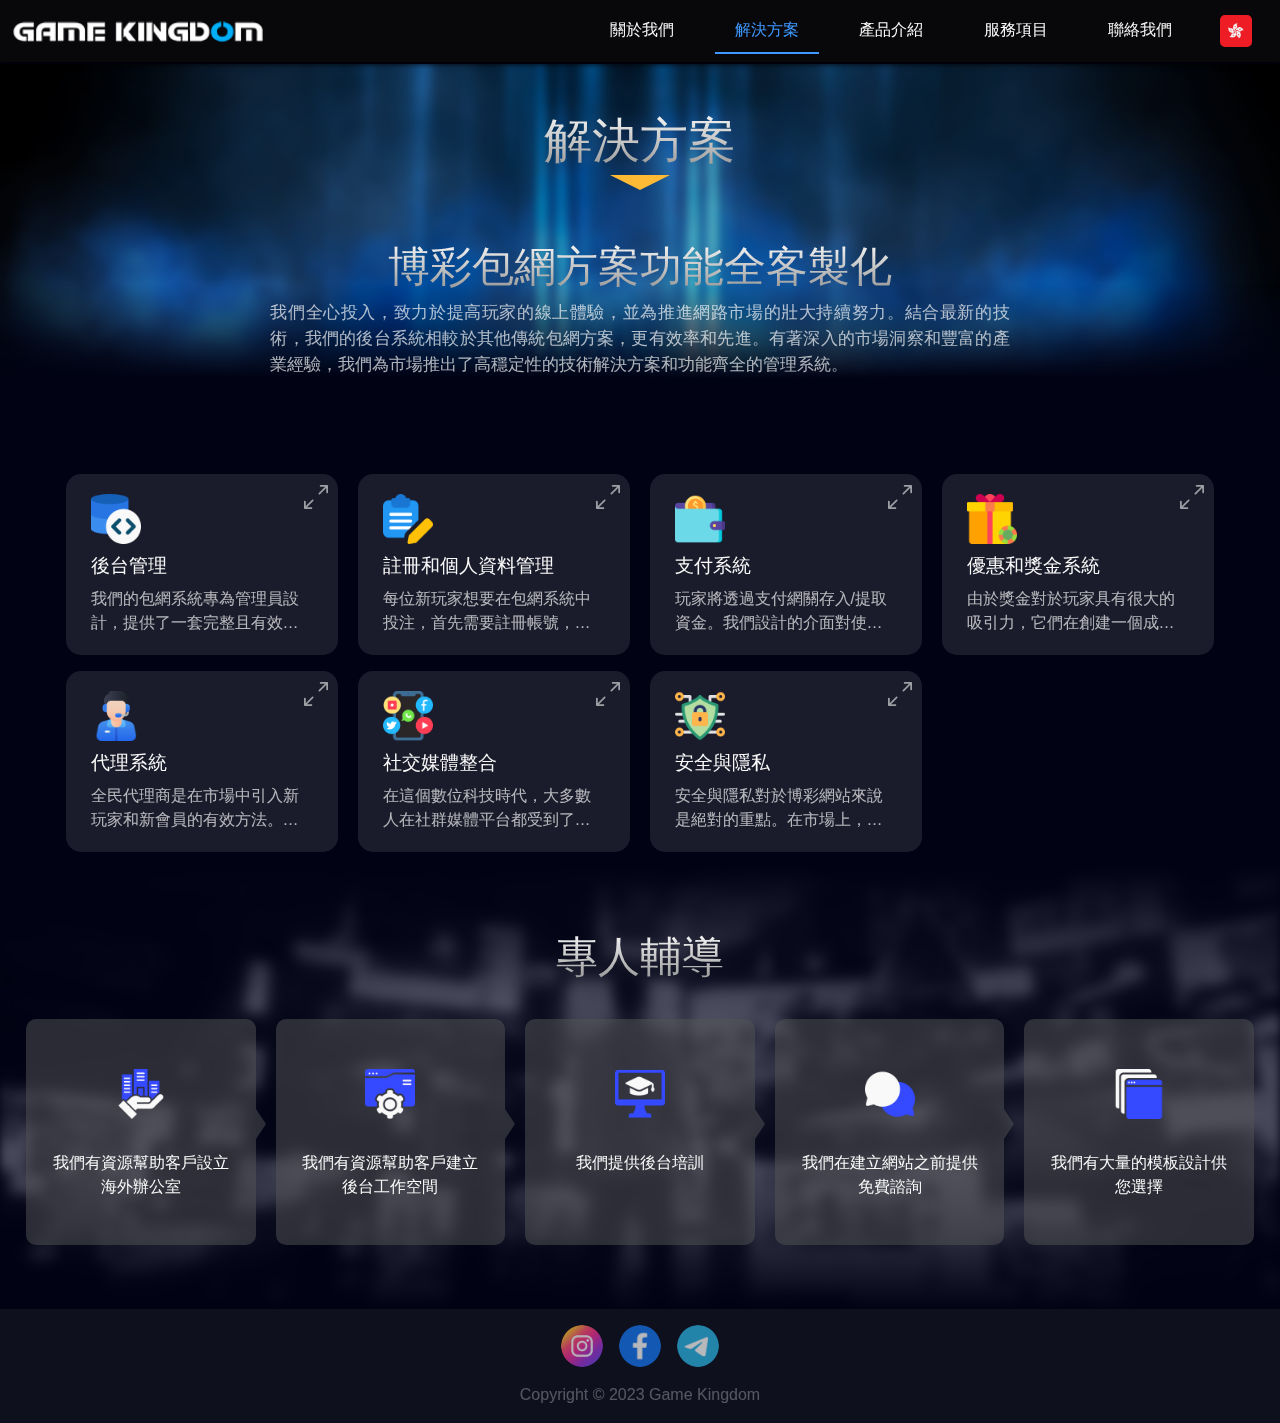
<file: solution.html>
<!DOCTYPE html>
<html lang="en">

<head>
  <meta charset="UTF-8">
  <meta name="viewport" content="width=device-width, initial-scale=1.0">
  <title>Game Kingdom</title>
  <link rel="icon" href="images/icon.png" type="image/gif" sizes="16x16">
  <link rel="stylesheet" href="https://fonts.googleapis.com/icon?family=Material+Icons">
  <link rel='stylesheet' href='css/bootstrap.min.css'>
  <link rel='stylesheet' href='https://cdnjs.cloudflare.com/ajax/libs/font-awesome/4.7.0/css/font-awesome.min.css'>
  <link rel="stylesheet" href="css/plugins.css">
  <link rel="stylesheet" href="layout.css">
  <link rel="stylesheet" href="menu.css">
  <link rel="stylesheet" href="flat.css">
  <script src='js/jquery.min.js'></script>
  <!--  -->
  <link rel="stylesheet" href="css/solution.css">
  <link rel="stylesheet" href="css/modal.css">
</head>

<body> 
  <div class="over-menu"></div>
  <header>
    <div class="desk-menu">
      <div class="logo">
        <div class="logo-adn"><a title="" href="/">Game <span>Kingdom</span></a></div>
      </div>
      <div class="menu-container">
        <div class="menu-header-container">
          <ul id="cd-primary-nav" class="menu">
            <li class="menu-item menu-item-has-children">
              <a>關於我們</a>
              <ul class="sub-menu">
                <li class="menu-item"><a href="about.html">品牌優勢</a></li>
                <li class="menu-item"><a href="about.html#02">我們的優勢</a></li>
              </ul>
            </li>
            <li class="menu-item active"><a href="solution.html">解決方案</a></li>
            <li class="menu-item menu-item-has-children">
              <a>產品介紹</a>
              <ul class="sub-menu">
                <li class="menu-item"><a href="product.html">用戶介面</a></li>
                <li class="menu-item"><a href="product.html#02">後台系統</a></li>
                <li class="menu-item"><a href="product.html#03">建站流程</a></li>
              </ul>
            </li>
            <li class="menu-item menu-item-has-children">
              <a>服務項目</a>
              <ul class="sub-menu">
                <li class="menu-item"><a href="service.html">卓越升級</a></li>
                <li class="menu-item"><a href="service.html#02">服務項目</a></li>
              </ul>
            </li>
            <li class="menu-item">
              <a href="contact.html">聯絡我們</a>
            </li>
          </ul>
        </div>
      </div>
      <div class="hamburger-menu">
        <div class="bar"></div>
      </div>
      <div class="sl-nav">
        <ul>
          <li><b><img src="images/flat/lan-hk.png" alt=""></b>
            <div class="triangle"></div>
            <ul>
              <li><img src="images/flat/lan-ar.png" alt=""></li>
              <li><img src="images/flat/lan-br.png" alt=""></li>
              <li><img src="images/flat/lan-cn.png" alt=""></li>
              <li><img src="images/flat/lan-ec.png" alt=""></li>
              <li><img src="images/flat/lan-es.png" alt=""></li>
              <li class="active"><img src="images/flat/lan-hk.png" alt=""></li>
              <li><img src="images/flat/lan-hn.png" alt=""></li>
              <li><img src="images/flat/lan-us.png" alt=""></li>
            </ul>
          </li>
        </ul>
      </div>
    </div>
  </header>

  <section>
    <div id="bgk-solution">
      <div class="de-gradient-edge-bottom"></div>
      <div class="container">
        <h2>解決方案</h2>
        <article>
          <h3>博彩包網方案功能全客製化</h3>
          <small>我們全心投入，致力於提高玩家的線上體驗，並為推進網路市場的壯大持續努力。結合最新的技術，我們的後台系統相較於其他傳統包網方案，更有效率和先進。有著深入的市場洞察和豐富的產業經驗，我們為市場推出了高穩定性的技術解決方案和功能齊全的管理系統。</small>
        </article>
      </div>
      <div class="backdrop-blur"></div>
    </div>
  </section>

  <div class="container">
    <section id="box" class="wow fadeInUp" data-wow-delay=".3s">
      <div class="layout-area row">
        <div class="col-md-4 col-lg-3 box">
          <span class="trigger"><img src="images/elements/zoom.png" alt=""></span>
          <div class="content">
            <img src="images/material/ico-solution01.png" alt="">
            <h2>後台管理</h2>
            <p>
              我們的包網系統專為管理員設計，提供了一套完整且有效率的提款和資金批准流程。此外，管理員還能夠完全掌控並管理系統內的所有設定，包括玩家的交易、註冊、資金流動以及各類資料記錄。這確保了對市場的精準管理和流暢的操作體驗。
            </p>
            <!-- <a href="#">Read More</a> -->
          </div>
        </div>
        <div class="col-md-4 col-lg-3 box">
          <span class="trigger"><img src="images/elements/zoom.png" alt=""></span>
          <div class="content">
            <img src="images/material/ico-solution02.png" alt="">
            <h2>註冊和個人資料管理</h2>
            <p>
              每位新玩家想要在包網系統中投注，首先需要註冊帳號，並按照要求填寫資金的存入及支出明細，同時完成押金的補充。我們的博彩包網系統擁有用戶註冊以及查詢資料的功能，確保玩家資訊的安全與準確性。為了方便玩家，我們提供了多種註冊方式，包括電話、電子郵件、Google帳號以及其他主流社群媒體管道。
            </p>
          </div>
        </div>
        <div class="col-md-4 col-lg-3 box">
          <span class="trigger"><img src="images/elements/zoom.png" alt=""></span>
          <div class="content">
            <img src="images/material/ico-solution03.png" alt="">
            <h2>支付系統</h2>
            <p>玩家將透過支付網關存入/提取資金。我們設計的介面對使用者來說簡單方便。我們的系統還具有重要功能，例如設定用戶可以立即兌現的最大金額等。我們支援多種支付方式，如虛擬幣、無縫錢包等，讓用戶可以快速存取款。</p>
          </div>
        </div>
        <div class="col-md-4 col-lg-3 box">
          <span class="trigger"><img src="images/elements/zoom.png" alt=""></span>
          <div class="content">
            <img src="images/material/ico-solution04.png" alt="">
            <h2>優惠和獎金系統</h2>
            <p>
              由於獎金對於玩家具有很大的吸引力，它們在創建一個成功的投注網站中起到了決定性的作用。我們的博彩包網方案配備了一套具有競爭力的獎金系統，包括為新註冊用戶、充值、參與特定遊戲以及多次存款等提供的獎勵。這些獎金不僅能夠吸引玩家，還可以增加他們的參與度和留存率。
            </p>
          </div>
        </div>
        <div class="col-md-4 col-lg-3 box">
          <span class="trigger"><img src="images/elements/zoom.png" alt=""></span>
          <div class="content">
            <img src="images/material/ico-solution05.png" alt="">
            <h2>代理系統</h2>
            <p>全民代理商是在市場中引入新玩家和新會員的有效方法。我們的單層和多層代理系統旨在為推薦人（代理）和被推薦人（玩家）帶來互利。在我們的系統中，他們可以輕鬆地查看金額和交易詳情，只需幾個簡單的點擊操作。</p>
          </div>
        </div>
        <div class="col-md-4 col-lg-3 box">
          <span class="trigger"><img src="images/elements/zoom.png" alt=""></span>
          <div class="content">
            <img src="images/material/ico-solution06.png" alt="">
            <h2>社交媒體整合</h2>
            <p>在這個數位科技時代，大多數人在社群媒體平台都受到了深刻的影響。我們為玩家提供了透過社群媒體軟體聯繫客服的方式，這無疑增強了用戶的便利性和體驗。玩家可以直接利用他們的社群媒體帳號直接聯繫平台的客服。</p>
          </div>
        </div>
        <div class="col-md-4 col-lg-3 box">
          <span class="trigger"><img src="images/elements/zoom.png" alt=""></span>
          <div class="content">
            <img src="images/material/ico-solution07.png" alt="">
            <h2>安全與隱私</h2>
            <p>
              安全與隱私對於博彩網站來說是絕對的重點。在市場上，玩家對安全性的要求越來越高。因此，我們的系統刻意為客戶提供頂尖的反劫持技術、登入保護措施、以及SSL憑證加密等安全措施。不僅如此，為了確保您在競爭激烈的市場中脫穎而出，我們還提供了一系列獨特功能，旨在創造出與眾不同的用戶體驗。
            </p>
          </div>
        </div>
      </div>
    </section>
  </div>
  <!-- container END -->
  <section class="wow fadeInUp" data-wow-delay=".6s">
    <div class="solution">
      <article>
        <h3>專人輔導</h3> <small></small>
      </article>
      <div class="person">
        <div class="group">
          <img src="images/material/ico-people01.png">
          <p>我們有資源幫助客戶設立海外辦公室</p>
        </div>
        <div class="group">
          <img src="images/material/ico-people02.png">
          <p>我們有資源幫助客戶建立後台工作空間</p>
        </div>
        <div class="group">
          <img src="images/material/ico-people03.png">
          <p>我們提供後台培訓</p>
        </div>
        <div class="group">
          <img src="images/material/ico-people04.png">
          <p>我們在建立網站之前提供免費諮詢</p>
        </div>
        <div class="group">
          <img src="images/material/ico-people05.png">
          <p>我們有大量的模板設計供您選擇</p>
        </div>
      </div>
    </div>
    <div class="bg_solution">
      <div class="backdrop-blur"></div>
      <div class="de-gradient-edge-top"></div>
      <div class="de-gradient-edge-bottom"></div>
    </div>
  </section>

  <footer>
    <div><img src="images/footer/social-ig.png" alt=""><img src="images/footer/social-fb.png" alt=""><img src="images/footer/social-tg.png" alt=""></div>
    <div>Copyright © 2023 Game Kingdom</div>
  </footer>
  <a id="backtop" href="#top"></a>
</body>
<!-- open modal -->
<div class="modal">
  <div class="modal-content">
    <span class="b-close"><img src="images/elements/ico-close.png" alt=""></span>
    <img src="images/material/ico-solution01.png" alt="" class="img">
    <h5>後台管理</h5>
    <p>我們包網系統專為管理員設計，提供了一套完整且有效率的提款和資金批准流程。此外，管理員還能夠完全掌控並管理系統內的所有設定，包括玩家的交易、註冊、資金流動以及各類資料記錄。這確保了對市場的精準管理和流暢的操作體驗。
    </p>
  </div>
</div>
<div class="modal">
  <div class="modal-content">
    <span class="b-close"><img src="images/elements/ico-close.png" alt=""></span>
    <img src="images/material/ico-solution02.png" alt="" class="img">
    <h5>註冊和個人資料管理</h5>
    <p>
      每位新玩家想要在包網系統中投注，首先需要註冊帳號，並按照要求填寫資金的存入及支出明細，同時完成押金的補充。我們的博彩包網系統擁有用戶註冊以及查詢資料的功能，確保玩家資訊的安全與準確性。為了方便玩家，我們提供了多種註冊方式，包括電話、電子郵件、Google帳號以及其他主流社群媒體管道。
    </p>
  </div>
</div>
<div class="modal">
  <div class="modal-content">
    <span class="b-close"><img src="images/elements/ico-close.png" alt=""></span>
    <img src="images/material/ico-solution03.png" alt="" class="img">
    <h5>支付系統</h5>
    <p>玩家將透過支付網關存入/提取資金。我們設計的介面對使用者來說簡單方便。我們的系統還具有重要功能，例如設定用戶可以立即兌現的最大金額等。我們支援多種支付方式，如虛擬幣、無縫錢包等，讓用戶可以快速存取款。</p>
  </div>
</div>
<div class="modal">
  <div class="modal-content">
    <span class="b-close"><img src="images/elements/ico-close.png" alt=""></span>
    <img src="images/material/ico-solution04.png" alt="" class="img">
    <h5>優惠和獎金系統</h5>
    <p>
      由於獎金對於玩家具有很大的吸引力，它們在創建一個成功的投注網站中起到了決定性的作用。我們的博彩包網方案配備了一套具有競爭力的獎金系統，包括為新註冊用戶、充值、參與特定遊戲以及多次存款等提供的獎勵。這些獎金不僅能夠吸引玩家，還可以增加他們的參與度和留存率。
    </p>
  </div>
</div>
<div class="modal">
  <div class="modal-content">
    <span class="b-close"><img src="images/elements/ico-close.png" alt=""></span>
    <img src="images/material/ico-solution05.png" alt="" class="img">
    <h5>代理系統</h5>
    <p>全民代理商在市場中引入新玩家和新會員的有效方法。我們的單層和多層代理系統旨在為推薦人（代理）和被推薦人（玩家）帶來互利。在我們的系統中，他們可以輕鬆地查看金額和交易詳情，只需幾個簡單的點擊操作。</p>
  </div>
</div>
<div class="modal">
  <div class="modal-content">
    <span class="b-close"><img src="images/elements/ico-close.png" alt=""></span>
    <img src="images/material/ico-solution06.png" alt="" class="img">
    <h5>社交媒體整合</h5>
    <p>在這個數位科技時代，大多數人在社群媒體平台都受到了深刻的影響。我們為玩家提供了透過社群媒體軟體聯繫客服的方式，這無疑增強了用戶的便利性和體驗。玩家可以直接利用他們的社群媒體帳號直接聯繫平台的客服。</p>
  </div>
</div>
<div class="modal">
  <div class="modal-content">
    <span class="b-close"><img src="images/elements/ico-close.png" alt=""></span>
    <img src="images/material/ico-solution07.png" alt="" class="img">
    <h5>安全與隱私</h5>
    <p>
      安全與隱私對於博彩網站來說是絕對的重點。在市場上玩家對安全性的要求越來越高。因此，我們的系統刻意為客戶提供頂尖的反劫持技術、登入保護措施、以及SSL憑證加密等安全措施。不僅如此，為了確保您在競爭激烈的市場中脫穎而出，我們還提供了一系列獨特功能，旨在創造出與眾不同的用戶體驗。
    </p>
  </div>
</div>
<!-- end modal -->
<!--  -->
<script src="js/script.js"></script>
<script src="js/plugins.js"></script>
<script src="js/designesia.js"></script>
<!-- modal -->
<script src="js/trigger.js"></script>
</html>
</file>
<file: layout.css>
:root {
    --main: #3549FF;
    --main-rgb: 53, 73, 255;
    --primary-color: #5b1aff;
    --primary-color-rgb: 91, 26, 255;
    --secondary-color: #3549ff;
    --secondary-color-rgb: 53, 73, 255;
    --contrast-color: #FFBA35;
    --contrast-color-rgb: rgb(255, 186, 53);
    --star-color: #ffff00;
    --star-color-rgb: rgb(255, 255, 0);
    --tag-color: #3E98FF;
    --tag-color-rgb: rgb(62, 152, 255);
    --default: #f9f9f9;
    --default-rgb: rgb(249, 249, 249);
    --text-color: #181928;

    --title-font: "Oxanium", Helvetica, Arial, sans-serif;
    --body-font: "Oswald", Helvetica, Arial, sans-serif;
    --body-font-weight: 500;
    --border-default: solid 1px rgba(30, 30, 30, 1);
    --bg-color-even: #E8E8E8;
    --bg-color-odd: #F4F4F4;
    --bg-dark-1: #010314;
    --bg-dark-1-rgb: 1, 3, 20;
    --bg-dark-2: #0F101E;
    --bg-dark-3: #0A0125;
    --body-font-color: #4C5671;
    --dark-body-font-color: #92939e;
    --swiper-theme-color: var(--secondary-color);
}

::-webkit-scrollbar {
    width: 6px;
    height: 6px;
}

::-webkit-scrollbar-thumb {
    background: rgba(255, 255, 255, .3);
    border-radius: 10px;
}

::-webkit-scrollbar-track {
    background: transparent;
}

*,
*:after,
*:before {
    margin: 0;
    padding: 0;
    -webkit-box-sizing: border-box;
    -moz-box-sizing: border-box;
    -ms-box-sizing: border-box;
    -o-box-sizing: border-box;
    box-sizing: border-box;
    -webkit-user-select: none;
    -ms-user-select: none;
    -o-user-select: none;
    -moz-user-select: none;
    user-select: none;

    transition: all 0.3s ease-in-out;
}

html,
body {
    scroll-behavior: smooth;
    font-family: var(--body-font);
    background: var(--bg-dark-1);

    height: 100%;
    margin: 0;
}

.no-scroll {
    overflow: hidden;
}

a {
    text-decoration: none !important;
    outline: none;
}

/* h2, h3{
    filter: drop-shadow(5px 5px 10px rgba(0, 0, 0, .5));
} */


/************************************************ CSS  網站淡出效果 
***************************************************************************/
body {
    animation: fadeInAnimation ease 1s;
    animation-iteration-count: 1;
    animation-fill-mode: forwards;
}

@keyframes fadeInAnimation {
    0% {
        opacity: 0;
    }

    100% {
        opacity: 1;
    }
}

section,
footer {
    position: relative;
    width: 100%;
    height: auto;
    padding: 4em 0 2em;
    /* float: left;
    overflow: hidden; */
}

img,
svg {
    width: 100%;
    height: auto;
}

article {
    display: flex;
    flex-direction: column;
    align-items: center;
    font-size: 1.8em;
    padding-bottom: 1em;
}

article h2,
article h3 {
    background: -webkit-linear-gradient(var(--default), #939393);
    -webkit-background-clip: text;
    -webkit-text-fill-color: transparent;
}

small {
    font-size: .6em;
    color: var(--default);
    opacity: .7;
    text-align: justify;
}

.container {
    position: relative;
    overflow: hidden;
    z-index: 2;

    padding: 4em .5em 0;
}

.container-full {
    position: relative;
    overflow: hidden;
    z-index: 2;

    padding: 0 1.5em 0;
    max-width: 1420px;
    margin: 0 auto;
}

.t-center {
    text-align: center;
}


footer {
    display: flex;
    flex-direction: column;
    align-items: center;
    gap: 1em;
    background: var(--bg-dark-2);
    padding: 1em 0;
}

footer>div {
    display: flex;
    gap: 1em;
    line-height: inherit;
}

footer>div>img {
    max-width: 42px;
    border-radius: 50%;
    opacity: .7;
}

footer>div>img:hover {
    scale: 1.2;
    border: 3px var(--main) solid;
    box-shadow: 0px 0px 30px #000FFF;
    /* filter: drop-shadow(0px 0px 30px #000FFF); */
    opacity: 1;
}

footer>div:last-child {
    opacity: .3;
}

@media (max-width: 767px) {
    .header-mobile {
        /* padding: 0 .5em; */
    }

    article {
        padding: 0 .5em .5em;
    }

    footer {
        padding: .5em 0;
        gap: .3em;
    }

    footer>div {
        font-size: .8em;
    }
}
@media (max-width: 576px) {
    article h2{
        letter-spacing: -1px;
    }
}

/******************************************  animation  *****************/
.animation-float,
.animation-float-small {
    animation: float 2s linear .5s infinite alternate both;
}

.animation-float-reverse,
.animation-float-reverse-small {
    animation: float-reverse 3s linear .3s infinite alternate both;
}

@keyframes float {
    0% {
        transform: translateY(0);
    }

    50% {
        transform: translateY(5px);
    }

    100% {
        transform: translateY(10px);
    }
}

@keyframes float-reverse {
    0% {
        transform: translateY(20px);
    }

    50% {
        transform: translateY(5px);
    }

    100% {
        transform: translateY(0px);
    }
}


/* *****************************************   語系  */
.dropbtn {
    border: none;
    cursor: pointer;
    width: 32px;
    border-radius: 5px;
    /* text-indent: -99999px; */
}

.dropbtn:hover,
.dropbtn:focus {
    /* background-color: blue; */
}

.dropdown {
    display: inline;
    margin-right: 20px;
}

.dropdown-content {
    display: none;
    position: absolute;
    z-index: 1;
    overflow: auto;

    background-color: rgba(0, 0, 0, .9);
    box-shadow: 0 5px 15px rgba(0, 0, 0, 0.2);
    transform: translateX(-5px) translateY(10px);
    padding: .2px;
    border-radius: 5px;
}

.dropdown-content li {
    padding: 5px;
    display: flex;
    justify-content: flex-start;
    align-items: center;
}

.dropdown-content li img {
    width: 32px;
    height: auto;
    border-radius: 5px;
    opacity: .6;
}

.dropdown-content li:hover img,
.dropdown-content li.active img {
    opacity: 1;
    /* box-shadow: 0 0 10px rgba(255, 255, 255, .5); */
    outline: 2px var(--main) solid;
}

.dropdown-content a {
    color: black;
    padding: 12px 16px;
    text-decoration: none;
    display: block;
}

.dropdown a:hover {
    background-color: green
}

.show {
    display: block;
}



/* *****************************************   btn-main  */
a.btn-main {
    position: relative;
    overflow: hidden;
    height: 33px;

    font-size: 1em;
    font-weight: 700;
    color: var(--default);

    border-radius: 5px;
    -moz-border-radius: 5px;
    -webkit-border-radius: 5px;

    display: flex;
    justify-content: center;
    align-items: center;
    text-align: center;
}

a.btn-main span {
    display: block;
    position: relative;
    z-index: 1;
    transition: all .3s ease-in-out;
}

a.btn-main:hover span {
    opacity: 0;
    margin-top: 50px;
}

a.btn-main:hover:before {
    opacity: 1;
    transform: translate(0, 0);
}

a.btn-main:before {
    content: attr(data-hover);
    position: absolute;
    z-index: 1;
    left: 0;
    width: 100%;
    opacity: 0;
    transform: translate(0, -100%);
    transition: all 0.3s ease-in-out;
}

a.btn-main,
.btn-main {
    background: linear-gradient(to right, var(--primary-color), var(--secondary-color));
}

a.btn-main:hover,
.btn-main:hover {
    color: var(--default);
    -webkit-box-shadow: 2px 2px 20px 0px rgba(var(--primary-color-rgb), 0.5);
    -moz-box-shadow: 2px 2px 20px 0px rgba(var(--primary-color-rgb), 0.5);
    box-shadow: 2px 2px 20px 0px rgba(var(--primary-color-rgb), 0.5);
}

/* 掃光 */
.xiaoguo {
    position: absolute;
    height: 70px;
    width: 300px;
    background: linear-gradient(to bottom, rgba(255, 255, 255, 0), rgba(255, 255, 255, 0.5) 50%, rgba(255, 255, 255, 0));
    transform: rotateZ(60deg) translate(-5em, 10em);
    animation: scan 2s infinite;
    -webkit-animation: scan 2s infinite;
    -moz-animation: scan 2s infinite;
}

@keyframes scan {
    100% {
        transform: rotateZ(60deg) translate(5em, -10em);
    }
}

@media (max-width: 767px) {
    .xiaoguo {
        height: 200px;
        transform: rotateZ(60deg) translate(-50em, 100em);
    }

    @keyframes scan {
        100% {
            transform: rotateZ(60deg) translate(15em, -30em);
        }
    }
}


/*  背景圖  */
.cover-bg {
    position: relative;
    width: 100%;
    height: 100%;
    box-sizing: border-box;
    background-image: url(images/background/26_soop_282.jpg);
    background-position: bottom center;
    margin: -3em 0 0;
}

.cover-bg::before {
    /* transform: translateZ(-1px) scale(2); */
    content: "";
    position: absolute;
    top: 0;
    bottom: 0;
    left: 0;
    right: 0;
    background-color: rgba(0, 0, 0, 0.3);
    backdrop-filter: blur(10px);
}

.cover-bg,
.cover-bg:before {
    background-size: cover;
    /* overflow: hidden; */
}

.cover-bg article {
    align-items: flex-start;
}

.cover-bg .container {
    padding: 0 5em;
}

/* ****************************  game */
#bgk-about {
    position: relative;
    background-image: url(images/background/bgk.jpg);
    background-size: cover;
    background-position: left;
    margin: -34px 0 0;
}

#bgk-about>div:nth-of-type(2) {
    padding: 6em 0 3em;
    overflow: hidden;
    position: relative;
    z-index: 2;
    max-width: 1400px;
    margin: 0 auto;
}

#bgk-about>div>div>div:nth-of-type(1) {
    padding: 0 3em;
    text-align: justify;
}

#bgk-about article {
    /* align-items: flex-start; */
}

.game-type,
.game-partner {
    position: relative;
    z-index: 3;
    overflow: hidden;

    padding: 0 .5em 2em;
    max-width: 1440px;
    margin: 0 auto;
}

.game-type article {
    padding-bottom: 0;
}

.game-partner {
    padding: 2em 1em;
}

.game-partner article {
    position: relative;
    z-index: 9;
}

/* game */
ul.provider-card {
    display: grid;
    grid-template-columns: repeat(8, minmax(auto, 1fr));
    grid-auto-rows: auto;
    gap: 2em;
    position: relative;
    z-index: 2;
    /* max-width: 1280px;
    margin: 0 auto; */
    clear: both;
}

ul.provider-card,
ul.provider-card li {
    list-style-type: none;
    padding-left: 0;
    position: relative;
}

ul.provider-card li .star {
    left: -7px;
    top: -7px;
}

.exp {
    display: none;
}

/*  */
@media (max-width: 576px) {
    #bgk-about{
        margin: 0;
    }
    .provider-box {
        display: block;
        width: 100%;
        overflow: hidden;
        position: relative;
        z-index: 3;
    }

    .text {
        overflow: hidden;
        position: relative;
        max-height: 400px;

        display: flex;
        flex-direction: column-reverse;
    }

    .text::before {
        content: '';
        height: calc(100% - 25px);
        float: right;
    }

    .open {
        cursor: pointer;
        display: flex;
        justify-content: center;
        align-items: center;
        color: var(--default);
        background: var(--main);
        border-radius: 5px;
        padding: .5em;
    }

    .open::before {
        content: '...';
        position: absolute;
        left: -5px;
        color: #333;
        transform: translateX(-100%);
    }

    .open::after {
        content: '更多';
        background: url(images/ui/icon.png) no-repeat 0px 6px;
        width: auto;
        height: 100%;
        padding: 0 0 0 16px;
        /* margin: 0 0 0 -32px; */
    }

    .exp:checked+.text {
        max-height: none;
    }

    .exp:checked+.text .open {
        /* opacity: .3; */
    }

    .exp:checked+.text .open::after {
        content: '關閉';
        background-image: url(images/ui/icon2.png);
        width: auto;

        color: var(--default);
        opacity: .3;

    }

    .exp:checked+.text .open::before {
        visibility: hidden;
        /*在展開狀態下隱藏精簡號*/
    }
}

/*  */
.game-support {
    position: relative;
    /* overflow: hidden; */
    z-index: 2;
    padding: 3em 1em 2em;
}

.game-support>.row {
    position: relative;
    z-index: 3;
    max-width: 1440px;
    margin: 0 auto;
    row-gap: 2em;
}

/* ****************************  solution */
#bgk-solution {
    position: relative;
    background-image: url(images/background/bg-solution.jpg);
    background-size: cover;
    background-position: center;
    /* margin: -34px 0 0; */
    /* filter: blur(7.5px); */
}

#bgk-solution>.container {
    padding: 3em 1em 0;
    max-width: 800px;

    display: flex;
    flex-direction: column;
    align-items: center;
    row-gap: 4em;
}

#bgk-solution>.container h2 {
    background: -webkit-linear-gradient(var(--default), #939393);
    -webkit-background-clip: text;
    -webkit-text-fill-color: transparent;
    position: relative;
}

#bgk-solution>.container h2::after {
    content: '';
    position: absolute;
    bottom: -50px;
    left: 50%;
    margin-left: -30px;
    border: 30px solid transparent;
    border-top: 15px solid #FFBA35;
}

#bgk-solution>.container article {
    padding: 0 .5em;
}

.solution {
    position: relative;
    z-index: 1;
}

/* ****************************  product */
#bgk-product {
    position: relative;
    background: url(images/background/bgk-p.jpg) no-repeat;
    background-size: cover;
    background-position: center;
    /* opacity: 0.6;
    filter: blur(7.5px); */
    /* margin: -2em 0 0; */
    padding: 0;
}

#bgk-product>.container {
    display: flex;
    flex-direction: column;
    align-items: center;
    row-gap: 2em;
    padding: 3em 0 0;
}

#bgk-product article {
    padding: 0 .5em;
}

#bgk-product a.btn-main {
    padding: 25px 28px 25px;
    margin-top: 1em;
}

.big-p {
    position: relative;
    height: 650px;
    width: 100%;
}

.big-p img {
    position: absolute;
    top: 50%;
    left: 50%;
    transform: translate(-50%, -0%);
    width: 280px;
    border-radius: 20px;
}

.big-p>div {
    position: absolute;
}

.big-p>div:nth-of-type(1) {
    top: 10%;
    left: 20%;
}

.big-p>div:nth-of-type(2) {
    left: 50%;
    z-index: 1;
}

.big-p>div:nth-of-type(3) {
    top: 10%;
    right: 20%;
}

.big-p span {
    font-size: 14px;
    position: absolute;
    z-index: 9;
    width: max-content;
    background: var(--tag-color);
    color: var(--default);
    padding: .5em .8em;
    border-radius: 10px;
}

.big-p span::after {
    content: '';
    position: absolute;
    top: 35px;
    left: 70px;
    border: 10px solid transparent;
    border-top: 10px solid var(--tag-color);
    transform: rotate(0deg) skew(-60deg);
    /* clip: rect(10px 82px 31px 30px); */
}

.big-p div:nth-of-type(1) span::after {
    left: 65px;
    transform: rotate(0deg) skew(60deg);
}

.big-p div:nth-of-type(1) span {
    margin: 0 0 0 -13em;
}

.big-p div:nth-of-type(2) span {
    margin: 11em 0 0 3em;
}

.big-p div:nth-of-type(3) span {
    margin: 27em 0 0 2em;
}

/* ****************************  service */
#bgk-service {
    position: relative;
    background: url(images/background/bg-service.jpg) center top no-repeat;
    background-size: cover;
    /* margin: -2em 0 0; */
}

#bgk-service a.btn-main {
    padding: 25px 50px 25px;
}

#bgk-service>.container {
    padding: 4em 1em 0;
    max-width: 700px;

    display: flex;
    flex-direction: column;
    align-items: center;
    row-gap: 3em;
}

#bgk-service>.container h2 {
    background: -webkit-linear-gradient(var(--default), #939393);
    -webkit-background-clip: text;
    -webkit-text-fill-color: transparent;
    position: relative;
}

#bgk-service>.container article {
    background: rgba(0, 0, 0, .7);
    border-radius: 15px;
    padding: 1em;
}

.service {
    height: max-content;
    /* overflow: hidden; */
    position: relative;
    padding: 6em 1em 2em;
}

.solu-area {
    padding: 1em 0 2em;
}

/*  */
.backdrop-blur {
    position: absolute;
    width: 100%;
    height: 100%;
    top: 0;
    bottom: 0;
    left: 0;
    right: 0;
    backdrop-filter: blur(5px);
    background: rgba(0, 0, 0, .2);
}

@media (max-width: 991px) {
    #bgk-solution {
        margin: -40px 0 0;
    }

    .big-p {
        height: 530px;
    }

    .big-p img {
        width: 220px;
    }

    .big-p div:nth-of-type(1) span {
        margin-left: -10em;
    }

    .big-p div:nth-of-type(2) span {
        margin: 10em 0 0 0;
    }

    .big-p div:nth-of-type(3) span {
        margin: 20em 0 0 1em;
    }

    ul.provider-card {
        grid-template-columns: repeat(4, minmax(auto, 1fr));
        gap: 2em 4em;
    }
}

@media (max-width: 767px) {
    ul.provider-card {
        grid-template-columns: repeat(3, minmax(auto, 1fr));
        padding: 0 1em;
    }

    .container {
        padding: 3em .5em 0;
    }

    section {
        padding: 3em 0 2em;
        /* overflow: hidden; */
    }

    /*  */
    #bgk-product {
        padding: 1em 0 0;
    }

    #bgk-product>.container {
        row-gap: 1.5em;
        padding: 2em 0 0;
    }

    /*  */
    #bgk-solution {
        margin: 0 0 -1em;
    }

    #bgk-solution>.container {
        row-gap: 4em;
    }

    .solu-area {
        padding: 0 .5em 0;
    }

    .solu-area article {
        padding: 0 .5em 1em;
    }

    .solution {
        max-width: 680px;
        margin: 0 auto;
    }

    .solution article {
        padding: 0;
    }

    /*  */
    .big-p {
        height: 440px;
    }

    .big-p img {
        width: 180px;
    }

    .big-p div:nth-of-type(1) span {
        margin: 1em 0 0 -8em;
    }

    .big-p div:nth-of-type(3) span {
        margin: 20em 0 0 -2em;
    }

    /*  */
    #bgk-service {
        /* margin: -2em 0 0; */
    }

    #bgk-service>.container {
        row-gap: 1em;
        padding: 3em 1em 0;
    }

    .service {
        padding: 4em 1em 2em;
        overflow: hidden;
    }

    .backdrop-blur {
        background: rgba(0, 0, 0, .45);
    }
}

@media (max-width: 576px) {
    ul.provider-card {
        grid-template-columns: repeat(2, minmax(auto, 1fr));
        gap: 2em 4em;
        /* padding: 0 3em; */
    }
}

.big-img {
    position: relative;
    z-index: 99;
    height: 500px;
    text-align: center;
}

.big-img img {
    width: 100%;
    max-width: 310px;
    height: auto;
}

.big-img>div {
    position: absolute;
    width: 50%;
}

.big-img>div:nth-of-type(1) {
    left: 0;
    top: 13%;
    z-index: 9;
}

.big-img>div:nth-of-type(2) {
    top: -6%;
    left: 30%;
    z-index: 1;
}

.big-img>div:nth-of-type(3) {
    right: 0;
    bottom: -10%;
    z-index: 0;
}

.advantages {
    position: relative;
}

.advantages>div {
    color: var(--default);
    max-width: 1440px;
    margin: 1em auto 0;
    row-gap: 2em;
}

.advantages>div>div {
    display: flex;
    flex-direction: column;
    align-items: center;
    font-weight: lighter;
    min-height: 220px;
    gap: .2em;
    padding: 0 2em;
}

.advantages>div>div h2 {
    font-size: 20px;
}

.advantages>div>div p {
    opacity: .8;
}

.advantages>div>div img {
    display: inline-flex;
    width: 60px;
    height: 60px;
    border-radius: 50%;
    margin-bottom: 1.5em;
}

.advantages>div>div:nth-of-type(1) img {
    background: rgba(255, 189, 62, 1);
    filter: drop-shadow(0px 5px 7px rgba(255, 189, 62, 1));
}

.advantages>div>div:nth-of-type(2) img {
    background: rgba(166, 11, 220, 1);
    filter: drop-shadow(0px 5px 7px rgba(166, 11, 220, 1));
}

.advantages>div>div:nth-of-type(3) img {
    background: rgba(255, 0, 0, 1);
    filter: drop-shadow(0px 5px 7px rgba(255, 0, 0, 1));
}

.advantages>div>div:nth-of-type(4) img {
    background: rgba(134, 175, 15, 1);
    filter: drop-shadow(0px 5px 7px rgba(134, 175, 15, 1));
}

.advantages>div>div:nth-of-type(5) img {
    background: rgba(53, 73, 255, 1);
    filter: drop-shadow(0px 5px 7px rgba(53, 73, 255, 1));
}

.advantages>div>div:nth-of-type(6) img {
    background: rgba(255, 62, 189, 1);
    filter: drop-shadow(0px 5px 7px rgba(255, 62, 189, 1));
}

.slider__nav {
    display: none;
}


.bg_advantages {
    background-image: url(images/background/bg_advantages.jpg);
    background-position: bottom;
    background-size: contain;
    background-repeat: no-repeat;
}

.bg_advantages>.container {
    padding: 0 .5em 0;
}

.bg_game-partner {
    background: url(images/background/bg-game.jpg) no-repeat bottom center;
    background-size: cover;
    position: absolute;
    z-index: 0;

    width: 100%;
    height: 100%;
    top: 0;
    right: 0;
    bottom: 0;
    left: 0;

    opacity: .5;
    filter: blur(2px);
}

.bg_game-support {
    background: url(images/background/bg-support.jpg) no-repeat bottom center;
    background-size: cover;
    position: absolute;
    z-index: 0;

    width: 100%;
    height: 100%;
    top: 0;
    right: 0;
    bottom: 0;
    left: 0;

    opacity: .5;
    filter: blur(2px);
}

.bg_game-support::before {
    content: '';
    background-color: var(--default);
    position: absolute;
    /* width: 45%; */
    width: 100%;
    height: 100%;
    opacity: .2;
}

@media (max-width: 991px) {
    .bg_game-support::before {
        /* display: none; */
        width: 100%;
        /* height: 50%; */
    }
}

.bg_product {
    background: url(images/background/bg-web.jpg) no-repeat center;
    background-size: cover;
    position: absolute;
    z-index: 0;

    width: 100%;
    height: 50%;
    top: 0;
    right: 0;
    bottom: 0;
    left: 0;

    opacity: .5;
    filter: blur(5px);
}

.bg_solution {
    background: url(images/background/solution.jpg) no-repeat center;
    background-size: cover;
    position: absolute;
    z-index: 0;

    width: 100%;
    height: 100%;
    top: 0;
    right: 0;
    bottom: 0;
    left: 0;

    opacity: .4;
    filter: blur(5px);
    background-blend-mode: luminosity;
    mix-blend-mode: luminosity;
    background-color: var(--bg-dark-3);
}

.bg_comments {
    background: url(images/background/bg.jpg) bottom center no-repeat;
    background-size: cover;
    position: absolute;
    /* position: fixed; */
    z-index: 0;

    width: 100%;
    height: 100%;
    top: 0;
    right: 0;
    bottom: 0;
    left: 0;
}

.bg_service {
    background: url(images/background/bg-service2.jpg) bottom center no-repeat;
    background-size: cover;
    position: absolute;
    z-index: 0;

    width: 100%;
    height: 100%;
    top: 0;
    right: 0;
    bottom: 0;
    left: 0;
}


@media (max-width: 767px) {
    .bg_advantages {
        padding: 4em 0 0;
        background-position: center;
    }

    .bg_advantages article {
        padding: 0 .5em 1em;
    }

    .cover-bg {
        margin: 0;
    }

    .cover-bg .container {
        padding: 0;
    }

    #big-bg>div>div>div:nth-of-type(1) {
        padding: 0;
    }

    #bgk-about>div:nth-of-type(2) {
        padding: 3em 0 0;
    }

    #bgk-about>div>div>div:nth-of-type(1) {
        padding: 0 .5em;
    }

    .big-img {
        height: 490px;
    }

    .big-img img {
        min-width: 200px;
    }

    .big-img>div {
        /* width: 49%; */
    }

    .big-img>div:nth-of-type(1) {
        left: -2%;
        top: 22%;
    }

    .big-img>div:nth-of-type(2) {
        top: -2%;
        left: 25%;
        z-index: 1;
    }

    .big-img>div:nth-of-type(3) {
        right: -5%;
        bottom: 5%;
    }

    .animation-float,
    .animation-float-small,
    .animation-float-reverse,
    .animation-float-reverse-small {
        animation: none;
    }

    .advantages {
        width: 95%;
        margin: 0 auto;
        max-width: 1000px;
        min-height: 510px;
        position: relative;
        overflow: hidden;
        display: -webkit-box;
        display: -webkit-flex;
        display: -ms-flexbox;
        display: flex;
        -webkit-flex-flow: row nowrap;
        -ms-flex-flow: row nowrap;
        flex-flow: row nowrap;
        -webkit-box-align: end;
        -webkit-align-items: flex-end;
        -ms-flex-align: end;
        align-items: flex-end;
        -webkit-box-pack: center;
        -webkit-justify-content: center;
        -ms-flex-pack: center;
        justify-content: center;

        background: rgba(255, 255, 255, .1);
        border-radius: 20px;
        backdrop-filter: blur(5px);
        box-shadow: 0 10px 10px rgba(0, 0, 0, 1);
    }

    .advantages>div {
        flex-wrap: nowrap;
        /* overflow: auto; */
        margin: 0;
        max-width: 100%;
    }

    .advantages>div>div {
        max-width: none;
        padding: 2em 1em;
    }

    .advantages>div>div p {
        opacity: 1;
    }

    /************************************  我們的優勢  */
    .slider__nav {
        width: 12px;
        height: 12px;
        margin: 2rem 12px;
        border-radius: 50%;
        z-index: 10;
        background: #ccc;
        /* outline: 6px solid #ccc;
        outline-offset: -6px; */
        box-shadow: 0 0 0 0 #333, 0 0 0 0 rgba(51, 51, 51, 0);
        cursor: pointer;
        -webkit-appearance: none;
        -moz-appearance: none;
        appearance: none;
        -webkit-backface-visibility: hidden;
        backface-visibility: hidden;
        display: block;
    }

    .slider__nav:checked {
        -webkit-animation: check 0.4s linear forwards;
        animation: check 0.4s linear forwards;
        background: var(--main);
    }

    .slider__nav:checked:nth-of-type(1)~.slider__inner {
        left: 0%;
    }

    .slider__nav:checked:nth-of-type(2)~.slider__inner {
        left: -100%;
    }

    .slider__nav:checked:nth-of-type(3)~.slider__inner {
        left: -200%;
    }

    .slider__nav:checked:nth-of-type(4)~.slider__inner {
        left: -300%;
    }

    .slider__nav:checked:nth-of-type(5)~.slider__inner {
        left: -400%;
    }

    .slider__nav:checked:nth-of-type(6)~.slider__inner {
        left: -500%;
    }

    .slider__inner {
        position: absolute;
        top: 0;
        left: 0;
        width: 400%;
        height: 100%;
        -webkit-transition: left 0.4s;
        transition: left 0.4s;
        display: -webkit-box;
        display: -webkit-flex;
        display: -ms-flexbox;
        display: flex;
        -webkit-flex-flow: row nowrap;
        -ms-flex-flow: row nowrap;
        flex-flow: row nowrap;
    }

    @-webkit-keyframes check {
        50% {
            outline-color: var(--main);
            box-shadow: 0 0 0 12px var(--main), 0 0 0 36px rgba(var(--main-rgb), 0.2);
        }

        100% {
            outline-color: var(--main);
            box-shadow: 0 0 0 0 var(--main), 0 0 0 0 rgba(var(--main-rgb), 0);
        }
    }

    @keyframes check {
        50% {
            outline-color: var(--main);
            box-shadow: 0 0 0 12px var(--main), 0 0 0 36px rgba(var(--main-rgb), 0.2);
        }

        100% {
            outline-color: var(--main);
            box-shadow: 0 0 0 0 var(--main), 0 0 0 0 rgba(var(--main-rgb), 0);
        }
    }
}

@media (max-width: 576px) {
    .big-img>div:nth-of-type(3) {
        right: 3%;
    }
}

.de-gradient-edge-top {
    background: linear-gradient(180deg, rgba(var(--bg-dark-1-rgb), 1) 0%, rgba(var(--bg-dark-1-rgb), 0) 100%);
    top: 0;
}

.de-gradient-edge-bottom {
    background: linear-gradient(0deg, rgba(var(--bg-dark-1-rgb), 1) 0%, rgba(var(--bg-dark-1-rgb), 0) 100%);
    bottom: 0;
}

.de-gradient-edge-top,
.de-gradient-edge-bottom {
    z-index: 1;
    position: absolute;
    width: 100%;
    height: 30%;
}

.layout-center {
    display: flex;
    align-items: center;
    padding: 0 2em;
}

.layout-area {
    padding: 0 .5em;
    width: 100%;
    max-width: 1300px;
    margin: 0 auto;
}

.layout {
    max-width: 940px;
    margin: 0 auto;
    padding: 0 .5em 1em;
    text-align: center;

    position: relative;
    z-index: 2;
}

@media (max-width: 767px) {
    .layout-area {
        padding: 0;
    }

    .de-gradient-edge-top,
    .de-gradient-edge-bottom {
        height: 20%;
    }
}


/* *****************************************   contact  */
#bgk-contact {
    position: relative;
    background: url(images/background/bgk-contact.jpg) left -100px no-repeat;
    background-size: cover;

    min-height: 670px;
}

#bgk-contact>.container {
    padding: 4em 1em 0;
    max-width: 1200px;
}


.info {
    display: flex;
    flex-direction: column;
    color: var(--default);
    row-gap: 1em;
}

.info p {
    font-size: 1em;
    line-height: 2;
}
.info p span{
    display: block;
}

.info a {
    color: var(--contrast-color);
}

.info .img {
    display: flex;
    flex-direction: row;
    gap: .5em;
    /* flex-wrap: wrap; */
}

.info .img img {
    height: 51px;
    width: auto;
    border-radius: 5px;
}

/* 底部資訊 */
.contact {
    position: relative;
    padding: 0 1em;
    /* padding: 0 1em 2em; */
}

.contact>div {
    display: flex;
    flex-direction: row;
    justify-content: space-between;
    align-items: center;
    background: rgba(15, 16, 30, .8);
    padding: 3em 4em;
    border-radius: 15px;
    max-width: 1440px;
    /* margin: 2em auto; */
    margin: 0 auto;
    float: none;
}

.contact article {
    padding: 0;
}

.contact a {
    min-width: 140px;
    height: 60px;
}

@media (max-width: 767px) {
    #bgk-contact>.container {
        padding: 3em 0 0;
    }

    .info .img img {
        height: 36px;
    }

    .contact {
        padding: 0;
    }

    .contact>div {
        padding: 2em;
        flex-direction: column;
        gap: 1em;
        border-radius: 0;
        background: transparent;
        align-items: normal;
    }
}


/*******************************************   go top  *************/
#backtop {
    position: fixed;
    z-index: 9;
    bottom: 20px;
    right: 20px;
    width: 50px;
    height: 50px;
    border-radius: 50%;
    display: none;
    background: rgba(249, 249, 249, .1);
}

#backtop:before {
    content: "";
    position: absolute;
    inset: 40%;
    transform: translateY(20%) rotate(-45deg);
    border-top: 3px solid var(--default);
    border-right: 3px solid var(--default);
}

#backtop:hover:before {
    opacity: .3;
}

/*******************************************   首頁   index  *************/
.site {
    height: 700px;
}

.bg_index {
    background: url(images/background/bg-index.jpg) no-repeat center;
    background-size: cover;
    position: absolute;
    z-index: 0;
    width: 100%;
    height: 100%;
    top: 0;
    left: 0;
    right: 0;
    bottom: 0;
    /* background-blend-mode: luminosity; */
    background-color: var(--bg-dark-1);
}

.open-site * {
    text-align: center;
}

.open-site {
    display: flex;
    flex-direction: column;
    align-items: center;
    color: var(--default);
    position: relative;
    z-index: 1;
    /* overflow: hidden; */
}

.open-site article {
    max-width: 660px;
    padding: 0 1.5em 1em;
}

.open-site img {
    width: 42px;
    height: auto;
    /* filter: drop-shadow(0 3px 10px var(--default)); */
    /* filter: brightness(0) saturate(100%) invert(35%) sepia(90%) saturate(7467%) hue-rotate(238deg) brightness(107%) contrast(101%); */
    opacity: .5;
}

.open-site .step-flow {
    display: flex;
    flex-direction: row;
    width: 100%;
    max-width: 1200px;
    justify-content: space-around;
    margin: 3em 0;
}

.open-site .step-flow>div {
    display: flex;
    flex-direction: column;
    align-items: center;
    width: 30%;
    gap: .5em;
}

.open-site .step-flow>div:hover {
    gap: 1em;
}

.open-site .step-flow>div:hover img {
    scale: 1.5;
    opacity: 1;
}

.open-site a.btn-main {
    padding: 25px 50px 25px;
}

/*  */
.subtitle {
    display: flex;
    flex-direction: column;
    /* align-items: flex-start; */
    align-items: center;
    width: 100%;
}

.subtitle article {
    display: flex;
    /* align-items: flex-start; */
    align-items: center;
    row-gap: .2em;
}

.subtitle article>h2 {
    margin: 0;
}

.subtitle em {
    font-size: .5em;
    font-style: normal;
    color: var(--default);
    border: 1px solid var(--default);
    border-radius: 20px;
    padding: .2em 1em;
    opacity: .5;
}

/************************************  我們能提供您  */
.support {
    color: var(--default);
}

.support img {
    max-width: 70px;
    margin-bottom: 1em;
}

.support div:hover img {
    transform-origin: center;
    transform: scale(1.2);
}

.support h5 {
    color: var(--contrast-color);
}

.support p {
    font-size: 1em;
    opacity: .7;
    font-weight: normal;
}

.support>div:hover p {
    opacity: 1;
}

.support>div {
    padding: 1em;
}


/*  */
.star {
    position: absolute;
    font-size: 1.2em;
    left: 0;
    top: -15px;
    animation: star2 1s infinite;
    background-color: var(--star-color);

    -webkit-background-clip: text;
    -webkit-text-fill-color: transparent;
}

.jackpot {
    position: absolute;
    z-index: 1;
    width: 6px;
    height: 6px;
    border-radius: 50%;
    top: 5px;
    right: 5px;
    animation: star2 1s infinite;
    background-color: red;
}

@-webkit-keyframes star2 {
    0% {
        opacity: 1;
    }

    50% {
        opacity: 0;
    }

    100% {
        opacity: 1;
    }
}

@media (max-width: 767px) {
    .site {
        height: 650px;
        margin: 0 0 -3em;
    }

    .star {
        font-size: 1em;
        top: -10px;
    }

}


/************************************  熱門遊戲  */

#game>.container {
    padding: 0 .5em;
}

#game .g-4 {
    --bs-gutter-y: 0;
}


@media (max-width: 767px) {
    #game .container {
        padding: 0;
    }

    #game .container .g-4 {
        /* --bs-gutter-x: 0; */
        /* --bs-gutter-y: 1rem; */
    }
}

.bg-game {
    position: absolute;
    background: url(images/background/index3.jpg) center no-repeat;
    background-size: cover;
    height: 100%;
    width: 100%;
    top: 0;
    left: 0;
    z-index: 0;
}

/*-----    首頁 遊戲類型圖 --------------------  */
.game-list {
    position: relative;
    z-index: 1;
}

.de-item {
    position: relative;
    overflow: hidden;

    border: 5px rgba(var(--primary-color-rgb), 0) solid;
    border-radius: 15px;
    -moz-border-radius: 15px;
    -webkit-border-radius: 15px;
}

.de-item .d-overlay {
    position: absolute;
    z-index: 1;
    width: 100%;
    height: 100%;

    background: -moz-linear-gradient(0deg, rgba(0, 0, 0, .8) 0%, rgba(0, 0, 0, 0) 50%);
    background: -webkit-linear-gradient(0deg, rgba(0, 0, 0, .8) 0%, rgba(0, 0, 0, 0) 50%);
    background: linear-gradient(0deg, rgba(0, 0, 0, .8) 0%, rgba(0, 0, 0, 0) 50%);
}

.de-item .d-overlay .d-text {
    position: absolute;
    bottom: -40px;
    padding: 15px;
    width: 100%;
    color: var(--default);
}

/* add */
.de-item .tag {
    position: absolute;
    width: 38px;
    height: 38px;
    background: rgba(0, 0, 0, .7);
    border-bottom-right-radius: 50%;
    display: flex;
    align-items: center;
    justify-content: center;
}

.de-item .tag img {
    width: 60%;
    height: auto;
}

.de-item:hover {
    border: solid 5px var(--primary-color);
    -webkit-box-shadow: 0 0 20px 0 rgba(0, 0, 0, .7);
    -moz-box-shadow: 0 0 20px 0 rgba(0, 0, 0, .7);
    box-shadow: 0 0 20px 0 rgba(0, 0, 0, .7);
}

.de-item:hover .img-fluid {
    transform: scale(1.1);
}

.de-item:hover .d-overlay {
    background: -moz-linear-gradient(90deg, rgba(0, 0, 0, 1) 10%, rgba(0, 0, 0, 0) 80%);
    background: -webkit-linear-gradient(90deg, rgba(0, 0, 0, 1) 10%, rgba(0, 0, 0, 0) 80%);
    background: linear-gradient(9deg, rgba(0, 0, 0, 1) 10%, rgba(0, 0, 0, 0) 80%);
}

.de-item:hover .d-overlay .d-text {
    bottom: 0px;
}

.de-item:hover .d-overlay .d-text .btn-main {
    opacity: 1;
}

.de-item .jp {
    position: absolute;
    top: 35px;
    right: 5px;
    width: 36px;
    transform: rotate(15deg);
}

.de-item .price {
    color: var(--default);
    font-weight: bold;
    background: rgba(var(--primary-color-rgb), .5);
    margin-left: 5px;
    border-radius: 5px;
    -moz-border-radius: 5px;
    -webkit-border-radius: 5px;
    padding: 0 5px;
}

.de-item .d-overlay .d-text h4 {
    font-size: 1.2em;
}

.de-item .d-overlay .d-label {
    position: absolute;
    font-size: 1em;
    top: 5px;
    right: 5px;
    padding: 0px 10px;
    color: var(--default);

    border-radius: 6px;
    -moz-border-radius: 6px;
    -webkit-border-radius: 6px;
    background-color: rgba(0, 0, 0, .5);
    /* var(--tertiary-color) */
    /* background: linear-gradient(to right, var(--tertiary-color), var(--secondary-color)); */
    backdrop-filter: blur(10px);
}

.de-item .d-overlay .d-text .btn-main {
    opacity: 0;
    color: var(--default);
}

/* 暫停滑入動態 */
.de-item:hover .btn-main span {
    opacity: 0;
}

.de-item .d-overlay .d-text .btn-main::before {
    transform: none;
    opacity: 1;
}


/**********************************  合作伙伴   */
.provider {
    margin: -6em 0 0;
    padding: 4em 0 0;
}

.provider .row>div {
    position: relative;
}

.provider .row .p-2 {
    background: rgba(255, 255, 255, .05);
    border-radius: 5px;
    position: relative;
    border: 1px solid transparent;
}

.provider .row .p-2:hover {
    background: rgba(255, 255, 255, .1);
    transform: scale(1.1);
    border: 1px solid var(--main, #3549FF);
    box-shadow: 0px 0px 15px 0px rgba(53, 73, 255, 0.70);
}

.provider .container-full .row {
    padding: 1em 0;
}

.provider .container-full .row>div {
    display: flex;
    /* justify-content: center; */
    align-items: center;
}

.feedback {
    padding: 0 0 3em;
}

/*  */
.qa {
    position: relative;
    overflow: hidden;
    z-index: 2;
    padding: 0 1.5em 0;

    max-width: 1200px;
    margin: -3em auto 0;
    /* margin: 0 auto; */
}

.bg_qa {
    background: url(images/background/bg-qa.jpg) no-repeat top center;
    background-size: cover;
    position: absolute;
    width: 100%;
    height: 100%;
    top: 0;
    left: 0;
    z-index: 0;
    background-color: var(--bg-dark-1);
    background-blend-mode: difference;
    opacity: .5;
}

.bg_qa>.de-gradient-edge-top,
.bg_qa>.de-gradient-edge-bottom {
    height: 45%;
}

@media (min-width: 1400px) {
    .qa {
        max-width: 1440px;
    }
}

@media (max-width: 992px) {
    .bg_qa {
        /* background-size: contain; */
    }

}

@media (max-width: 576px) {
    .qa {
        /* padding: 0; */
    }
}
</file>
<file: menu.css>
body {
  -webkit-font-smoothing: antialiased;
  -moz-osx-font-smoothing: grayscale;

  color: var(--default);

  -webkit-transition: all 0.3s ease-in-out;
  -moz-transition: all 0.3s ease-in-out;
  -ms-transition: all 0.3s ease-in-out;
  -o-transition: all 0.3s ease-in-out;
  transition: all 0.3s ease-in-out;

  position: relative;
  left: 0;
}

/******** 開啟側邊選單時  薄膜 */
body>.over-menu {
  -webkit-transition: all 0.3s ease-in-out;
  -moz-transition: all 0.3s ease-in-out;
  -ms-transition: all 0.3s ease-in-out;
  -o-transition: all 0.3s ease-in-out;
  transition: all 0.3s ease-in-out;

  position: fixed;
  height: 100%;
  content: "";
  width: 100%;
  left: 0;
  top: 0;
  visibility: hidden;
  opacity: 0;
  background: rgba(0, 0, 0, .6);
  z-index: 9;
}

body.open-menu {
  /* left: -250px; */
}

body.open-menu>.over-menu {
  visibility: visible;
  opacity: 1;
}

body.open-menu .menu-container {
  right: 0 !important;
}
/********** 開啟側邊選單，將語系隱藏 */
body.open-menu .sl-nav{
  /* opacity: .5; */
}


/*************************************************  */
header {
  -webkit-transition: all 0.3s ease;
  -moz-transition: all 0.3s ease;
  -ms-transition: all 0.3s ease;
  -o-transition: all 0.3s ease;
  transition: all 0.3s ease;

  background-color: transparent;
  width: 100%;
  float: left;
  position: fixed;
  z-index: 10;
  box-shadow: 0 3px 5px rgba(0, 0, 0, .7);
}

header::before {
  -webkit-transition: all 0.3s ease;
  -moz-transition: all 0.3s ease;
  -ms-transition: all 0.3s ease;
  -o-transition: all 0.3s ease;
  transition: all 0.3s ease;
  transform-origin: 0;

  background: var(--default);
  position: absolute;
  width: 100%;
  content: "";
  top: 0;
  right: 0;
  height: 0;
}

header .desk-menu {
  display: flex;
  align-items: center;
  justify-content: space-between;

  padding: .5em;
  max-width: 1400px;
  margin: 0 auto;
}

header .desk-menu .logo {
  flex: auto;
}

header .desk-menu .logo-adn {
  -webkit-transition: all 0.3s ease-in-out;
  -moz-transition: all 0.3s ease-in-out;
  -ms-transition: all 0.3s ease-in-out;
  -o-transition: all 0.3s ease-in-out;
  transition: all 0.3s ease-in-out;
}

header .desk-menu .logo-adn a {
  -webkit-transition: all 0.3s ease-in-out;
  -moz-transition: all 0.3s ease-in-out;
  -ms-transition: all 0.3s ease-in-out;
  -o-transition: all 0.3s ease-in-out;
  transition: all 0.3s ease-in-out;
  
  /* background-image: url(./images/gk_logo-mobile.png); */
  background-image: url(./images/gk_logo2.png);
  background-position: 0;
  background-repeat: no-repeat;
  background-size: contain;
  display: block;
  width: 100%;
  max-width: 260px;
  height: 40px;
  font-size: 0;
  color: rgba(0, 0, 0, 0);
}

header .desk-menu .menu-container {
  /* float: left; */
}


header .desk-menu .menu-container .menu {
  /* float: left; */
  padding: 0;
  margin: 0 20px 0 0;
  list-style: none;
  position: relative;
  -webkit-transition: all 0.3s ease-in-out;
  -moz-transition: all 0.3s ease-in-out;
  -ms-transition: all 0.3s ease-in-out;
  -o-transition: all 0.3s ease-in-out;
  transition: all 0.3s ease-in-out;
}

header .desk-menu .menu-container .menu li.back {
  display: none;
}

header .desk-menu .menu-container .menu>li {
  -webkit-transition: all 0.33s ease;
  -moz-transition: all 0.33s ease;
  -ms-transition: all 0.33s ease;
  -o-transition: all 0.33s ease;
  transition: all 0.33s ease;
  
  display: inline-block;
  margin: 0 .5em;
  cursor: pointer;
  /* position: relative;
  overflow: inherit;
  transform-origin: top center; */
  animation: translateDown 200ms 0ms ease-in-out forwards;
}

header .desk-menu .menu-container .menu>li a {
  position: relative;
  text-transform: uppercase;
  font-size: 1em;
  padding: 10px 20px;
  display: block;
  color: var(--default);
}

header .desk-menu .menu-container .menu>li.menu-item-has-children>a {
  /* padding: 19px 20px 19px 8px; */
  position: relative;
}

header .desk-menu .menu-container .menu>li.menu-item-has-children>a::before,
header .desk-menu .menu-container .menu>li.menu-item-has-children>a::after {
  -webkit-transition: all 0.3s ease-in-out;
  -moz-transition: all 0.3s ease-in-out;
  -ms-transition: all 0.3s ease-in-out;
  -o-transition: all 0.3s ease-in-out;
  transition: all 0.3s ease-in-out;
  background-color: var(--default);
  position: absolute;
  content: "";
  height: 2px;
  width: 7px;
  top: 26px;
}

header .desk-menu .menu-container .menu>li.menu-item-has-children>a::before {
  -webkit-transform: rotate(45deg);
  -moz-transform: rotate(45deg);
  -ms-transform: rotate(45deg);
  -o-transform: rotate(45deg);
  transform: rotate(45deg);
  right: 10px;
}

header .desk-menu .menu-container .menu>li.menu-item-has-children>a::after {
  -webkit-transform: rotate(-45deg);
  -moz-transform: rotate(-45deg);
  -ms-transform: rotate(-45deg);
  -o-transform: rotate(-45deg);
  transform: rotate(-45deg);
  right: 6px;
}

header .desk-menu .menu-container .menu>li.menu-item-has-children .sub-menu {
  box-shadow: 1px 2px 4px rgba(46, 61, 73, 0.2);
  -webkit-transition: all 0.1s ease-in-out;
  -moz-transition: all 0.1s ease-in-out;
  -ms-transition: all 0.1s ease-in-out;
  -o-transition: all 0.1s ease-in-out;
  transition: all 0.1s ease-in-out;
  -webkit-overflow-scrolling: touch;
  min-width: 120px;
  position: absolute;
  list-style: none;
  background: rgba(20, 20, 20, .9);
  padding: 0;
  /* float: left; */
  display: table;
  left: 0;
  width: 100%;
  border-radius: 10px;
  display: none;

  /* transform-origin: top center !important; */
  animation: translateX 200ms 0ms ease-in-out forwards !important;
  backdrop-filter: saturate(50%) blur(4px);
  -webkit-backdrop-filter: saturate(50%) blur(4px);
  font-size: .95em;
}

header .desk-menu .menu-container .menu>li.menu-item-has-children .sub-menu li {
  width: 100%;
  -webkit-transition: all 0.33s ease;
  -moz-transition: all 0.33s ease;
  -ms-transition: all 0.33s ease;
  -o-transition: all 0.33s ease;
  transition: all 0.33s ease;
}

header .desk-menu .menu-container .menu>li.menu-item-has-children .sub-menu li>a {
  cursor: pointer;
}

header .desk-menu .menu-container .menu>li.menu-item-has-children .sub-menu li .sub-menu {
  display: none;
}

header .desk-menu .menu-container .menu>li.menu-item-has-children .sub-menu li.menu-item-has-children>a::before,
header .desk-menu .menu-container .menu>li.menu-item-has-children .sub-menu li.menu-item-has-children>a::after {
  -webkit-transition: all 0.3s ease-in-out;
  -moz-transition: all 0.3s ease-in-out;
  -ms-transition: all 0.3s ease-in-out;
  -o-transition: all 0.3s ease-in-out;
  transition: all 0.3s ease-in-out;
  background-color: #4e4e4e;
  position: absolute;
  content: "";
  height: 1px;
  width: 7px;
  top: 24px;
}

header .desk-menu .menu-container .menu>li.menu-item-has-children .sub-menu li.menu-item-has-children>a::before {
  transform: rotate(45deg);
  right: 6px;
  top: 19px;
}

header .desk-menu .menu-container .menu>li.menu-item-has-children .sub-menu li.menu-item-has-children>a::after {
  transform: rotate(-45deg);
  right: 6px;
  top: 23px;
}

header .desk-menu .menu-container .menu>li.menu-item-has-children .sub-menu li.menu-item-has-children:hover>a {
  display: block;
}

header .desk-menu .menu-container .menu>li.menu-item-has-children .sub-menu li.menu-item-has-children:hover .sub-menu {
  display: block;
}

header .desk-menu .menu-container .menu>li.menu-item-has-children .sub-menu li:hover>a {
  color: var(--tag-color);
  /* background-color: #eeeff1; */
}

header .desk-menu .menu-container .menu>li.menu-item-has-children .sub-menu li:hover>a::before {
  -webkit-transform: rotate(142deg);
  -moz-transform: rotate(142deg);
  -ms-transform: rotate(142deg);
  -o-transform: rotate(142deg);
  transform: rotate(142deg);
  top: 23px;
}

header .desk-menu .menu-container .menu>li.menu-item-has-children .sub-menu li:hover>a::after {
  -webkit-transform: rotate(42deg);
  -moz-transform: rotate(42deg);
  -ms-transform: rotate(42deg);
  -o-transform: rotate(42deg);
  transform: rotate(42deg);
  right: 11px;
}

header .desk-menu .menu-container .menu>li.menu-item-has-children .sub-menu .sub-menu {
  left: 100%;
  margin-top: -43px;
}

header .desk-menu .menu-container .menu>li.menu-item-has-children a {
  text-align: left;
}

header .desk-menu .menu-container .menu>li.menu-item-has-children a:hover {
  margin-top: 0;
}


header .desk-menu .menu-container .menu>li>a{
  border-bottom: 2px transparent solid;
}
header .desk-menu .menu-container .menu>li:hover>a {
  color: var(--tag-color);
  border-bottom: 2px var(--tag-color) solid;
}
header.header-mobile .desk-menu .menu-container .menu>li:hover>a {
  color: var(--tag-color);
  border-bottom: 2px transparent;
}



header .desk-menu .menu-container .menu>li:hover>a::before {
  -webkit-transform: translateX(5px) rotate(-45deg);
  -moz-transform: translateX(5px) rotate(-45deg);
  -ms-transform: translateX(5px) rotate(-45deg);
  -o-transform: translateX(5px) rotate(-45deg);
  transform: translateX(5px) rotate(-45deg);
  width: 10px;
  right: 12px;
}

header .desk-menu .menu-container .menu>li:hover>a::after {
  -webkit-transform: rotate(45deg);
  -moz-transform: rotate(45deg);
  -ms-transform: rotate(45deg);
  -o-transform: rotate(45deg);
  transform: rotate(45deg);
  width: 10px;
  right: 7px;
}

header .desk-menu .menu-container .menu>li:hover.menu-item-has-children .sub-menu {
  display: block;
}

header .hamburger-menu {
  display: none;
}

@media (min-width: 992px) {
  header {
    background-image: radial-gradient(transparent -5px, #0a0a0a 3px);
    background-size: 3px 3px;
    backdrop-filter: saturate(50%) blur(5px);
    -webkit-backdrop-filter: saturate(50%) blur(5px);
  }

  header .desk-menu .logo-adn a {
    background-image: url(./images/gk_logo.png);
  }

  header .desk-menu .menu-container .menu>li:before {
    -webkit-transition: all 0.3s ease;
    -moz-transition: all 0.3s ease;
    -ms-transition: all 0.3s ease;
    -o-transition: all 0.3s ease;
    transition: all 0.3s ease;
    opacity: 0;

    content: "";
    position: absolute;
    bottom: 0;
    width: 0%;

    /* 滑入 底線 */
    /* border-bottom: 1px var(--main) solid; */
  }

  header .desk-menu .menu-container .menu>li:hover:before {
    opacity: 1;
    width: 100%;
  }
  header .desk-menu .menu-container .menu>li.active > a{
    /* font-weight: bold; */
    color: var(--tag-color);
    border-bottom: 2px var(--tag-color) solid;
  }

  header .desk-menu .menu-container .menu>li.menu-item-has-children>a::before,
  header .desk-menu .menu-container .menu>li.menu-item-has-children>a::after {
    display: none;
  }

  header .desk-menu .menu-container .menu>li.menu-item-has-children .sub-menu {
    left: 50%;
    margin-left: -60px;
    /* top: 46px; */
  }

  header .desk-menu .menu-container .menu>li.menu-item-has-children a {
    text-align: center;
    cursor: default;
  }

  @keyframes translateDown {
    0% {
      transform: scaleY(0)
    }
    80% {
      transform: scaleY(1.1)
    }
    100% {
      transform: scaleY(1)
    }
  }

  @keyframes translateX {
    0% {
      opacity: 0;
      transform: translateX(-60px);
    }
    80% {
      transform: translateX(-5px);
    }
    100% {
      opacity: 1;
      transform: translateX(0px);
    }
  }
}

@media (max-width: 991px) {
  header {
    background: rgba(0, 0, 0, .9);
  }

  header .hamburger-menu {
    -webkit-transition: all 0.3s ease;
    -moz-transition: all 0.3s ease;
    -ms-transition: all 0.3s ease;
    -o-transition: all 0.3s ease;
    transition: all 0.3s ease;
    display: block;
    /* width: 40px; */
    height: 40px;
    cursor: pointer;
    order: 9;
    opacity: .5;
  }
  header .hamburger-menu:hover{
    opacity: 1;
  }
  
/* 
  header .hamburger-menu span {
    text-transform: uppercase;
    left: calc(-100% + -5px);
    padding: 8px 9px 8px 0;
    top: calc(50% - 18px);
    position: absolute;
    font-size: 13px;
    color: var(--default);
  } */

  header .hamburger-menu .bar,
  header .hamburger-menu .bar::after,
  header .hamburger-menu .bar::before {
    width: 30px;
    height: 3px;
  }

  header .hamburger-menu .bar {
    position: relative;
    -webkit-transform: translateY(25px);
    -moz-transform: translateY(25px);
    -ms-transform: translateY(25px);
    -o-transform: translateY(25px);
    transform: translateY(25px);
    -webkit-transition: all 0.1s ease;
    -moz-transition: all 0.1s ease;
    -ms-transition: all 0.1s ease;
    -o-transition: all 0.1s ease;
    transition: all 0.1s ease;
    background: var(--default);
    top: -7px;
  }

  header .hamburger-menu .bar::before,
  header .hamburger-menu .bar::after {
    position: absolute;
    background: var(--default);
    content: "";
    left: 0;
    border-radius: 5px;
  }

  header .hamburger-menu .bar::before {
    bottom: 9px;
    -webkit-transition: bottom 300ms 300ms cubic-bezier(0.23, 1, 0.32, 1), transform 300ms cubic-bezier(0.23, 1, 0.32, 1);
    -moz-transition: bottom 300ms 300ms cubic-bezier(0.23, 1, 0.32, 1), transform 300ms cubic-bezier(0.23, 1, 0.32, 1);
    -ms-transition: bottom 300ms 300ms cubic-bezier(0.23, 1, 0.32, 1), transform 300ms cubic-bezier(0.23, 1, 0.32, 1);
    -o-transition: bottom 300ms 300ms cubic-bezier(0.23, 1, 0.32, 1), transform 300ms cubic-bezier(0.23, 1, 0.32, 1);
    transition: bottom 300ms 300ms cubic-bezier(0.23, 1, 0.32, 1), transform 300ms cubic-bezier(0.23, 1, 0.32, 1);
  }

  header .hamburger-menu .bar::after {
    top: 9px;
    -webkit-transition: top 300ms 300ms cubic-bezier(0.23, 1, 0.32, 1), transform 300ms cubic-bezier(0.23, 1, 0.32, 1);
    -moz-transition: top 300ms 300ms cubic-bezier(0.23, 1, 0.32, 1), transform 300ms cubic-bezier(0.23, 1, 0.32, 1);
    -ms-transition: top 300ms 300ms cubic-bezier(0.23, 1, 0.32, 1), transform 300ms cubic-bezier(0.23, 1, 0.32, 1);
    -o-transition: top 300ms 300ms cubic-bezier(0.23, 1, 0.32, 1), transform 300ms cubic-bezier(0.23, 1, 0.32, 1);
    transition: top 300ms 300ms cubic-bezier(0.23, 1, 0.32, 1), transform 300ms cubic-bezier(0.23, 1, 0.32, 1);
  }

  header .hamburger-menu .bar.animate {
    background: rgba(255, 255, 255, 0);
  }

  header .hamburger-menu .bar.animate::after {
    top: 0;
    -webkit-transform: rotate(45deg);
    -moz-transform: rotate(45deg);
    -ms-transform: rotate(45deg);
    -o-transform: rotate(45deg);
    transform: rotate(45deg);
    -webkit-transition: top 300ms cubic-bezier(0.23, 1, 0.32, 1), transform 300ms 300ms cubic-bezier(0.23, 1, 0.32, 1);
    -moz-transition: top 300ms cubic-bezier(0.23, 1, 0.32, 1), transform 300ms 300ms cubic-bezier(0.23, 1, 0.32, 1);
    -ms-transition: top 300ms cubic-bezier(0.23, 1, 0.32, 1), transform 300ms 300ms cubic-bezier(0.23, 1, 0.32, 1);
    -o-transition: top 300ms cubic-bezier(0.23, 1, 0.32, 1), transform 300ms 300ms cubic-bezier(0.23, 1, 0.32, 1);
    transition: top 300ms cubic-bezier(0.23, 1, 0.32, 1), transform 300ms 300ms cubic-bezier(0.23, 1, 0.32, 1);
  }

  header .hamburger-menu .bar.animate::before {
    bottom: 0;
    -webkit-transform: rotate(-45deg);
    -moz-transform: rotate(-45deg);
    -ms-transform: rotate(-45deg);
    -o-transform: rotate(-45deg);
    transform: rotate(-45deg);
    -webkit-transition: bottom 300ms cubic-bezier(0.23, 1, 0.32, 1), transform 300ms 300ms cubic-bezier(0.23, 1, 0.32, 1);
    -moz-transition: bottom 300ms cubic-bezier(0.23, 1, 0.32, 1), transform 300ms 300ms cubic-bezier(0.23, 1, 0.32, 1);
    -ms-transition: bottom 300ms cubic-bezier(0.23, 1, 0.32, 1), transform 300ms 300ms cubic-bezier(0.23, 1, 0.32, 1);
    -o-transition: bottom 300ms cubic-bezier(0.23, 1, 0.32, 1), transform 300ms 300ms cubic-bezier(0.23, 1, 0.32, 1);
    transition: bottom 300ms cubic-bezier(0.23, 1, 0.32, 1), transform 300ms 300ms cubic-bezier(0.23, 1, 0.32, 1);
  }

  header .desk-menu .menu-container {
    -webkit-transition: all 0.3s ease-in-out;
    -moz-transition: all 0.3s ease-in-out;
    -ms-transition: all 0.3s ease-in-out;
    -o-transition: all 0.3s ease-in-out;
    transition: all 0.3s ease-in-out;
    background: var(--bg-dark-1);
    position: fixed;
    height: 100%;
    width: 250px;
    right: -250px;
    top: 0;
    margin: 56px 0 0 0;
  }

  header .desk-menu .menu-container .menu-header-container ul {
    padding: 10px !important;

    display: flex;
    flex-direction: column;
    gap: .5em;
  }

  header .desk-menu .menu-container .menu {
    margin: 0;
  }

  header .desk-menu .menu-container .menu li.back {
    position: relative;
    display: block;
    opacity: .5;
  }

  header .desk-menu .menu-container .menu li.back a {
    padding: 12px 12px 12px 35px !important;
  }

  header .desk-menu .menu-container .menu li.back a::before,
  header .desk-menu .menu-container .menu li.back a::after {
    /* background-color: #4e4e4e; */
    position: absolute;
    content: "";
    height: 2px;
    width: 7px;
    top: 23px;
  }

  header .desk-menu .menu-container .menu li.back a::before {
    -webkit-transform: rotate(-45deg) !important;
    -moz-transform: rotate(-45deg) !important;
    -ms-transform: rotate(-45deg) !important;
    -o-transform: rotate(-45deg) !important;
    transform: rotate(-45deg) !important;
    top: 23px !important;
    right: inherit !important;
    left: 15px !important;
  }

  header .desk-menu .menu-container .menu li.back a::after {
    -webkit-transform: rotate(45deg) !important;
    -moz-transform: rotate(45deg) !important;
    -ms-transform: rotate(45deg) !important;
    -o-transform: rotate(45deg) !important;
    transform: rotate(45deg) !important;
    top: 27px !important;
    left: 15px !important;
  }


  header .desk-menu .menu-container .menu>li {
    width: 100%;
    float: left;
    margin: 0;
    text-align: left;
  }

  header .desk-menu .menu-container .menu>li a {
    padding: 12px;
    /* color: #4e4e4e !important; */
    font-size: 1.2em;
  }

  header .desk-menu .menu-container .menu>li.menu-item-has-children {
    position: initial;
  }

  header .desk-menu .menu-container .menu>li.menu-item-has-children a {
    padding: 12px;
  }

  header .desk-menu .menu-container .menu>li.menu-item-has-children a::before,
  header .desk-menu .menu-container .menu>li.menu-item-has-children a::after {
    background: var(--default);
  }

  header .desk-menu .menu-container .menu>li.menu-item-has-children a::before {
    right: 6px;
    top: 22px;
    width: 7px !important;
  }

  header .desk-menu .menu-container .menu>li.menu-item-has-children a::after {
    top: 26px;
    width: 7px !important;
  }

  header .desk-menu .menu-container .menu>li.menu-item-has-children a:hover::before,
  header .desk-menu .menu-container .menu>li.menu-item-has-children a:hover::after{
    background: var(--tag-color);
  }

  header .desk-menu .menu-container .menu>li.menu-item-has-children .sub-menu {
    box-shadow: none;
    -webkit-transition: all 0.3s ease-in-out;
    -moz-transition: all 0.3s ease-in-out;
    -ms-transition: all 0.3s ease-in-out;
    -o-transition: all 0.3s ease-in-out;
    transition: all 0.3s ease-in-out;
    display: block !important;
    background: var(--bg-dark-1);
    z-index: 1;
    top: 0;
    left: 100%;
    height: 100%;
  }

  header .desk-menu .menu-container .menu>li.menu-item-has-children .sub-menu .sub-menu {
    margin-top: 0;
  }

  header .desk-menu .menu-container .menu>li.menu-item-has-children .sub-menu.open-sub {
    left: 0%;

    display: flex !important;
  }

  header .desk-menu .menu-container .menu>li.menu-item-has-children .sub-menu li.menu-item-has-children>a::before,
  header .desk-menu .menu-container .menu>li.menu-item-has-children .sub-menu li.menu-item-has-children>a::after {
    background-color: #4e4e4e;
  }

  header .desk-menu .menu-container .menu>li.menu-item-has-children .sub-menu li.menu-item-has-children>a::before {
    -webkit-transform: rotate(45deg) !important;
    -moz-transform: rotate(45deg) !important;
    -ms-transform: rotate(45deg) !important;
    -o-transform: rotate(45deg) !important;
    transform: rotate(45deg) !important;
    right: 6px !important;
    top: 22px !important;
    width: 7px !important;
  }

  header .desk-menu .menu-container .menu>li.menu-item-has-children .sub-menu li.menu-item-has-children>a::after {
    -webkit-transform: rotate(-45deg) !important;
    -moz-transform: rotate(-45deg) !important;
    -ms-transform: rotate(-45deg) !important;
    -o-transform: rotate(-45deg) !important;
    transform: rotate(-45deg) !important;
    right: 6px !important;
    top: 26px !important;
    width: 7px !important;
  }

  header .desk-menu .menu-container .menu>li:hover a:before {
    -webkit-transform: rotate(45deg);
    -moz-transform: rotate(45deg);
    -ms-transform: rotate(45deg);
    -o-transform: rotate(45deg);
    transform: rotate(45deg);
    right: 6px;
    top: 22px;
  }

  header .desk-menu .menu-container .menu>li:hover a::after {
    -webkit-transform: rotate(-45deg);
    -moz-transform: rotate(-45deg);
    -ms-transform: rotate(-45deg);
    -o-transform: rotate(-45deg);
    transform: rotate(-45deg);
    right: 6px;
    top: 26px;
  }

}

@media (max-width: 767px) {
  header .desk-menu .menu-container .menu li a {
    padding: 8px 12px;
  }

  header .desk-menu .menu-container .menu li.back a {
    padding: 8px 12px 8px 35px !important;
  }

  header .desk-menu .menu-container .menu li.back a::before {
    top: 18px !important;
  }

  header .desk-menu .menu-container .menu li.back a::after {
    top: 22px !important;
  }

  header .desk-menu .menu-container .menu>li.menu-item-has-children a,
  header .desk-menu .menu-container .menu>li.menu-item-has-children .sub-menu li>a {
    padding: 8px 12px;
  }

  header .desk-menu .menu-container .menu>li.menu-item-has-children a::before,
  header .desk-menu .menu-container .menu>li.menu-item-has-children .sub-menu li.menu-item-has-children>a::before {
    top: 18px;
  }

  header .desk-menu .menu-container .menu>li.menu-item-has-children a::after,
  header .desk-menu .menu-container .menu>li.menu-item-has-children .sub-menu li.menu-item-has-children>a::after {
    top: 22px;
  }

}

@media (max-width: 481px) {
  header .hamburger-menu {
    top: 28px;
    right: 0;
  }

  header .hamburger-menu .bar,
  header .hamburger-menu .bar::after,
  header .hamburger-menu .bar::before {
    width: 30px;
    height: 3px;
  }

  header .hamburger-menu .bar::before {
    bottom: 9px;
  }

  header .hamburger-menu .bar::after {
    top: 9px;
  }
}
</file>
<file: css/flaticon.css>
/*
  	Flaticon icon font: Flaticon
  	Creation date: 23/02/2019 04:01
  	*/

@font-face {
  font-family: "Flaticon";
  src: url("fonts/Flaticon.eot");
  src: url("fonts/Flaticond41d.eot?#iefix") format("embedded-opentype"),
       url("fonts/Flaticon.woff2") format("woff2"),
       url("fonts/Flaticon.woff") format("woff"),
       url("fonts/Flaticon.ttf") format("truetype"),
       url("fonts/Flaticon.svg#Flaticon") format("svg");
  font-weight: normal;
  font-style: normal;
}

@media screen and (-webkit-min-device-pixel-ratio:0) {
  @font-face {
    font-family: "Flaticon";
    src: url("fonts/Flaticon.svg#Flaticon") format("svg");
  }
}

[class^="flaticon-"]:before, [class*=" flaticon-"]:before,
[class^="flaticon-"]:after, [class*=" flaticon-"]:after {   
  font-family: Flaticon;
        font-size: 20px;
font-style: normal;
margin-left: 20px;
}

.flaticon-magnifying-glass:before { content: "\f100"; }
.flaticon-magnifying-glass-1:before { content: "\f101"; }
.flaticon-search:before { content: "\f102"; }
.flaticon-next:before { content: "\f103"; }
.flaticon-next-1:before { content: "\f104"; }
.flaticon-slim-right:before { content: "\f105"; }
.flaticon-back:before { content: "\f106"; }
.flaticon-back-1:before { content: "\f107"; }
.flaticon-slim-left:before { content: "\f108"; }
.flaticon-video-player:before { content: "\f109"; }
.flaticon-shopping-bag:before { content: "\f10a"; }
.flaticon-shopping-bag-1:before { content: "\f10b"; }
.flaticon-shopping-bag-2:before { content: "\f10c"; }
.flaticon-shopping-bag-3:before { content: "\f10d"; }
.flaticon-idea:before { content: "\f10e"; }
.flaticon-sheriff:before { content: "\f10f"; }
.flaticon-diamond:before { content: "\f110"; }
.flaticon-gift:before { content: "\f111"; }
.flaticon-suitcase:before { content: "\f112"; }
.flaticon-stats:before { content: "\f113"; }
.flaticon-start:before { content: "\f114"; }
.flaticon-idea-1:before { content: "\f115"; }
.flaticon-chess-piece:before { content: "\f116"; }
.flaticon-green-energy:before { content: "\f117"; }
.flaticon-right-quote:before { content: "\f118"; }
.flaticon-right-quote-1:before { content: "\f119"; }
.flaticon-quote:before { content: "\f11a"; }
.flaticon-happy:before { content: "\f11b"; }
.flaticon-smile:before { content: "\f11c"; }
.flaticon-smiley:before { content: "\f11d"; }
.flaticon-project:before { content: "\f11e"; }
.flaticon-projector:before { content: "\f11f"; }
.flaticon-award:before { content: "\f120"; }
.flaticon-medal:before { content: "\f121"; }
</file>
<file: css/slider-big.css>
/*---------------------------
  Fonts
----------------------------*/
@import url('https://fonts.googleapis.com/css?family=Oswald:200,300,400,500,600,700|Raleway:300,400,400i,500,600,700,900');

.swiper-wrapper {
    border: none;
}
.swiper-slide .container {
    color: var(--default);
    max-width: 1300px;
    padding: 0 1em;
}
.swiper-slide .container p{
    opacity: .7;
}
.swiper-wrapper .backdrop-blur{
    display: none;
}
/*--------------------------------------------------------------
#0.4  hero slider
--------------------------------------------------------------*/
.hero-slider {
    width: 100%;
    height: 600px;
    display: -webkit-box;
    display: -ms-flexbox;
    display: flex;
    position: relative;
    z-index: 0;


    /* display: none; */
}
.hero-slider .swiper-slide {
    overflow: hidden;
}
.hero-slider .swiper-slide .btn-main {
    max-width: 140px;
    padding: 20px 0;
    background: linear-gradient(to right, var(--main), var(--main));
}
.hero-slider .swiper-container,
.hero-slider .hero-container {
    width: 100%;
    height: 100%;
    position: absolute;
    top: 0;
    right: 0;
    bottom: 0;
    left: 0;    
}
.hero-slider .slide-inner,
.hero-slider .hero-inner {
    width: 100%;
    height: 100%;
    position: absolute;
    left: 0;
    top: 0;
    z-index: 1;
    background-size: cover;
    background-position: center;
    display: -webkit-box;
    display: -ms-flexbox;
    display: flex;
    -webkit-box-pack: center;
    -ms-flex-pack: center;
    justify-content: center;
    -webkit-box-align: center;
    -ms-flex-align: center;
    align-items: center;
    text-align: left;
}
.slide-bg-image {
    background-repeat: no-repeat;
    background-position: bottom center !important;
    background-size: cover !important;
}
.hero-slider .swiper-button-prev,
.hero-slider .swiper-button-next {
    background: transparent;
    width: auto;
    height: auto;
    opacity: 0.3;
    text-align: center;
    -webkit-transition: all 0.3s;
    -moz-transition: all 0.3s;
    -o-transition: all 0.3s;
    -ms-transition: all 0.3s;
    transition: all 0.3s;
}

.hero-slider .swiper-button-prev:hover,
.hero-slider .swiper-button-next:hover {
    opacity: 0.8;
}

.hero-slider .swiper-button-prev {
    left: 25px;
}

.hero-slider .swiper-button-prev:before {
    font-family: "Flaticon";
    content: "\f106";
    font-size: 40px;
    color: var(--default);
}
.hero-slider .swiper-button-next {
    right: 25px;
}
.hero-slider .swiper-button-next:before {
    font-family: "Flaticon";
    content: "\f103";
    font-size: 40px;
    color: var(--default);
}
.hero-slider .swiper-pagination-bullet {
    width: 12px;
    height: 12px;
    /* text-align: center;
    line-height: 12px;
    font-size: 12px;
    color: #000; */
    opacity: 1;
    background: rgba(255, 255, 255, 0.2);
}
.hero-slider .swiper-pagination-bullet-active {
    color: var(--default);
    background: var(--main);
    width: 15px;
    height: 15px;
    text-align: center;
    line-height: 15px;
}

.slide-title,
.slide-text,
.slide-btns {
    max-width: 510px;
}

@media (max-width: 991px) {
    .hero-slider {
        height: 500px;
    }
    .hero-slider .swiper-button-prev,
    .hero-slider .swiper-button-next {
        display: none;
    }
    .slide-text p {
        font-size: 20px;
    }
}

@media (max-width: 767px) {
    .swiper-wrapper .backdrop-blur{
        display: block;
    }
    .hero-slider {
        height: 400px;
    }
    .hero-slider .swiper-slide .btn-main {
        margin: 0 auto;
    }
    .swiper-slide .container * {
        text-align: center;
    }
    .hero-slider .swiper-button-prev,
    .hero-slider .swiper-button-next {
        display: none;
    }
    .slide-title,
    .slide-text {
        max-width: 100%;
    }
    .slide-text p {
        font-size: 18px;
    }
}
</file>
<file: css/slider-ui.css>
[type=radio] {
  display: none;
}

#slider {
  width: 100%;
  height: 550px;
  /* 633px */
  position: relative;
  perspective: 1000px;
  transform-style: preserve-3d;
  transform: scale(1);
  /* translateX(-160px) */
  /* padding: 1em 0; */
}

#slider label {
  margin: auto;
  width: 270px;
  height: 575px;
  position: absolute;
  left: 0;
  right: 0;
  /* cursor: pointer; */
  transition: transform 0.4s ease;
}

#slider label img {
  width: 100%;
  height: auto;
  border-radius: 20px;
}

#s1:checked~#slide4,
#s2:checked~#slide5,
#s3:checked~#slide1,
#s4:checked~#slide2,
#s5:checked~#slide3 {
  box-shadow: 0 1px 4px 0 rgba(0, 0, 0, .37);
  transform: translate3d(-150%, 0, -200px);
}

#s1:checked~#slide5,
#s2:checked~#slide1,
#s3:checked~#slide2,
#s4:checked~#slide3,
#s5:checked~#slide4 {
  box-shadow: 0 6px 10px 0 rgba(0, 0, 0, .3), 0 2px 2px 0 rgba(0, 0, 0, .2);
  transform: translate3d(-75%, 0, -100px);
}

#s1:checked~#slide1,
#s2:checked~#slide2,
#s3:checked~#slide3,
#s4:checked~#slide4,
#s5:checked~#slide5 {
  box-shadow: 0 13px 25px 0 rgba(0, 0, 0, .9), 0 11px 7px 0 rgba(0, 0, 0, .9);
  transform: translate3d(0, 0, 0);
}

#s1:checked~#slide2,
#s2:checked~#slide3,
#s3:checked~#slide4,
#s4:checked~#slide5,
#s5:checked~#slide1 {
  box-shadow: 0 6px 10px 0 rgba(0, 0, 0, .3), 0 2px 2px 0 rgba(0, 0, 0, .2);
  transform: translate3d(75%, 0, -100px);
}

#s1:checked~#slide3,
#s2:checked~#slide4,
#s3:checked~#slide5,
#s4:checked~#slide1,
#s5:checked~#slide2 {
  box-shadow: 0 1px 4px 0 rgba(0, 0, 0, .37);
  transform: translate3d(150%, 0, -200px);
}

@media (min-width: 1300px) {
  #s1:checked~#slide4,
  #s2:checked~#slide5,
  #s3:checked~#slide1,
  #s4:checked~#slide2,
  #s5:checked~#slide3 {
    box-shadow: 0 1px 4px 0 rgba(0, 0, 0, .37);
    transform: translate3d(-200%, 0, -200px);
  }

  #s1:checked~#slide5,
  #s2:checked~#slide1,
  #s3:checked~#slide2,
  #s4:checked~#slide3,
  #s5:checked~#slide4 {
    box-shadow: 0 6px 10px 0 rgba(0, 0, 0, .3), 0 2px 2px 0 rgba(0, 0, 0, .2);
    transform: translate3d(-100%, 0, -100px);
  }

  #s1:checked~#slide1,
  #s2:checked~#slide2,
  #s3:checked~#slide3,
  #s4:checked~#slide4,
  #s5:checked~#slide5 {
    box-shadow: 0 13px 25px 0 rgba(0, 0, 0, .9), 0 11px 7px 0 rgba(0, 0, 0, .9);
    transform: translate3d(0, 0, 0);
  }

  #s1:checked~#slide2,
  #s2:checked~#slide3,
  #s3:checked~#slide4,
  #s4:checked~#slide5,
  #s5:checked~#slide1 {
    box-shadow: 0 6px 10px 0 rgba(0, 0, 0, .3), 0 2px 2px 0 rgba(0, 0, 0, .2);
    transform: translate3d(100%, 0, -100px);
  }

  #s1:checked~#slide3,
  #s2:checked~#slide4,
  #s3:checked~#slide5,
  #s4:checked~#slide1,
  #s5:checked~#slide2 {
    box-shadow: 0 1px 4px 0 rgba(0, 0, 0, .37);
    transform: translate3d(200%, 0, -200px);
  }
}

@media (max-width: 991px) {
  #slider {
    height: 510px;
    transform: scale(.8);
    padding: 0;
    margin: -4em 0 -1em;
  }
}

@media (max-width: 767px) {
  #slider {
    height: 510px;
    transform: scale(.6);
    padding: 0;
    margin: -7em 0 -5em;
  }

  #slider label {
    cursor: grab;
  }
}

@media (max-width: 576px) {
  #slider {
    height: 550px;
    transform: scale(1);
    margin: 0;
  }
  #slider label{
  }

  #s1:checked~#slide4,
  #s2:checked~#slide5,
  #s3:checked~#slide1,
  #s4:checked~#slide2,
  #s5:checked~#slide3 {
    box-shadow: 0 1px 4px 0 rgba(0, 0, 0, .37);
    transform: translate3d(-70%, 0, -200px);
  }

  #s1:checked~#slide5,
  #s2:checked~#slide1,
  #s3:checked~#slide2,
  #s4:checked~#slide3,
  #s5:checked~#slide4 {
    box-shadow: 0 6px 10px 0 rgba(0, 0, 0, .3), 0 2px 2px 0 rgba(0, 0, 0, .2);
    transform: translate3d(-30%, 0, -100px);
  }

  #s1:checked~#slide2,
  #s2:checked~#slide3,
  #s3:checked~#slide4,
  #s4:checked~#slide5,
  #s5:checked~#slide1 {
    box-shadow: 0 6px 10px 0 rgba(0, 0, 0, .3), 0 2px 2px 0 rgba(0, 0, 0, .2);
    transform: translate3d(30%, 0, -100px);
  }

  #s1:checked~#slide3,
  #s2:checked~#slide4,
  #s3:checked~#slide5,
  #s4:checked~#slide1,
  #s5:checked~#slide2 {
    box-shadow: 0 1px 4px 0 rgba(0, 0, 0, .37);
    transform: translate3d(70%, 0, -200px);
  }
}
</file>
<file: owl-carousel/owl-example.css>
.owl-carousel{
	max-width: 1440px;
	margin: 0 auto;
	padding: 0 1em;
}
.owl-wrapper-outer{
	overflow: hidden;
}

/* Demo Slides */
#owl-example .item{
    display: flex;
    flex-direction: column;
    align-items: center;
    gap: .2em;
    color: var(--default);
	-webkit-border-radius: 15px;
	-moz-border-radius: 15px;
	border-radius: 15px;
    background: var(--bg-dark-2);
	padding: 20px;
	margin: 0 10px;	
}
#owl-example .item img{
	width: auto;
	height: 40px;
	margin: 0 auto;
	display: block;
}
#owl-example .item p{
	font-size: 14px;
	text-overflow: ellipsis;
    display: -webkit-box;
    -webkit-line-clamp: 3;
    -webkit-box-orient: vertical;
    overflow: hidden;
    margin: 0;
}
#owl-example .item small{
	font-size: .9em;
	color: var(--contrast-color);
}
</file>
<file: css/accordion.css>
.accordion {
    position: relative;
    z-index: 1;
    min-height: 390px;
    /* min-height: 460px; */
}

.accordion .item {
    border: none;
    margin-bottom: .5em;

    display: flex;
    flex-direction: column;
    /* row-gap: .2em; */
}

.qa-info {
    color: var(--default);
    border-radius: 0 0 10px 10px;
    padding: 20px;
    background: rgba(15, 16, 32, 1);
    /* background: rgba(255, 255, 255, .2); */
    box-shadow: 0 5px 10px rgba(0, 0, 0, .3);
    /* border-top: 1px solid rgba(255, 255, 255, .1); */

    position: relative;
}
.qa-info::before{
    content: '';
    position: absolute;
    height: 1px;
    top: 0;
    left: 20px;
    right: 20px;
    background: var(--default);
    opacity: .1;
    
}

.accordion .item .item-header button.btn.btn-link {
    color: var(--default);
    font-size: 1.2em;
    text-decoration: none;
    border-radius: 10px 10px 0 0;
    background: rgba(15, 16, 32, 1);
    /* background: rgba(255, 255, 255, 0.2); */
    box-shadow: 0 3px 3px rgba(0, 0, 0, .7);
    /* opacity: 1; */
}

.accordion .item .item-header button.btn.btn-link p {
    overflow: hidden;
    text-overflow: ellipsis;
    display: -webkit-box;
    -webkit-line-clamp: 1;
    -webkit-box-orient: vertical;
    width: 85%;
    /* float: left; */
    display: -webkit-inline-box;
    margin: 0;
    opacity: 1;
}

.accordion .item .item-header {
    background: transparent;
    padding: 0;
    /* margin: 0 0 2px 0; */
    overflow: hidden;
    height: 72px;
    /* border-radius: 10px; */

    margin-bottom: -.1em;
}

.accordion .item .item-header button {
    padding: 20px;
    display: block;
    width: 100%;
    text-align: left;
}

.accordion .item .item-header i {
    float: right;
    font-size: 30px;
    color: var(--default);
    width: 30px;
    height: 30px;
    border-radius: 5px;
    display: flex;
    justify-content: center;
    align-items: center;
    background: linear-gradient(to top, var(--primary-color), var(--secondary-color));
    transform: rotate(0deg);

    /* opacity: .3; */
}

button.btn.btn-link.collapsed {
    background: rgba(15, 16, 32, .9) !important;
    opacity: .7;
}

button.btn.btn-link.collapsed p {
    /* opacity: .5 !important; */
}

.accordion .item .item-header i::before {
    content: "";
    position: absolute;
    width: 12px;
    height: 2px;
    background: var(--default);
    transition: all .3s ease-in-out;
    transform: rotate(90deg);
    opacity: 0;
}

button.btn.btn-link.collapsed i::before,
.accordion .item .item-header .collapsed i::before {
    transform: rotate(-90deg);
    opacity: 1;
}

.accordion .item .item-header .collapsed i::after{
    opacity: 1;
}

.accordion .item .item-header i::after {
    content: "";
    position: absolute;
    width: 12px;
    height: 2px;
    background: var(--default);
    transition: all .2s ease-in-out;

    opacity: .3;
}

.accordion .item .item-header .collapsed i{
    transform: rotate(-180deg);
    
    opacity: 1;
}

@media (max-width: 576px) {
    .accordion .item .item-header button.btn.btn-link {
        /* background: rgba(255, 255, 255, .15) !important; */
    }
}
</file>
<file: css/form.css>
* {
    margin: 0;
    padding: 0;
    outline: none;
    box-sizing: border-box;
}

.form {
    border-radius: 10px;
    background: rgba(249, 249, 249, 0.20);
    width: 95%;
    max-width: 800px;
    padding: 50px 40px 25px;
    box-shadow: 0px 0px 10px rgba(0, 0, 0, 0.1);
}

.form .btn-main {
    height: 50px;
    /* max-width: 140px; */
}

.form .text h3 {
    background: -webkit-linear-gradient(var(--default), #939393);
    -webkit-background-clip: text;
    -webkit-text-fill-color: transparent;
}

.form p {
    font-size: .9em;
    opacity: .7;
    margin: .5rem 0 0;
}
.form p a{
    color: var(--contrast-color);
}

.form a.btn-main::after {
    content: '';
    position: absolute;
    top: 100px;
    left: -10px;
    /* background: url(../images/ui/ico-send.png) no-repeat center; */
    background-size: 20px;
    width: 50%;
    height: 50%;
    opacity: 0;
}

.form a.btn-main:hover::after,
.form a.btn-main:focus::after,
.form a.btn-main:active::after {
    top: 10px;
    opacity: 1;
}

.form form {
    padding: 20px 0 0 0;
    color: var(--default);
    display: flex;
    flex-direction: column;
}

.form .form-row {
    display: flex;
    flex-direction: column;
    row-gap: 1.5em;
    /* flex-direction: column;
    row-gap: 1.5em;
    padding-bottom: 1em; */
    padding-bottom: 1.5em;
}

form .form-row .input-data {
    width: 100%;
    height: 50px;
    position: relative;
    color: var(--default);
    /* margin: 35px 0; */
}

form .form-row .input-data:nth-of-type(1) {
    background: url(../images/material/ico-user.png) no-repeat;
    background-size: 26px;
    background-position: left 10px;
}

form .form-row .input-data:nth-of-type(2) {
    background: url(../images/material/ico-mail.png) no-repeat;
    background-size: 26px;
    background-position: left 10px;
}

form .form-row .input-data:nth-of-type(3) {
    background: url(../images/material/ico-edit.png) no-repeat;
    background-size: 26px;
    background-position: left 10px;
}

form .form-row .textarea {
    height: 90px;
}

.input-data input,
.textarea textarea {
    display: block;
    width: 100%;
    height: 100%;
    border: none;
    font-size: 18px;
    border-bottom: 2px solid rgba(249, 249, 249, 0.3);
    padding-left: 2em;
    background: transparent;
    color: var(--default);

    cursor: text;
}

.input-data input:focus~label,
.textarea textarea:focus~label,
.input-data input:valid~label,
.textarea textarea:valid~label {
    font-size: 14px;
    color: var(--default);
    /* 
    transform: translateY(-30px);
    opacity: .5; */
    opacity: 0;
}

.textarea textarea {
    resize: none;
    padding-top: .5em;
}

.input-data label {
    position: absolute;
    pointer-events: none;
    top: 10px;
    font-size: 16px;
    transition: all 0.3s ease;
    padding-left: 2.5em;
    color: var(--default);
    opacity: .5;
}

.textarea label {
    width: 100%;
    top: 10px;
}

.input-data .underline {
    position: absolute;
    bottom: 0;
    height: 2px;
    width: 100%;
}

.input-data .underline:before {
    position: absolute;
    content: "";
    height: 2px;
    width: 100%;
    background: var(--main);
    transform: scaleX(0);
    transform-origin: left;
    transition: transform 0.3s ease;
}

.input-data input:focus~.underline:before,
.input-data input:valid~.underline:before,
.textarea textarea:focus~.underline:before,
.textarea textarea:valid~.underline:before {
    transform: scale(1);
}

@media (max-width: 991px) {
    .form {
        padding: 30px 20px 25px;
        margin-bottom: 2em;
        width: 100%;
        max-width: 100%
    }

    .form .text {
        font-size: 30px;
    }
}

/* icon */
.social-btns {
    display: flex;
    flex-direction: row;
    flex-wrap: wrap;
    column-gap: 15px;
    padding-bottom: 2em;
}

.social-btns .btn {
    display: flex;
    justify-content: center;
    align-items: center;
    width: 46px;
    height: 46px;
    position: relative;
    overflow: hidden;
    border-radius: 50%;
    opacity: 1;
    border: 1px solid var(--main);
}

.social-btns .btn,
.social-btns .btn:before,
.social-btns .btn .fa {
    transition: all .1s;
    /* transition-timing-function: cubic-bezier(0.80, -0.10, 0.45, 1.5); */
}

.social-btns .btn:before {
    top: 100%;
    left: 100%;
}

.social-btns .btn .fa {
    transform: scale(.8);
}

/* .social-btns .btn:focus:before, */
.social-btns .btn:hover:before {
    top: -10%;
    left: -10%;
    background: var(--main);
}

/* .social-btns .btn:focus .fa, */
.social-btns .btn:hover .fa {
    color: var(--default);
    transform: scale(1);
}

.social-btns .btn:before {
    content: '';
    width: 130%;
    height: 130%;
    position: absolute;
    transform: rotate(45deg);
}

.social-btns .btn .fa {
    font-size: 30px;
    color: var(--main);
}
</file>
<file: css/game.css>
.lan{
    /* padding: 0 0 3em; */
    position: relative;
    z-index: 3;
    display: flex;
    flex-direction: column;
    justify-content: space-between;
    min-height: 300px;
}

.image-container {
    display: flex;
    flex-wrap: wrap;
    justify-content: center;
    gap: 10px;
    max-width: 1200px;
    width: 100%;
    margin: 0 auto;
}

.color-box {
    max-width: 60px;
    min-height: 34px;
    width: 100%;
    height: 100%;
    /* margin-bottom: 10px; */
    border-radius: 8px;
    /* box-shadow: 0 4px 6px rgba(0, 0, 0, 0.1); */
    /* display: block; */
}
/* 當顯示圖片時，設置透明度為 1 (顯示) */
.color-box.show {
  display: block; /* 顯示圖片 */
  opacity: 1;
  animation: fadeIn 0.5s ease-in-out; /* 淡入動畫 */
}

.game-scroll {
    display: grid;
    grid-template-columns: repeat(6, 1fr);
    position: relative;
    height: 280px;
    width: 85%;
    margin: 0 auto;
    overflow: hidden;
}

.game-scroll:before {
    content: "";
    position: absolute;
    z-index: 1;
    top: 0;
    left: -5%;
    width: 110%;
    height: 90px;
    /* background: linear-gradient(180deg, var(--bg-dark-1) 0%, rgba(255, 255, 255, 0.00) 100%); */
}

.game-scroll:after {
    content: "";
    position: absolute;
    z-index: 1;
    bottom: 0;
    left: -5%;
    width: 110%;
    height: 90px;
    /* background: linear-gradient(0deg, var(--bg-dark-1) 0%, rgba(248, 249, 250, 0.00) 100%); */
}

.game-scroll ul {
    list-style: none;
    padding: 0;
    margin: 0;
    display: flex;
    flex-direction: column;
    height: 100%;
}

.game-scroll ul li {
    text-align: center;
    margin: 8px;
}

.game-scroll ul li img {
    box-shadow: 0px 4px 16px 0px rgba(0, 0, 0, 0.32);
    width: 100%;
    height: auto;
}

.game-scroll .marquee-wrapper:nth-child(odd) {
    animation-direction: reverse;
}

.game-scroll .marquee-wrapper {
    height: 50%;
    animation: game 30s linear infinite;
}

.img-fluid {
    max-width: 100%;
    height: auto;
}


/********************************************  */
.currency-scroll{
    overflow: hidden;
    display: flex;
    flex-direction: column;
    gap: 2em;
}
/* .currency-scroll:before {
    content: "";
    position: absolute;
    width: 100%;
    height: 130%;
    background: linear-gradient(90deg, rgba(255, 255, 255, 0.80) 0%, rgba(255, 255, 255, 0.00) 24.48%, rgba(255, 255, 255, 0.00) 77.21%, rgba(255, 255, 255, 0.80) 100%);
    z-index: 1;
} */
.marquee-wrapper2 {
    display: flex;
    width: 200%;
    animation: currency 14s linear infinite;
}
.marquee-wrapper2 ul {
    width: 100%;
    display: flex;
    justify-content: space-around;
    align-items: center;
    list-style: none;
    padding: 0;
    margin: 0;
}
.marquee-wrapper2 ul li {
    margin: 0 6px;
}
.marquee-wrapper2 ul li img {
    border-radius: 50%;
    box-shadow: 0px 4px 8px -1px rgba(152, 82, 0, .3);
    min-width: 50px;
}
.currency-scroll .marquee-wrapper2:nth-child(odd) {
    animation-direction: reverse;
}


@keyframes game {
    0% {
        transform: translateY(0);
    }
    100% {
        transform: translateY(-100%);
    }
}
@keyframes currency{
    0% {
        transform: translateX(0);
    }
    100% {
        transform: translateX(-50%);
    }
}

/* 淡入動畫 */
@keyframes fadeIn {
  0% {
    opacity: 0; /* 動畫開始時，透明度為 0 */
  }
  100% {
    opacity: 1; /* 動畫結束時，透明度為 1 */
  }
}
/* 淡出動畫 */
@keyframes fadeOut {
  0% {
    opacity: 1; /* 動畫開始時，透明度為 1 */
  }
  100% {
    opacity: 0; /* 動畫結束時，透明度為 0 */
  }
}

/* 當隱藏圖片時，設置透明度為 0 (隱藏) */
.color-box.hide {
    display: block;
    opacity: 0;
    animation: fadeOut 0.5s ease-in-out; /* 淡出動畫 */
  }


@media (min-width: 992px) {
    .lan{
        min-height: 240px;
    }
    .color-box {
        width: calc(100% / 6 - 10px);
    }
}

@media (max-width: 991px) {
    .lan{
        min-height: 220px;
    }
    .color-box {
        width: calc(100% / 5 - 10px);
    }
}

@media (max-width: 767px) {
    .color-box {
        width: calc(100% / 4 - 10px);
    }
    .game-scroll {
        width: 100%;
    }
    .currency-scroll {
        gap: 1em;
    }
}

@media (max-width: 576px) {
    .lan{
        min-height: 240px;
    }
    .color-box {
        width: 100%;
    }

    .game-scroll {
        display: grid;
        grid-template-columns: repeat(5, 1fr);
    }
}
@media (max-width: 443px) {
    .lan{
        min-height: 295px;
    }
}
@media (max-width: 379px) {
    .lan{
        min-height: 350px;
    }
}


.pagination {
    display: flex;
    justify-content: center;
    margin-top: 20px;
}

.pagination span {
    display: inline-block;
    width: 12px;
    height: 12px;
    margin: 0 5px;
    border-radius: 50%;
    background-color: var(--default); /* 預設為灰色 */
    cursor: pointer;
    transition: background-color 0.3s;
    opacity: .3;
}

.pagination span.active {
    background-color: var(--main); /* 當前頁的圓點顯示為黑色 */
    opacity: 1;
}
</file>
<file: css/system.css>
.ag-courses_item {
    /* 
    -ms-flex-preferred-size: calc(33.33333% - 30px);
    flex-basis: calc(33.33333% - 30px); 
    */
    margin: 10px 0;
    height: 160px;
    position: relative;
}

.ag-courses-item_link {
    display: flex;
    flex-direction: column;
    justify-content: center;
    text-align: center;
    row-gap: .5em;
    width: 100%;
    height: 100%;
    background-color: var(--text-color);
    overflow: hidden;
    position: relative;
    border-radius: 20px;
    text-decoration: none;
    cursor: pointer;
}

.ag-courses-item_link:hover {
    text-decoration: none;
    color: var(--default);
}

.ag-courses-item_link:hover .ag-courses-item_bg {
    -webkit-transform: scale(10);
    -ms-transform: scale(10);
    transform: scale(10);
}

.ag-courses-item_link:hover .ag-courses-item_txt {
    opacity: 0;
}
.ag-courses-item_link:hover img{
    opacity: 1;
    scale: 1.1;
}

.ag-courses-item {
    position: relative;
    z-index: 2;
    /* overflow: hidden; */
}

.ag-courses-item img {
    max-width: 50px;
    opacity: .3;
}

.ag-courses-item_title {
    font-size: 20px;
    color: var(--default);
    overflow: hidden;
    z-index: 2;
    position: relative;
}

.ag-courses-item_bg {
    height: 130px;
    width: 130px;
    border-radius: 50%;
    background-color: var(--contrast-color);
    z-index: 1;
    position: absolute;
    top: -75px;
    right: -75px;
    -webkit-transition: all .5s ease;
    -o-transition: all .5s ease;
    transition: all .5s ease;
}

.ag-courses_item:nth-child(2n) .ag-courses-item_bg {
    background-color: var(--main);
}

.ag-courses_item:nth-child(3n) .ag-courses-item_bg {
    background-color: #952aff;
}

.ag-courses_item:nth-child(4n) .ag-courses-item_bg {
    background-color: #3ecd5e;
}

.ag-courses_item:nth-child(5n) .ag-courses-item_bg {
    background-color: #cd3e94;
}

.ag-courses_item:nth-child(6n) .ag-courses-item_bg {
    background-color: #FF7235;
}

.ag-courses-item_txt {
    display: flex;
    justify-content: center;
    align-items: center;
    font-size: 1.2em;
    color: var(--default);
    height: 45px;
    width: 45px;
    z-index: 9;
    position: absolute;
    top: 0;
    right: 0;
    -webkit-transition: all .3s ease;
    -o-transition: all .3s ease;
    transition: all .3s ease;
}

/***********************************************   建站流程  */
#build{
    position: relative;
    z-index: 5;
}
.build * {
    transition: all 0.3s ease-in-out;
}
.build {
    max-width: 1200px;
    margin: auto;
    display: flex;
    padding: 2em 0 0;
}
.build>div {
    position: relative;
    width: 20%;
    color: var(--default);
    box-sizing: border-box;
    margin: 0 15px;
    display: flex;
    flex-direction: column;
    align-items: center;
    row-gap: 1em;
    counter-increment: step-counter; /* 遞增 數字 */
}
.build>div::before {
    content: "";
    position: absolute;
    display: block;
    width: 100%;
    height: 1px;
    top: 40px;
    left: 100px;
    border-left: var(--main);
    background: var(--main);
    opacity: .5;
}
.build>div:last-child::before {
    content: none;
}

/* span */
.build>div span {
    font-size: 1.5em;
    display: flex;
    justify-content: center;
    align-items: center;
    border-radius: 50%;
    background: var(--main);
    width: 80px;
    height: 80px;
    /* transform-origin: center;
    transform: scale(0.9); */
}

.build>div span::before {
    content: counter(step-counter); /*  後面要加內容  (step-counter) "123"   */
    color: var(--default);
    position: absolute;
    z-index: 3;
}
.build>div span::after {
    content: "";
    border-radius: 50%;
    position: absolute;
    transition: all .5s;
    background-color: var(--main);
}
/* Text Styles */
.build>div h2 {
    font-size: 24px;
}
.build>div p {
    text-align: center;
    font-size: 1em;
    opacity: .5;
    margin: 0;
}
.build>div:hover p {
    opacity: 1;
}

/* Hover Effects */
.build>div:hover span {
    transform-origin: center;
    /* transform: scale(1.2); 
    margin-top: -.5em; 
    padding-bottom: .5em;*/
    filter: drop-shadow(0 10px 15px rgba(53, 73, 255, 0.9));
}
.build>div:hover span::after {
    transform: scaleX(2) scaleY(2);
    opacity: 0;
    height: 100px;
    width: 100px;
}
.btn-animated {
    animation: moveInBottom .5s ease-in;
    /* animation-fill-mode: backwards; */
}
@keyframes moveInBottom {
    0% {
        opacity: 0;
        /* transform: translateY(100px); */
    }
    100% {
        opacity: 1;
        /* transform: translateY(0px); */
    }
}


@media (max-width: 991px) {}

@media (max-width: 767px) {
    .ag-courses_item {
        height: 130px;
    }

    /*  */
    .build {
        flex-direction: column;
    }
    .build>div *{
        margin: 0;
    }
    .build>div {
        width: 100%;
        margin: 0 0 2em;
        padding: 0 2em;
        display: grid;
        grid-template-columns: auto 1fr;
        row-gap: 0;
        column-gap: 1em;
    }
    .build>div span{
        grid-row: 1 / 3;
    }
    .build>div p{
        text-align: left;
        opacity: 1;
        font-weight: 300;
    }
    .build>div::before {
        content: "";
        position: absolute;
        display: block;
        width: 1px;
        height: 100%;
        top: 80px;
        left: 72px;
        border-left: var(--main);
        background: var(--main);
        opacity: 1;
    }
}
@media (max-width: 481px) {
    .big-p {
        display: none;
    }
}
</file>
<file: css/modal2.css>
.modal {
    position: fixed;
    left: 0;
    top: 0;
    width: 100%;
    height: 100%;
    background-color: rgba(0, 0, 0, .8);
    opacity: 0;
    display: flex;
    justify-content: center;
    align-items: center;
    visibility: hidden;
    /* transform: scale(.7);
    transition: visibility 0s linear 0.25s, opacity 0.25s 0s, transform 0.25s; */
}

.modal .modal-content{
    transform: scale(.5);
    transition: visibility 0s linear 0s, opacity 0.25s 0s, transform 0.25s;
}

.modal-content {
    padding: 5rem 2rem 2rem;
    width: 90%;
    max-width: 850px;
    max-height: 85vh;
    border-radius: 20px;
    background: var(--bg-dark, #0F101E);
    box-shadow: 0px 4px 50px 0px var(--main, #3549FF);
    color: var(--default);
}
.modal-content h4{
    position: absolute;
    left: 50%;
    top: 20px;
    transform: translateX(-50%);
    border-bottom: 2px solid var(--contrast-color);
}

.modal-content>div {
    display: grid;
    grid-template-columns: repeat(3, 1fr);
    gap: 2em;

    overflow: auto;
}

.modal-content>div>div {
    display: flex;
    flex-direction: column;
    align-items: center;
    text-align: center;
    row-gap: .5em;
}

.modal-content>div>div * {
    margin: 0;
}

.modal-content img {
    max-width: 46px;
}

.modal-content p {
    opacity: .7;
    font-weight: 300;
}

.b-close {
    position: absolute;
    top: 10px;
    right: 10px;
    cursor: pointer;
    width: 40px;
    height: 40px;
    transition: 0.2s ease-in-out;
    opacity: .7;
}

.b-close .line {
    position: absolute;
    top: 50%;
    left: 50%;
    width: 30px;
    height: 3px;
    border-radius: 2px;
    background: var(--default);
    transform-origin: center;
    transform: translate(-50%, -50%) rotate(45deg);
}

.b-close .line:nth-child(2) {
    transform: translate(-50%, -50%) rotate(-45deg);
}

.b-close:hover {
    transform: rotate(180deg);
    opacity: 1;
}

.show-modal {
    opacity: 1;
    visibility: visible;
    /* transform: scale(1);
    transition: visibility 0s linear 0s, opacity 0.25s 0s, transform 0.25s; */
}

.show-modal .modal-content{
    transform: scale(1);
    transition: visibility 0s linear 0s, opacity 0.25s 0s, transform 0.25s;
}

@media (max-width: 767px) {
    .modal-content {
        padding: 4em .5em 1.5em 1em;
        max-height: 80vh;
    }

    .modal-content>div {
        grid-template-columns: repeat(2, 1fr);
        padding-right: 1em;
        gap: 1.5em;
    }
}
</file>
<file: css/solution.css>
#box {
  /* margin: -5em 0 0; */
  padding: 0;
}

.box {
  position: relative;
  /* display: flex;
  justify-content: center;
  align-items: stretch; */
  margin: 0 0 1em 0;
  /* transition: 0.5s; */
  z-index: 9;
}

.box::before {
  content: ' ';
  position: absolute;
  top: 0;
  left: 50px;
  width: 50%;
  height: 100%;
  text-decoration: none;
  border-radius: 8px;
  transform: skewX(10deg);
  transition: 0.5s;
  background: linear-gradient(315deg, var(--primary-color), var(--main));
  opacity: 0;

  filter: blur(10px);
}

.box:hover:before,
.box:hover:after {
  top: 10%;
  left: 8px;
  width: 90%;
  height: 80%;
  transform: skewX(30deg) skewY(-10deg);
  transition: 0.5s;
  opacity: 1;
}

@media (max-width: 767px) {
  #box {
    /* margin: -4em 0 0; */
  }
  .box:hover:before,
  .box:hover:after {
    top: 0;
    right: 0;
    bottom: 0;
    left: 0;
    width: 100%;
    height: 100%;
    transform: none;
    filter: blur(0px);
    margin: 0 auto;
    display: none;
  }
}

.box span,
.box a {
  position: absolute;
  z-index: 9;
  top: 10px;
  right: 20px;
  width: 24px;
  height: auto;
  opacity: .6;
  cursor: pointer;
  /* filter: blur(10px); */
}

.box span:hover {
  opacity: 1;
}

.box .content h2::after {
  content: '';
  position: absolute;
  left: 25px;
  top: 105px;
  border-bottom: 2px solid var(--contrast-color);
  width: 0;
  transition: all 0.3s ease-in-out;
}

.box:hover .content h2::after {
  width: 50px;
}

@keyframes animate {

  0%,
  100% {
    transform: translateY(10px);
  }

  50% {
    transform: translate(-10px);
  }
}

.box .content {
  color: var(--default);
  padding: 20px 25px;
  background: rgba(255, 255, 255, 0.1);
  backdrop-filter: blur(10px);
  border-radius: 15px;
  /* transform: 0.5s; */
  cursor: pointer;
}

.box .content img {
  width: 50px;
}

.box .content h2 {
  font-size: 1.2em;
  margin: 10px 0;
}

.box .content p {
  font-size: 1em;
  margin-bottom: 0;
  opacity: .7;

  overflow: hidden;
  text-overflow: ellipsis;
  display: -webkit-box;
  -webkit-line-clamp: 2;
  -webkit-box-orient: vertical;
}


/*************************************  專人輔導  */
.counseling{
  position: relative;
  z-index: 1;
}
.person * {
  transition: all 0.3s ease-in-out;
}

.person {
  max-width: 1300px;
  margin: auto;
  display: flex;
  padding: 0 1em 2em;
}

.group {
  position: relative;
  padding: 50px 20px 30px;
  width: 20%;
  background: rgb(83, 83, 85, .5);
  box-sizing: border-box;
  margin: 0 10px;
  border-radius: 10px;

  display: flex;
  flex-direction: column;
  align-items: center;
  gap: 2em;
}

/* Arrows */
.group:nth-child(1):after,
.group:nth-child(2):after,
.group:nth-child(3):after,
.group:nth-child(4):after {
  position: absolute;
  top: 40%;
  right: -10px;
  z-index: 1;
  content: "";
  border-top: 15px solid transparent;
  border-bottom: 15px solid transparent;
  border-left: 10px solid rgb(83, 83, 85, .5);
  transition: all 0.3s ease-in-out;
}

/* Icon */
.group .icon {
  display: block;
  margin: 10px auto;
  width: 80px;
  height: 80px;
  transform-origin: center;
  transform: scale(0.9);
  color: var(--default);
}
.group .icon svg {  fill: currentColor;}
.group .icon path {  fill: currentColor;}
.group .icon {  fill: currentColor;}

/* Text Styles */
.group p {
  color: var(--default);
  text-align: center;
  font-size: 1em;
  line-height: 1.5em;
  font-weight: 300;
}

.group img{
  max-width: 50px;
}

/* Hover Effects */
.group:hover {
  background: var(--text-color);
  box-shadow: 0 0 30px #3549FF;
}
.group:hover:after {
  border-left: 10px solid var(--text-color);
}
.group:hover img {
  transform-origin: center;
  transform: scale(1.3);
  filter: drop-shadow(0 10px 10px rgba(53, 73, 255, 0.5));

}
.group:hover h2 {
  color: var(--default);
}

@media (max-width: 991px) {
  .group{
    padding: 30px 20px 20px;
  }
}
@media (max-width: 767px) {
  .person{
    flex-direction: column;
  }
  .group {
    width: 100%;
    margin: 10px 0;
    text-align: center;
    padding: 30px 20px 10px;
    gap: 1em;
  }
  .group:nth-child(1):after,
  .group:nth-child(2):after,
  .group:nth-child(3):after,
  .group:nth-child(4):after {
    top: auto;
    right: 50%;
    bottom: -20px;
    left: 50%;
    transform: rotate(90deg);
  }
}
</file>
<file: css/modal.css>
.modal {
    position: fixed;
    left: 0;
    top: 0;
    width: 100%;
    height: 100%;
    background-color: rgba(0, 0, 0, .8);
    opacity: 0;
    display: flex;
    justify-content: center;
    align-items: center;    
    visibility: hidden;
    /* transform: scale(.7);
    transition: visibility 0s linear 0.25s, opacity 0.25s 0s, transform 0.25s; */
}

.modal .modal-content{
    transform: scale(.5);
    transition: visibility 0s linear 0s, opacity 0.25s 0s, transform 0.25s;
}

.modal-content {
    color: var(--default);
    width: 100%;
    max-width: 500px;
    max-height: 85vh;
    border-radius: 20px;
    gap: 1em;
    padding: 2em 1.5em;
    margin: 0 1em;
    align-items: center;

    overflow: auto;
    background: var(--bg-dark, #0F101E);
    box-shadow: 0 4px 50px 0 var(--main, --primary-color);
}

.modal-content h5::after {
    content: '';
    position: absolute;
    left: 50%;
    margin: 28px 0 0 -40px;
    border-bottom: 2px solid var(--contrast-color);
    width: 80px;
    transition: all 0.3s ease-in-out;
}

.modal-content>.img {
    max-width: 100px;
}

.modal-content>p {
    margin: 0;
    padding: 0;
    text-align: justify;
}

.b-close {
    position: absolute;
    top: 15px;
    right: 15px;
    width: 1.5rem;
    cursor: pointer;
}

.b-close:hover {
    /* -webkit-filter: grayscale(1);
    filter: grayscale(1); */
    opacity: .5;
}

.show-modal {
    opacity: 1;
    visibility: visible;
    /* transform: scale(1);
    transition: visibility 0s linear 0s, opacity 0.25s 0s, transform 0.25s; */
}

.show-modal .modal-content{
    transform: scale(1);
    transition: visibility 0s linear 0s, opacity 0.25s 0s, transform 0.25s;
}
</file>
<file: css/service.css>
.solution {
  display: grid;
  grid-template-columns: repeat(auto-fit, minmax(9rem, 1fr));
  gap: 2rem;
  margin-inline: auto;
  width: min(100%, calc(100% - 1.5rem));
  
  --card-border-radius: 0.5rem;
  --card-padding-block: 1.5rem;
  --card-padding-inline: 1rem;
  --outset-size: 0.75rem;
  --number-font-size: 3rem;
  --number-overlap: 1rem;

  max-width: 1280px;
}

.solution>li {
  color: var(--text-color);
  background-color: var(--default);
  box-shadow:
    inset 1px 1px 0px rgb(255 255 255 / .5),
    inset -1px -1px 0px rgb(0 0 0 / .25),
    calc(var(--outset-size) * .25) calc(var(--outset-size) * .25) calc(var(--outset-size) * .5) rgb(0 0 0 / .25);
  counter-increment: count;
  display: flex;
  flex-direction: column;
  row-gap: .5em;

  position: relative;
  margin-top: calc(var(--number-font-size) - var(--number-overlap));
  border-radius: var(--card-border-radius);
  padding-block: var(--card-padding-block);
  padding-inline: var(--card-padding-inline);
}

.solution>li::after {
  content: counter(count, decimal-leading-zero);
  position: absolute;
  top: -15%;
  left: 50%;
  transform: translateX(-50%);
  color: var(--body-font-color);
  font-size: var(--number-font-size);
  line-height: 1;
  z-index: -1;
}

.solution>li::before {
  content: "";
  position: absolute;
  width: 100%;
  height: 100%;
  bottom: calc(var(--outset-size) * -1);
  left: calc(var(--outset-size) * -1);
  z-index: -1;

  border-bottom-left-radius: calc(var(--card-border-radius) + var(--outset-size));
  border-bottom-right-radius: calc(var(--card-border-radius) + var(--outset-size));
  background-image: linear-gradient(to left, transparent calc(var(--outset-size) * 2), transparent 0), linear-gradient(135deg, rgba(249, 249, 249, .3) 80%, transparent 0);
}

.solution>li:hover:after {
  color: #3549ff;
  transition: all 0.3s ease-in-out;
  top: -20%;
}

.solution>li:hover:before {
  background-image: linear-gradient(to left, transparent calc(var(--outset-size) * 2), transparent 0), linear-gradient(135deg, rgb(53, 73, 255, 1) 80%, transparent 0);
}

.solution>li:hover .icon img {
  transform-origin: center;
  transform: scale(1.2);
}

/* card content */
.icon {
  font-size: 2rem;
  text-align: center;
  margin-bottom: calc(var(--card-padding-block) * .5);
}
.icon img{
  max-width: 50px;
}

.title {
  font-size: 1.3em;
  font-weight: 700;
  text-align: center;
  color: var(--bg-dark-2);
}

.descr {
  font-size: 1rem;
  text-align: center;
  color: var(--body-font-color);
}

/* @media (max-width: 461px) {
  .solution{
    padding: 0 .5em;
    row-gap: 0;
    --number-overlap: 1.5rem;
  }
  .solution>li{
    row-gap: 0;
    padding-block: 10px;
  }
  .solution>li::after{
    z-index: 1;
    top: 10%;
    left: 10%;
    opacity: .5;
  }
  .solution>li:hover:after {
    color: #3549ff;
    transition: all 0.3s ease-in-out;
    top: 10%;
  }
} */

/**************************** 技術支援服務 */
.column {
  /* padding: 0 1em; */
}

.column:hover i {
  right: -80px;
  opacity: .05;
}

.column:hover .card {
  background: var(--main);
}

.column:hover .card .txt h5,
.column:hover .card .txt p {
  opacity: 1;
}
.column .card .txt h5{
  color: var(--contrast-color);
}

.column:hover a:after {
  width: 10%;
}

.card {
  margin: 0;
  padding: 1.8rem 1.2rem;
  border: none;
  border-radius: 15px;
  box-shadow: 0 0 21px rgba(0, 0, 0, 0.27);
  color: var(--default);
  background: rgb(83, 83, 85, .5);
  height: 165px;
  overflow: hidden;
}

.card .txt {
  z-index: 1;
}

.card .txt h1 {
  font-size: 1.5rem;
  font-weight: 600;
  text-transform: uppercase;
}

.card .txt p {
  font-size: 1rem;
  color: var(--default);
  text-overflow: ellipsis;
  display: -webkit-box;
  -webkit-line-clamp: 3;
  -webkit-box-orient: vertical;
  overflow: hidden;
  margin: 0;
  opacity: .5;
}
.card .ico-card {
  position: absolute;
  top: 0;
  left: 0;
  bottom: 0;
  right: 0;
  width: 100%;
  height: 100%;
  /* overflow: hidden;
  border-radius: 15px; */
}

.card i {
  position: absolute;
  top: 5%;
  right: -40px;
  z-index: 0;
  transform: rotate(15deg);
  opacity: .1;
}
.card i img{
  width: 220px;
  height: auto;
}

@media (max-width: 991px) {
  .column {
    margin-bottom: 1rem;
    padding: 0 1em;
  }
  .card{
    height: auto;
  }
}
</file>
<file: flat.css>
.sl-nav {
  display: inline;
  margin-right: 20px;
}
.sl-nav *{
  -webkit-transition: all 0.3s ease-in-out;
  -moz-transition: all 0.3s ease-in-out;
  -ms-transition: all 0.3s ease-in-out;
  -o-transition: all 0.3s ease-in-out;
  transition: all 0.3s ease-in-out;
}
.sl-nav ul {
  margin: 0;
  padding: 0;
  list-style: none;
  position: relative;
  display: inline-block;
}

.sl-nav li {
  cursor: pointer;
  /* padding-bottom: 10px; */
}

.sl-nav li ul {
  display: none;
  padding: .5em 0 0;
  left: -13px;
}

.sl-nav li:hover ul {
  position: absolute;
  top: 39px;
  right: -15px;
  display: flex;
  flex-direction: column;
  row-gap: .5em;
  background: rgba(0, 0, 0, .9);
  /* width: 120px; */
  padding: 0 .5em;
  z-index: 1;
  border-radius: 5px;
  box-shadow: 0 0px 0 rgba(0, 0, 0, 0.2);
}

.sl-nav ul li b img{
  width: 32px;
  height: auto;
  border-radius: 5px;
}
.sl-nav li:hover .triangle {
  position: absolute;
  top: 25px;
  right: -20px;
  z-index: 10;
  height: 14px;
  overflow: hidden;
  width: 50px;
  background: transparent;
}

.sl-nav li:hover .triangle:after {
  /* content: ""; */
  display: block;
  z-index: 20;
  width: 15px;
  height: 15px;
  transform: rotate(45deg) translateY(0px) translatex(10px);
  background: rgba(0, 0, 0, .9);
  border-radius: 2px 0 0 0;
  box-shadow: 0 0 20px rgba(0, 0, 0, 0.2);
}

.sl-nav li ul li {
  padding: 5px;
  /* font-size: 15px;
  color: #fff; */
  display: flex;
  justify-content: flex-start;
  align-items: center;
}

.sl-nav li ul li:last-of-type {
  padding-bottom: 15px;
}

.sl-nav li ul li img{
  width: 32px;
  height: auto;
  vertical-align: super;
  border-radius: 5px;
}
.sl-nav li ul li img {
  opacity: .6;
}
.sl-nav li ul li:hover img, .sl-nav li ul li.active img {
  opacity: 1;
  /* box-shadow: 0 0 10px rgba(255, 255, 255, .5); */
  outline: 2px var(--main) solid;
}
</file>
<file: swiper/side.css>
.swiper-slide img {
  display: block;
  max-width: 70%;
  height: auto;
  max-height: 420px;
  -o-object-fit: cover;
  object-fit: cover;
  image-rendering: -webkit-optimize-contrast;
  image-rendering: -moz-crisp-edges;
  image-rendering: crisp-edges;
  border-radius: 20px;
}

/* 
.container {
  max-width: 75rem;
  height: auto;
  margin-inline: auto;
  padding-inline: 1.25rem;
} */

.swiper-button-next::after,
.swiper-button-prev::after {
  display: flex;
  align-items: center;
  justify-content: center;
  font-size: 0.75rem;
  font-weight: 800;
  padding: 1rem;
  width: 2rem;
  height: 2rem;
  opacity: 0.75;
  border-radius: 50%;
  color: var(--white-100);
  background: var(--black-300);
}

.info-s {
  position: absolute;
  top: 50%;
  left: 75%;
  transform: translateX(-50%) translateY(-25%) !important;
  width: 50%;
  background: rgb(15, 16, 30, .9);
  padding: 1em;
  display: flex;
  flex-direction: column;
  border-radius: 10px;
  color: var(--default);

  -webkit-animation: testim-content-in .4s ease-in-out forwards;
  -moz-animation: testim-content-in .4s ease-in-out forwards;
  -ms-animation: testim-content-in .4s ease-in-out forwards;
  -o-animation: testim-content-in .4s ease-in-out forwards;
  animation: testim-content-in .4s ease-in-out forwards;
}

.info-s h4{
  color: var(--contrast-color);
}

.info-s p {
  text-overflow: ellipsis;
  display: -webkit-box;
  -webkit-line-clamp: 5;
  -webkit-box-orient: vertical;
  overflow: hidden;
  opacity: .7;
  margin: 0;
}

.swiper-slide img {
  /* -webkit-animation: testim-show .5s ease-in-out forwards;
  -moz-animation: testim-show .5s ease-in-out forwards;
  -ms-animation: testim-show .5s ease-in-out forwards;
  -o-animation: testim-show .5s ease-in-out forwards;
  animation: testim-show .5s ease-in-out forwards; */
}

@media (max-width: 991px) {
  .info-s {
    transform: translateX(-50%) translateY(-40%) !important;
  }

}


@media (max-width: 767px) {
  .swiper-slide img {
    max-width: 100%;
  }

  .info-s {
    position: relative;
    width: 100%;
    left: 0;
    transform: translateX(-0%) translateY(-0%) !important;
    padding: 1em .5em 0;
    border-radius: 0;
    background: none;
  }

  .info-s p {
    -webkit-box-orient: inherit;
  }
}


@-webkit-keyframes testim-show {
  from {
    opacity: 0;
    -webkit-transform: scale(0);
    transform: scale(0);
  }

  to {
    opacity: 1;
    -webkit-transform: scale(1);
    transform: scale(1);
  }
}

@-moz-keyframes testim-show {
  from {
    opacity: 0;
    -moz-transform: scale(0);
    transform: scale(0);
  }

  to {
    opacity: 1;
    -moz-transform: scale(1);
    transform: scale(1);
  }
}

@-ms-keyframes testim-show {
  from {
    opacity: 0;
    -ms-transform: scale(0);
    transform: scale(0);
  }

  to {
    opacity: 1;
    -ms-transform: scale(1);
    transform: scale(1);
  }
}

@-o-keyframes testim-show {
  from {
    opacity: 0;
    -o-transform: scale(0);
    transform: scale(0);
  }

  to {
    opacity: 1;
    -o-transform: scale(1);
    transform: scale(1);
  }
}

@keyframes testim-show {
  from {
    opacity: 0;
    transform: scale(0);
  }

  to {
    opacity: 1;
    transform: scale(1);
  }
}

@-webkit-keyframes testim-hide {
  from {
    opacity: 1;
    -webkit-transform: scale(1);
    transform: scale(1);
  }

  to {
    opacity: 0;
    -webkit-transform: scale(0);
    transform: scale(0);
  }
}

@-moz-keyframes testim-hide {
  from {
    opacity: 1;
    -moz-transform: scale(1);
    transform: scale(1);
  }

  to {
    opacity: 0;
    -moz-transform: scale(0);
    transform: scale(0);
  }
}

@-ms-keyframes testim-hide {
  from {
    opacity: 1;
    -ms-transform: scale(1);
    transform: scale(1);
  }

  to {
    opacity: 0;
    -ms-transform: scale(0);
    transform: scale(0);
  }
}

@-o-keyframes testim-hide {
  from {
    opacity: 1;
    -o-transform: scale(1);
    transform: scale(1);
  }

  to {
    opacity: 0;
    -o-transform: scale(0);
    transform: scale(0);
  }
}

@keyframes testim-hide {
  from {
    opacity: 1;
    transform: scale(1);
  }

  to {
    opacity: 0;
    transform: scale(0);
  }
}

@-webkit-keyframes testim-content-in {
  from {
    opacity: 0;
    -webkit-transform: translateY(100%);
    transform: translateY(100%);
  }

  to {
    opacity: 1;
    -webkit-transform: translateY(0);
    transform: translateY(0);
  }
}

@-moz-keyframes testim-content-in {
  from {
    opacity: 0;
    -moz-transform: translateY(100%);
    transform: translateY(100%);
  }

  to {
    opacity: 1;
    -moz-transform: translateY(0);
    transform: translateY(0);
  }
}

@-ms-keyframes testim-content-in {
  from {
    opacity: 0;
    -ms-transform: translateY(100%);
    transform: translateY(100%);
  }

  to {
    opacity: 1;
    -ms-transform: translateY(0);
    transform: translateY(0);
  }
}

@-o-keyframes testim-content-in {
  from {
    opacity: 0;
    -o-transform: translateY(100%);
    transform: translateY(100%);
  }

  to {
    opacity: 1;
    -o-transform: translateY(0);
    transform: translateY(0);
  }
}

@keyframes testim-content-in {
  from {
    opacity: 0;
    transform: translateY(100%);
  }

  to {
    opacity: 1;
    transform: translateY(0);
  }
}
</file>
